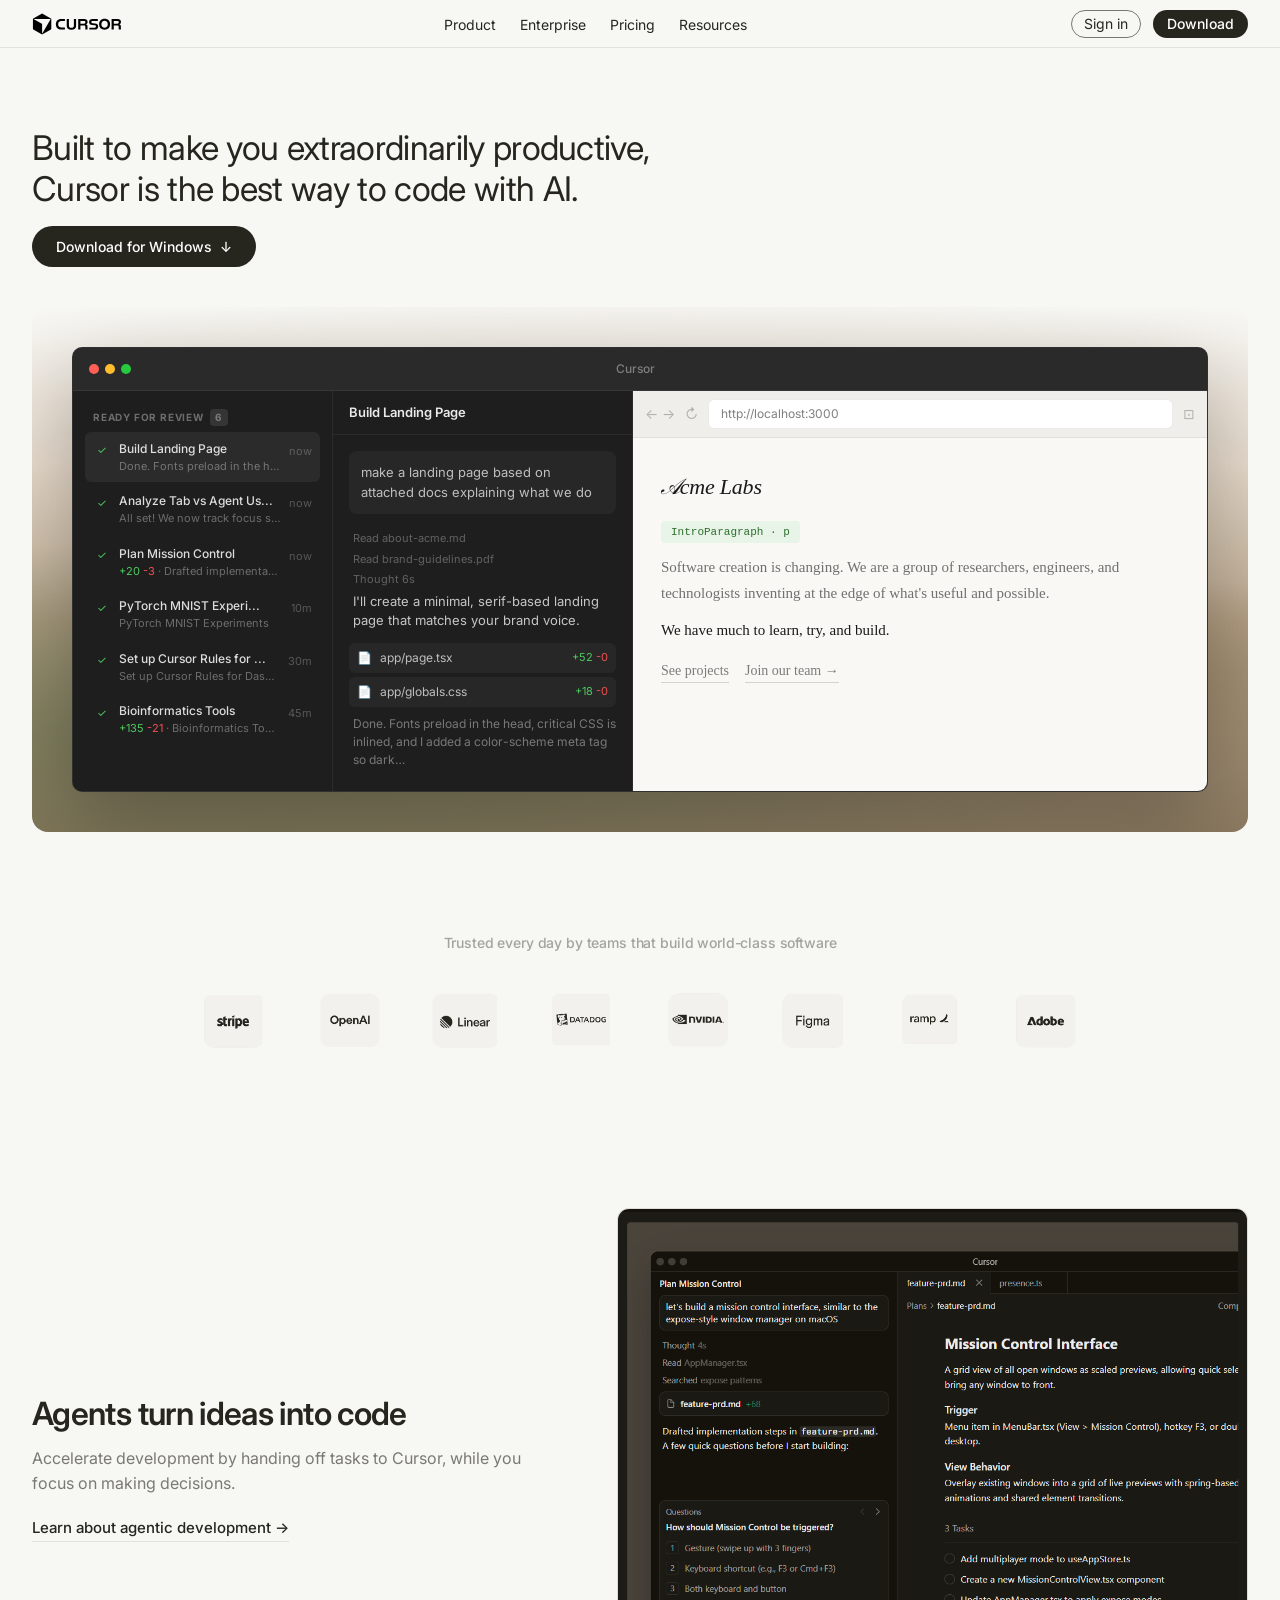
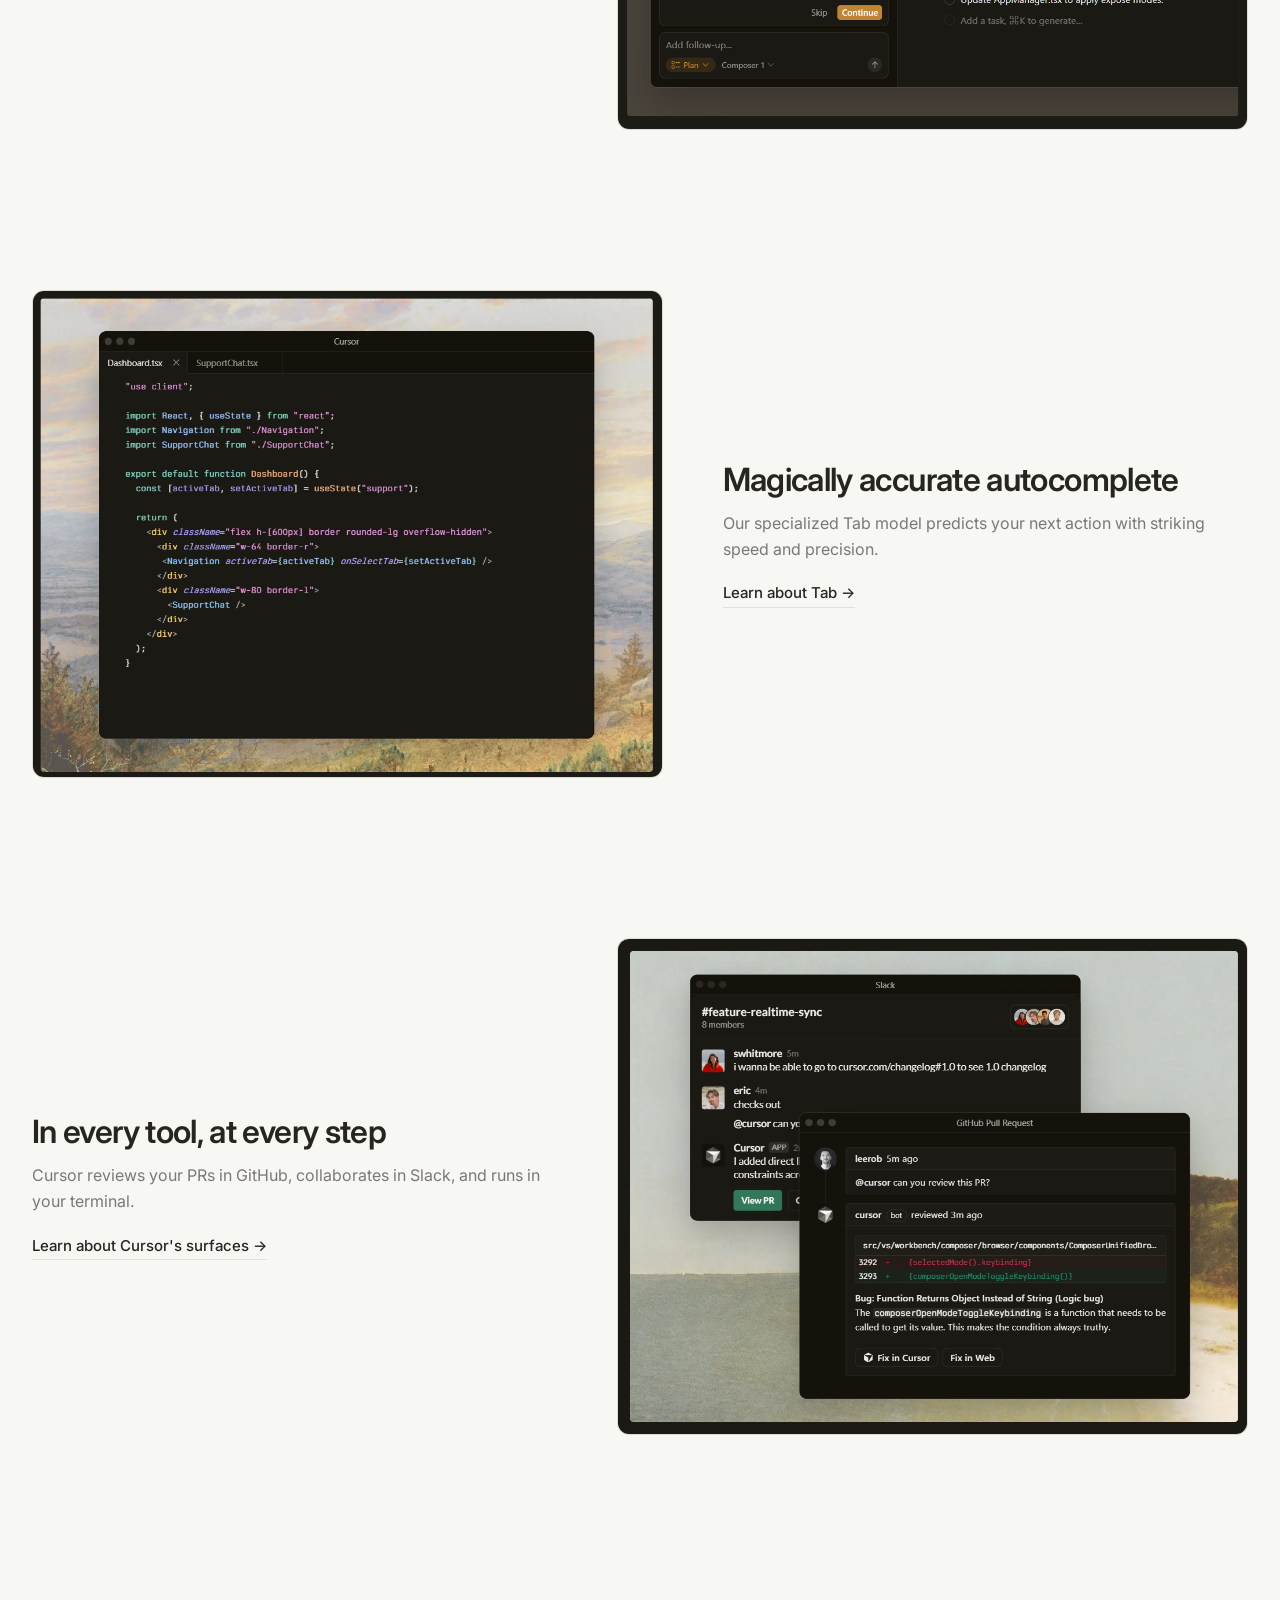
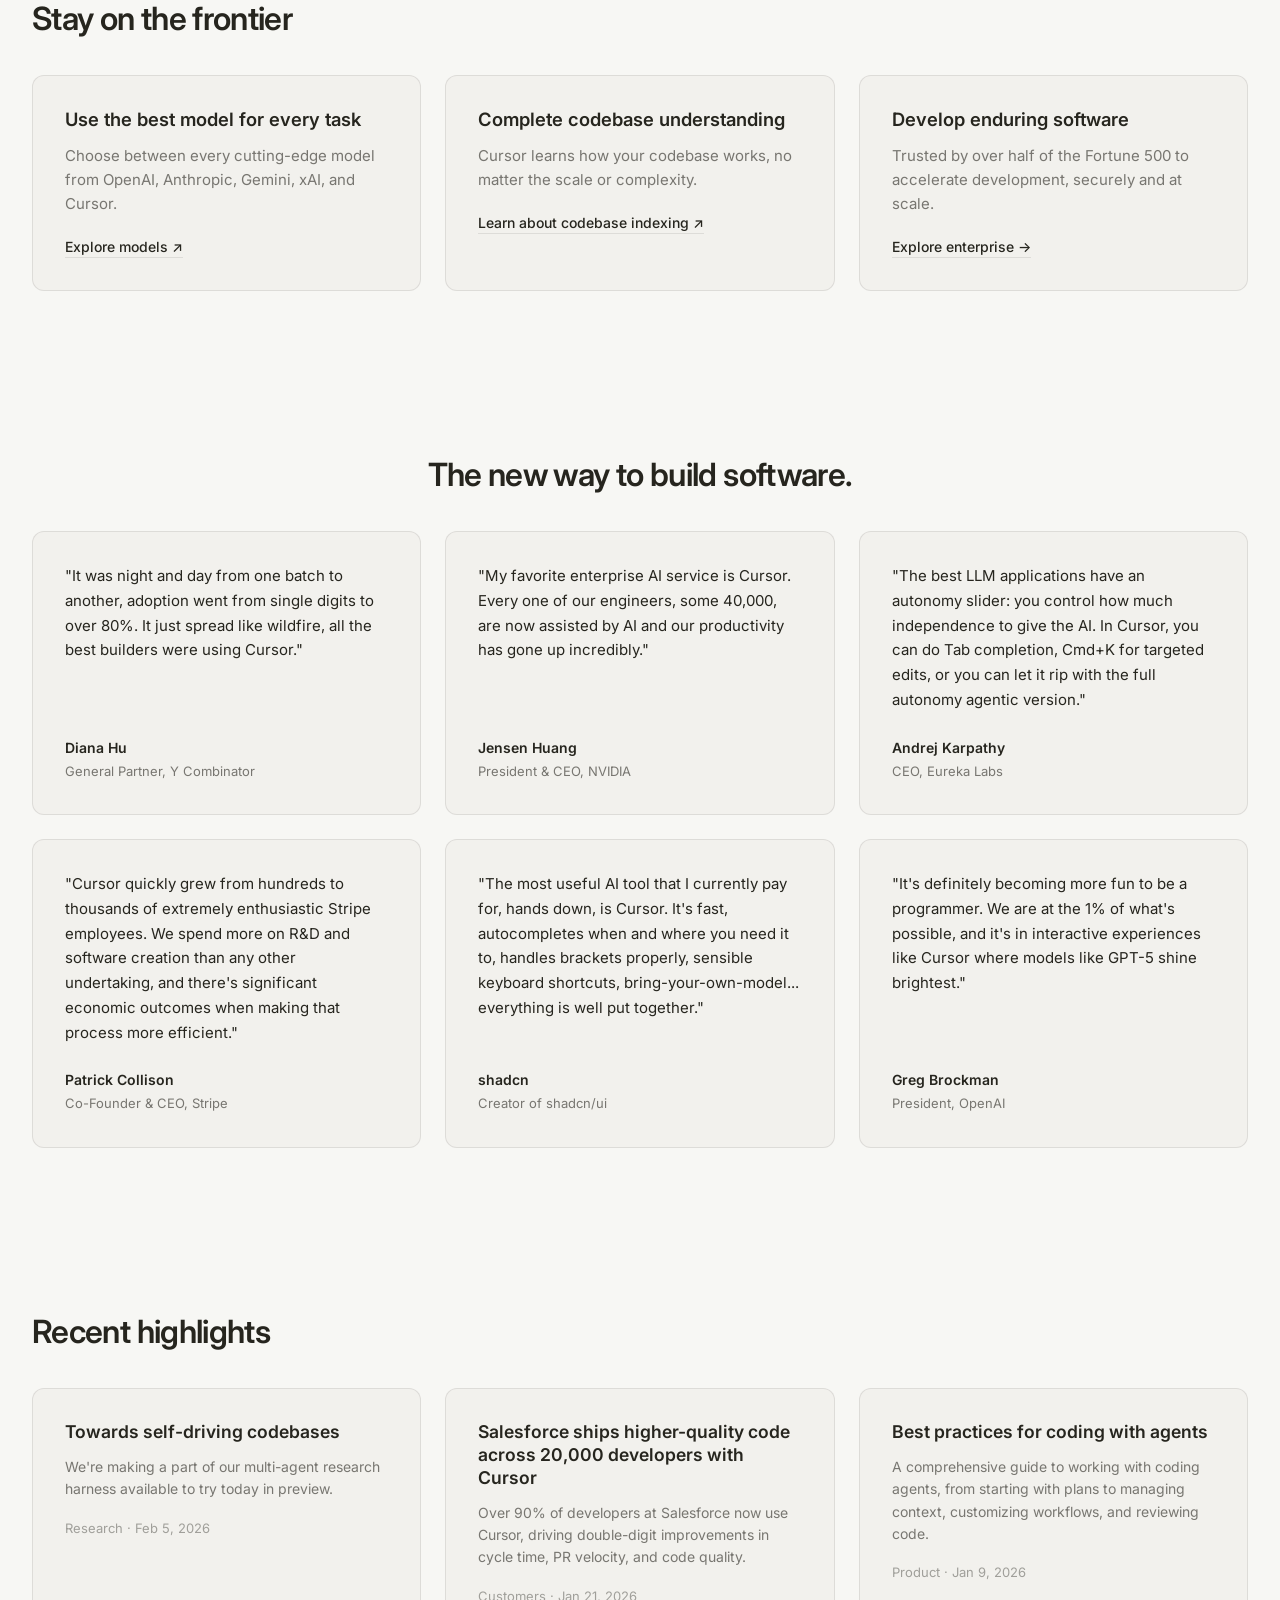
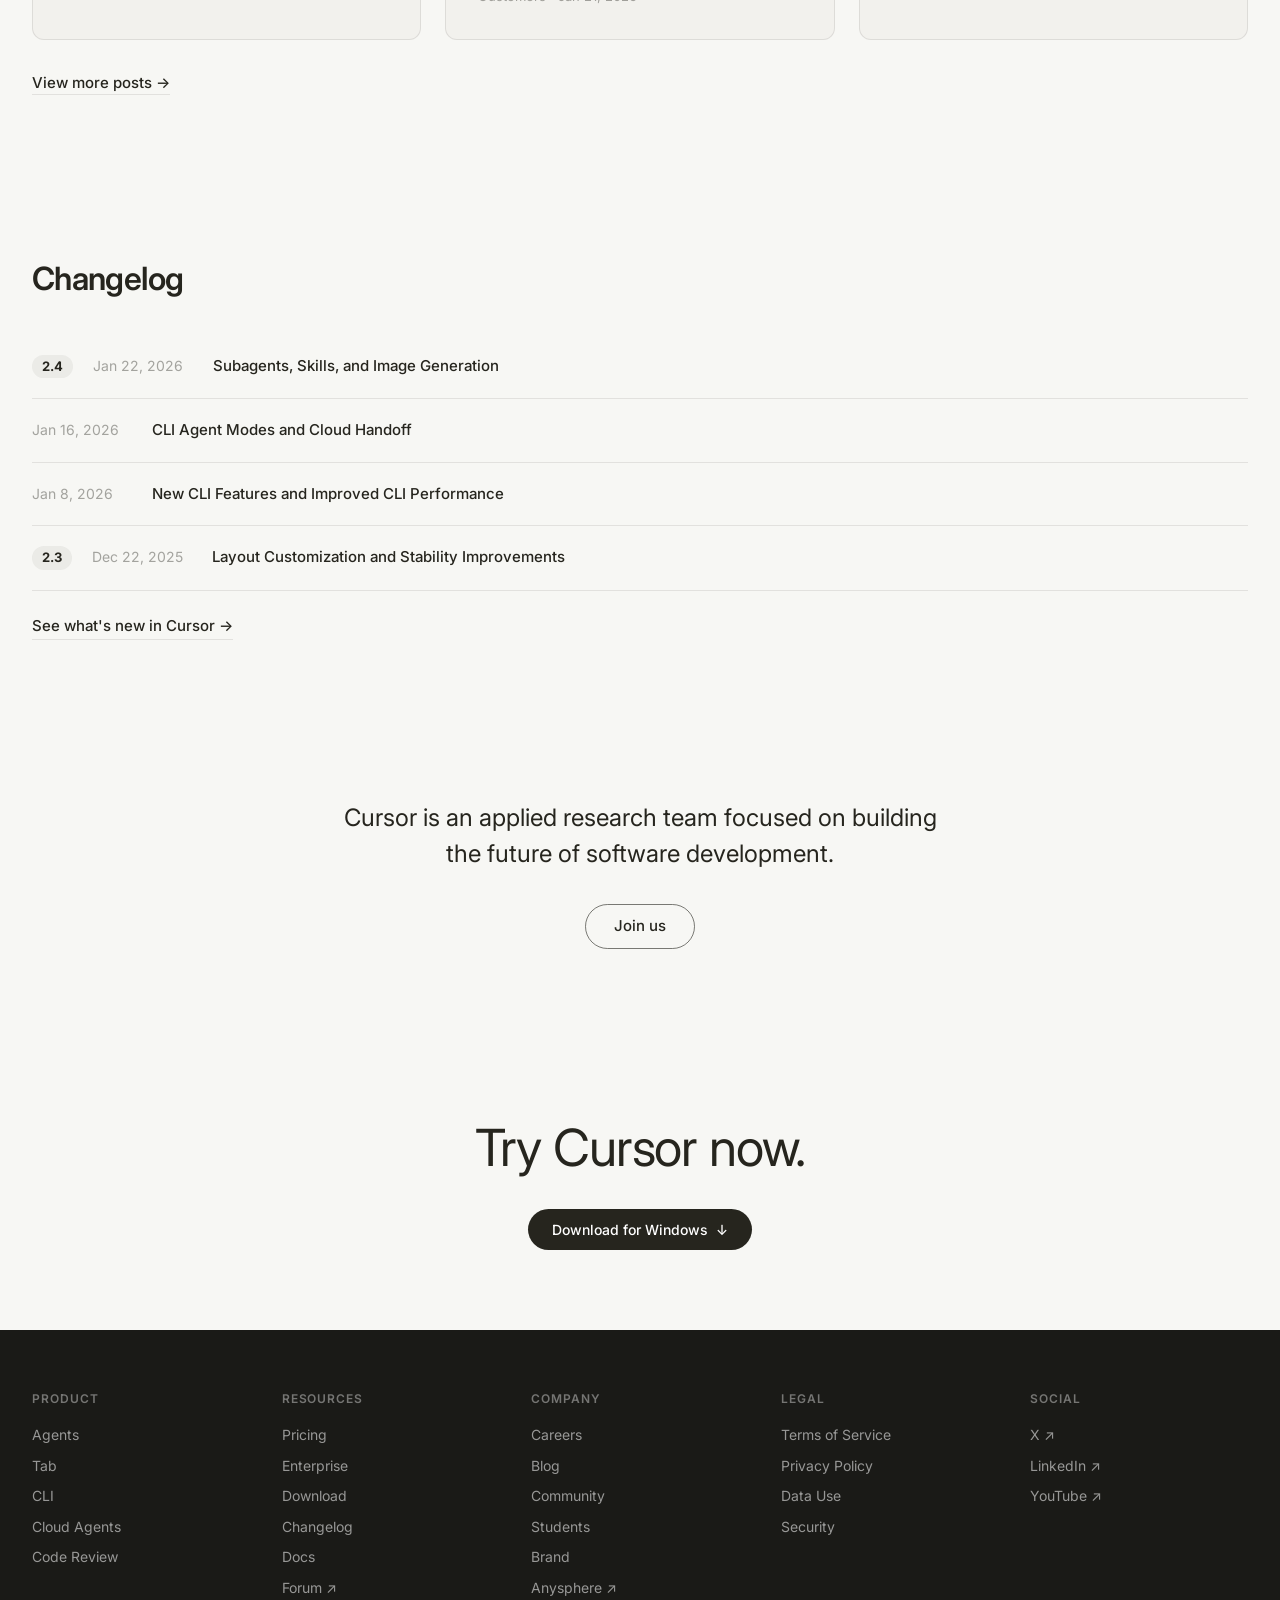
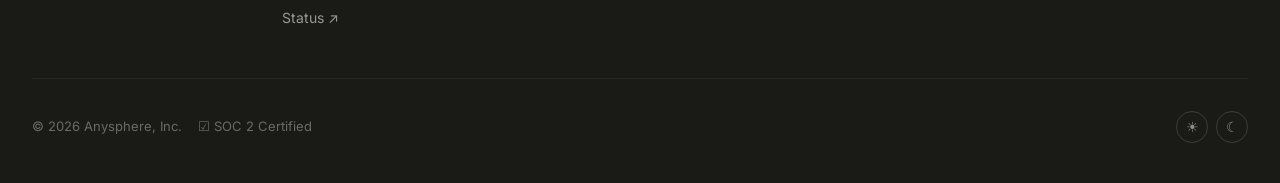
<file: Assignments/Cursor-Page-Design/index.html>
<!DOCTYPE html>
<html lang="en">
<head>
    <meta charset="UTF-8">
    <meta name="viewport" content="width=device-width, initial-scale=1.0">
    <title>Cursor - The AI Code Editor</title>
    <link rel="stylesheet" href="style.css">
    <link rel="preconnect" href="https://fonts.googleapis.com">
    <link rel="preconnect" href="https://fonts.gstatic.com" crossorigin>
    <link href="https://fonts.googleapis.com/css2?family=Inter:wght@300;400;500;600;700&display=swap" rel="stylesheet">
</head>
<body>

    <!-- ========== 1. TOP NAVIGATION BAR ========== -->
    <header class="navbar">
        <div class="container nav-container">
            <a href="#" class="nav-logo">
                <img src="assets/logos/Cursor_Logo_0.svg" alt="Cursor" class="nav-logo-img nav-logo-light">
                <img src="assets/logos/Cursor_Logo_for_dark_mode.svg" alt="Cursor" class="nav-logo-img nav-logo-dark">
            </a>
            <nav class="nav-links">
                <a href="#features">Product</a>
                <a href="#enterprise">Enterprise</a>
                <a href="#pricing">Pricing</a>
                <a href="#resources">Resources</a>
            </nav>
            <div class="nav-actions">
                <a href="#signin" class="nav-signin">Sign in</a>
                <a href="#download" class="btn-download">Download</a>
            </div>
        </div>
    </header>

    <!-- ========== 2. HERO SECTION ========== -->
    <section class="hero">
        <div class="container">
            <div class="hero-content">
                <h1 class="hero-title">Built to make you extraordinarily productive, Cursor is the best way to code with AI.</h1>
                <a href="#download" class="btn-hero">
                    Download for Windows
                    <span class="btn-hero-icon">↓</span>
                </a>
            </div>
            <div class="hero-demo">
                <!-- IDE Demo Window -->
                <div class="ide-window">
                    <div class="ide-titlebar">
                        <div class="ide-dots">
                            <span class="ide-dot"></span>
                            <span class="ide-dot"></span>
                            <span class="ide-dot"></span>
                        </div>
                        <span class="ide-title">Cursor</span>
                        <div class="ide-titlebar-spacer"></div>
                    </div>
                    <div class="ide-body">
                        <!-- Sidebar -->
                        <div class="ide-sidebar">
                            <div class="ide-sidebar-section">
                                <div class="ide-sidebar-label">READY FOR REVIEW <span>6</span></div>
                                <div class="ide-sidebar-item active">
                                    <span class="ide-item-icon check">✓</span>
                                    <div class="ide-item-text">
                                        <span class="ide-item-name">Build Landing Page</span>
                                        <span class="ide-item-desc">Done. Fonts preload in the head,...</span>
                                    </div>
                                    <span class="ide-item-time">now</span>
                                </div>
                                <div class="ide-sidebar-item">
                                    <span class="ide-item-icon check">✓</span>
                                    <div class="ide-item-text">
                                        <span class="ide-item-name">Analyze Tab vs Agent Us...</span>
                                        <span class="ide-item-desc">All set! We now track focus shar...</span>
                                    </div>
                                    <span class="ide-item-time">now</span>
                                </div>
                                <div class="ide-sidebar-item">
                                    <span class="ide-item-icon check">✓</span>
                                    <div class="ide-item-text">
                                        <span class="ide-item-name">Plan Mission Control</span>
                                        <span class="ide-item-desc"><span class="green">+20</span> <span class="red">-3</span> · Drafted implementation...</span>
                                    </div>
                                    <span class="ide-item-time">now</span>
                                </div>
                                <div class="ide-sidebar-item">
                                    <span class="ide-item-icon check">✓</span>
                                    <div class="ide-item-text">
                                        <span class="ide-item-name">PyTorch MNIST Experi...</span>
                                        <span class="ide-item-desc">PyTorch MNIST Experiments</span>
                                    </div>
                                    <span class="ide-item-time">10m</span>
                                </div>
                                <div class="ide-sidebar-item">
                                    <span class="ide-item-icon check">✓</span>
                                    <div class="ide-item-text">
                                        <span class="ide-item-name">Set up Cursor Rules for ...</span>
                                        <span class="ide-item-desc">Set up Cursor Rules for Dashboard</span>
                                    </div>
                                    <span class="ide-item-time">30m</span>
                                </div>
                                <div class="ide-sidebar-item">
                                    <span class="ide-item-icon check">✓</span>
                                    <div class="ide-item-text">
                                        <span class="ide-item-name">Bioinformatics Tools</span>
                                        <span class="ide-item-desc"><span class="green">+135</span> <span class="red">-21</span> · Bioinformatics Tools</span>
                                    </div>
                                    <span class="ide-item-time">45m</span>
                                </div>
                            </div>
                        </div>
                        <!-- Chat Panel -->
                        <div class="ide-chat">
                            <div class="ide-chat-header">Build Landing Page</div>
                            <div class="ide-chat-body">
                                <div class="ide-chat-user">make a landing page based on attached docs explaining what we do</div>
                                <div class="ide-chat-meta">Read about-acme.md</div>
                                <div class="ide-chat-meta">Read brand-guidelines.pdf</div>
                                <div class="ide-chat-meta">Thought 6s</div>
                                <div class="ide-chat-response">I'll create a minimal, serif-based landing page that matches your brand voice.</div>
                                <div class="ide-chat-file">
                                    <span class="file-icon">📄</span>
                                    <span class="file-name">app/page.tsx</span>
                                    <span class="file-diff"><span class="green">+52</span> <span class="red">-0</span></span>
                                </div>
                                <div class="ide-chat-file">
                                    <span class="file-icon">📄</span>
                                    <span class="file-name">app/globals.css</span>
                                    <span class="file-diff"><span class="green">+18</span> <span class="red">-0</span></span>
                                </div>
                                <div class="ide-chat-done">Done. Fonts preload in the head, critical CSS is inlined, and I added a color-scheme meta tag so dark…</div>
                            </div>
                        </div>
                        <!-- Browser Preview Panel -->
                        <div class="ide-browser">
                            <div class="browser-toolbar">
                                <div class="browser-nav">← →</div>
                                <span class="browser-nav">↻</span>
                                <div class="browser-url">http://localhost:3000</div>
                                <span class="browser-action">⊡</span>
                            </div>
                            <div class="browser-content">
                                <h2>𝒜cme Labs</h2>
                                <span class="browser-tag">IntroParagraph · p</span>
                                <p class="browser-body-text">Software creation is changing. We are a group of researchers, engineers, and technologists inventing at the edge of what's useful and possible.</p>
                                <p class="browser-body-text bold-text">We have much to learn, try, and build.</p>
                                <div class="browser-links">
                                    <a href="#">See projects</a>
                                    <a href="#">Join our team →</a>
                                </div>
                            </div>
                        </div>
                    </div>
                </div>
            </div>
        </div>
    </section>

    <!-- ========== 3. TRUSTED BY / LOGOS ========== -->
    <section class="trusted-by">
        <div class="container">
            <h2 class="trusted-title">Trusted every day by teams that build world-class software</h2>
            <div class="logo-row">
                <div class="company-logo">
                    <img src="assets/logos/stripe.png" alt="Stripe">
                </div>
                <div class="company-logo">
                    <img src="assets/logos/openai.png" alt="OpenAI">
                </div>
                <div class="company-logo">
                    <img src="assets/logos/linear.png" alt="Linear">
                </div>
                <div class="company-logo">
                    <img src="assets/logos/datadog.png" alt="Datadog">
                </div>
                <div class="company-logo">
                    <img src="assets/logos/nvidia.png" alt="NVIDIA">
                </div>
                <div class="company-logo">
                    <img src="assets/logos/figma.png" alt="Figma">
                </div>
                <div class="company-logo">
                    <img src="assets/logos/ramp.png" alt="Ramp">
                </div>
                <div class="company-logo">
                    <img src="assets/logos/adobe.png" alt="Adobe">
                </div>
            </div>
        </div>
    </section>

    <!-- ========== 4. FEATURE SECTION 1 - Agents ========== -->
    <section class="feature-section" id="features">
        <div class="container">
            <div class="feature-block">
                <div class="feature-text">
                    <h2 class="feature-heading">Agents turn ideas into code</h2>
                    <p class="feature-desc">Accelerate development by handing off tasks to Cursor, while you focus on making decisions.</p>
                    <a href="#" class="feature-link">Learn about agentic development →</a>
                </div>
                <div class="feature-media">
                    <img src="assets/logos/Agent-turns-ideas-into-code.png" alt="Cursor Agent Demo">
                </div>
            </div>
        </div>
    </section>

    <!-- ========== 4. FEATURE SECTION 2 - Tab Autocomplete ========== -->
    <section class="feature-section alt">
        <div class="container">
            <div class="feature-block reverse">
                <div class="feature-text">
                    <h2 class="feature-heading">Magically accurate autocomplete</h2>
                    <p class="feature-desc">Our specialized Tab model predicts your next action with striking speed and precision.</p>
                    <a href="#" class="feature-link">Learn about Tab →</a>
                </div>
                <div class="feature-media">
                    <img src="assets/logos/magically accurate autocomplete.png" alt="Tab Autocomplete Demo">
                </div>
            </div>
        </div>
    </section>

    <!-- ========== 4. FEATURE SECTION 3 - Multi-surface ========== -->
    <section class="feature-section">
        <div class="container">
            <div class="feature-block">
                <div class="feature-text">
                    <h2 class="feature-heading">In every tool, at every step</h2>
                    <p class="feature-desc">Cursor reviews your PRs in GitHub, collaborates in Slack, and runs in your terminal.</p>
                    <a href="#" class="feature-link">Learn about Cursor's surfaces →</a>
                </div>
                <div class="feature-media">
                    <img src="assets/logos/in every tool.png" alt="Multi-surface Integration">
                </div>
            </div>
        </div>
    </section>

    <!-- ========== 5. FEATURE CARDS - Stay on the frontier ========== -->
    <section class="feature-cards">
        <div class="container">
            <h2 class="cards-section-title">Stay on the frontier</h2>
            <div class="cards-grid">
                <div class="card">
                    <h3 class="card-title">Use the best model for every task</h3>
                    <p class="card-desc">Choose between every cutting-edge model from OpenAI, Anthropic, Gemini, xAI, and Cursor.</p>
                    <a href="#" class="card-link">Explore models ↗</a>
                </div>
                <div class="card">
                    <h3 class="card-title">Complete codebase understanding</h3>
                    <p class="card-desc">Cursor learns how your codebase works, no matter the scale or complexity.</p>
                    <a href="#" class="card-link">Learn about codebase indexing ↗</a>
                </div>
                <div class="card">
                    <h3 class="card-title">Develop enduring software</h3>
                    <p class="card-desc">Trusted by over half of the Fortune 500 to accelerate development, securely and at scale.</p>
                    <a href="#" class="card-link">Explore enterprise →</a>
                </div>
            </div>
        </div>
    </section>

    <!-- ========== 6. TESTIMONIALS ========== -->
    <section class="testimonials">
        <div class="container">
            <h2 class="testimonials-heading">The new way to build software.</h2>
            <div class="testimonials-grid">
                <div class="testimonial-card">
                    <blockquote class="testimonial-quote">"It was night and day from one batch to another, adoption went from single digits to over 80%. It just spread like wildfire, all the best builders were using Cursor."</blockquote>
                    <div class="testimonial-author">
                        <strong>Diana Hu</strong>
                        <span>General Partner, Y Combinator</span>
                    </div>
                </div>
                <div class="testimonial-card">
                    <blockquote class="testimonial-quote">"My favorite enterprise AI service is Cursor. Every one of our engineers, some 40,000, are now assisted by AI and our productivity has gone up incredibly."</blockquote>
                    <div class="testimonial-author">
                        <strong>Jensen Huang</strong>
                        <span>President &amp; CEO, NVIDIA</span>
                    </div>
                </div>
                <div class="testimonial-card">
                    <blockquote class="testimonial-quote">"The best LLM applications have an autonomy slider: you control how much independence to give the AI. In Cursor, you can do Tab completion, Cmd+K for targeted edits, or you can let it rip with the full autonomy agentic version."</blockquote>
                    <div class="testimonial-author">
                        <strong>Andrej Karpathy</strong>
                        <span>CEO, Eureka Labs</span>
                    </div>
                </div>
                <div class="testimonial-card">
                    <blockquote class="testimonial-quote">"Cursor quickly grew from hundreds to thousands of extremely enthusiastic Stripe employees. We spend more on R&amp;D and software creation than any other undertaking, and there's significant economic outcomes when making that process more efficient."</blockquote>
                    <div class="testimonial-author">
                        <strong>Patrick Collison</strong>
                        <span>Co-Founder &amp; CEO, Stripe</span>
                    </div>
                </div>
                <div class="testimonial-card">
                    <blockquote class="testimonial-quote">"The most useful AI tool that I currently pay for, hands down, is Cursor. It's fast, autocompletes when and where you need it to, handles brackets properly, sensible keyboard shortcuts, bring-your-own-model... everything is well put together."</blockquote>
                    <div class="testimonial-author">
                        <strong>shadcn</strong>
                        <span>Creator of shadcn/ui</span>
                    </div>
                </div>
                <div class="testimonial-card">
                    <blockquote class="testimonial-quote">"It's definitely becoming more fun to be a programmer. We are at the 1% of what's possible, and it's in interactive experiences like Cursor where models like GPT-5 shine brightest."</blockquote>
                    <div class="testimonial-author">
                        <strong>Greg Brockman</strong>
                        <span>President, OpenAI</span>
                    </div>
                </div>
            </div>
        </div>
    </section>

    <!-- ========== 7. RECENT HIGHLIGHTS / STORIES ========== -->
    <section class="highlights">
        <div class="container">
            <h2 class="highlights-heading">Recent highlights</h2>
            <div class="highlights-grid">
                <a href="#" class="highlight-card">
                    <h3>Towards self-driving codebases</h3>
                    <p>We're making a part of our multi-agent research harness available to try today in preview.</p>
                    <span class="highlight-meta">Research · Feb 5, 2026</span>
                </a>
                <a href="#" class="highlight-card">
                    <h3>Salesforce ships higher-quality code across 20,000 developers with Cursor</h3>
                    <p>Over 90% of developers at Salesforce now use Cursor, driving double-digit improvements in cycle time, PR velocity, and code quality.</p>
                    <span class="highlight-meta">Customers · Jan 21, 2026</span>
                </a>
                <a href="#" class="highlight-card">
                    <h3>Best practices for coding with agents</h3>
                    <p>A comprehensive guide to working with coding agents, from starting with plans to managing context, customizing workflows, and reviewing code.</p>
                    <span class="highlight-meta">Product · Jan 9, 2026</span>
                </a>
            </div>
            <a href="#" class="highlights-more">View more posts →</a>
        </div>
    </section>

    <!-- ========== 8. CHANGELOG ========== -->
    <section class="changelog" id="changelog">
        <div class="container">
            <h2 class="changelog-heading">Changelog</h2>
            <div class="changelog-list">
                <a href="#" class="changelog-item">
                    <span class="changelog-version">2.4</span>
                    <span class="changelog-date">Jan 22, 2026</span>
                    <span class="changelog-title">Subagents, Skills, and Image Generation</span>
                </a>
                <a href="#" class="changelog-item">
                    <span class="changelog-date">Jan 16, 2026</span>
                    <span class="changelog-title">CLI Agent Modes and Cloud Handoff</span>
                </a>
                <a href="#" class="changelog-item">
                    <span class="changelog-date">Jan 8, 2026</span>
                    <span class="changelog-title">New CLI Features and Improved CLI Performance</span>
                </a>
                <a href="#" class="changelog-item">
                    <span class="changelog-version">2.3</span>
                    <span class="changelog-date">Dec 22, 2025</span>
                    <span class="changelog-title">Layout Customization and Stability Improvements</span>
                </a>
            </div>
            <a href="#" class="changelog-more">See what's new in Cursor →</a>
        </div>
    </section>

    <!-- ========== 9. ABOUT / TEAM ========== -->
    <section class="about" id="about">
        <div class="container">
            <h3 class="about-text">Cursor is an applied research team focused on building the future of software development.</h3>
            <a href="#" class="btn-about">Join us</a>
        </div>
    </section>

    <!-- ========== 10. FINAL CTA ========== -->
    <section class="final-cta">
        <div class="container">
            <h2 class="cta-heading">Try Cursor now.</h2>
            <a href="#download" class="btn-hero">
                Download for Windows
                <span class="btn-hero-icon">↓</span>
            </a>
        </div>
    </section>

    <!-- ========== 11. FOOTER ========== -->
    <footer class="footer">
        <div class="container">
            <div class="footer-grid">
                <div class="footer-col">
                    <h4>Product</h4>
                    <ul>
                        <li><a href="#">Agents</a></li>
                        <li><a href="#">Tab</a></li>
                        <li><a href="#">CLI</a></li>
                        <li><a href="#">Cloud Agents</a></li>
                        <li><a href="#">Code Review</a></li>
                    </ul>
                </div>
                <div class="footer-col">
                    <h4>Resources</h4>
                    <ul>
                        <li><a href="#">Pricing</a></li>
                        <li><a href="#">Enterprise</a></li>
                        <li><a href="#">Download</a></li>
                        <li><a href="#">Changelog</a></li>
                        <li><a href="#">Docs</a></li>
                        <li><a href="#">Forum ↗</a></li>
                        <li><a href="#">Status ↗</a></li>
                    </ul>
                </div>
                <div class="footer-col">
                    <h4>Company</h4>
                    <ul>
                        <li><a href="#">Careers</a></li>
                        <li><a href="#">Blog</a></li>
                        <li><a href="#">Community</a></li>
                        <li><a href="#">Students</a></li>
                        <li><a href="#">Brand</a></li>
                        <li><a href="#">Anysphere ↗</a></li>
                    </ul>
                </div>
                <div class="footer-col">
                    <h4>Legal</h4>
                    <ul>
                        <li><a href="#">Terms of Service</a></li>
                        <li><a href="#">Privacy Policy</a></li>
                        <li><a href="#">Data Use</a></li>
                        <li><a href="#">Security</a></li>
                    </ul>
                </div>
                <div class="footer-col">
                    <h4>Social</h4>
                    <ul>
                        <li><a href="#">X ↗</a></li>
                        <li><a href="#">LinkedIn ↗</a></li>
                        <li><a href="#">YouTube ↗</a></li>
                    </ul>
                </div>
            </div>
            <div class="footer-bottom">
                <div class="footer-left">
                    <span>© 2026 Anysphere, Inc.</span>
                    <span class="footer-badge">☑ SOC 2 Certified</span>
                </div>
                <div class="footer-right">
                    <button class="theme-btn" onclick="document.body.classList.remove('dark-mode')" aria-label="Light mode">
                        ☀
                    </button>
                    <button class="theme-btn" onclick="document.body.classList.add('dark-mode')" aria-label="Dark mode">
                        ☾
                    </button>
                </div>
            </div>
        </div>
    </footer>

</body>
</html>
</file>
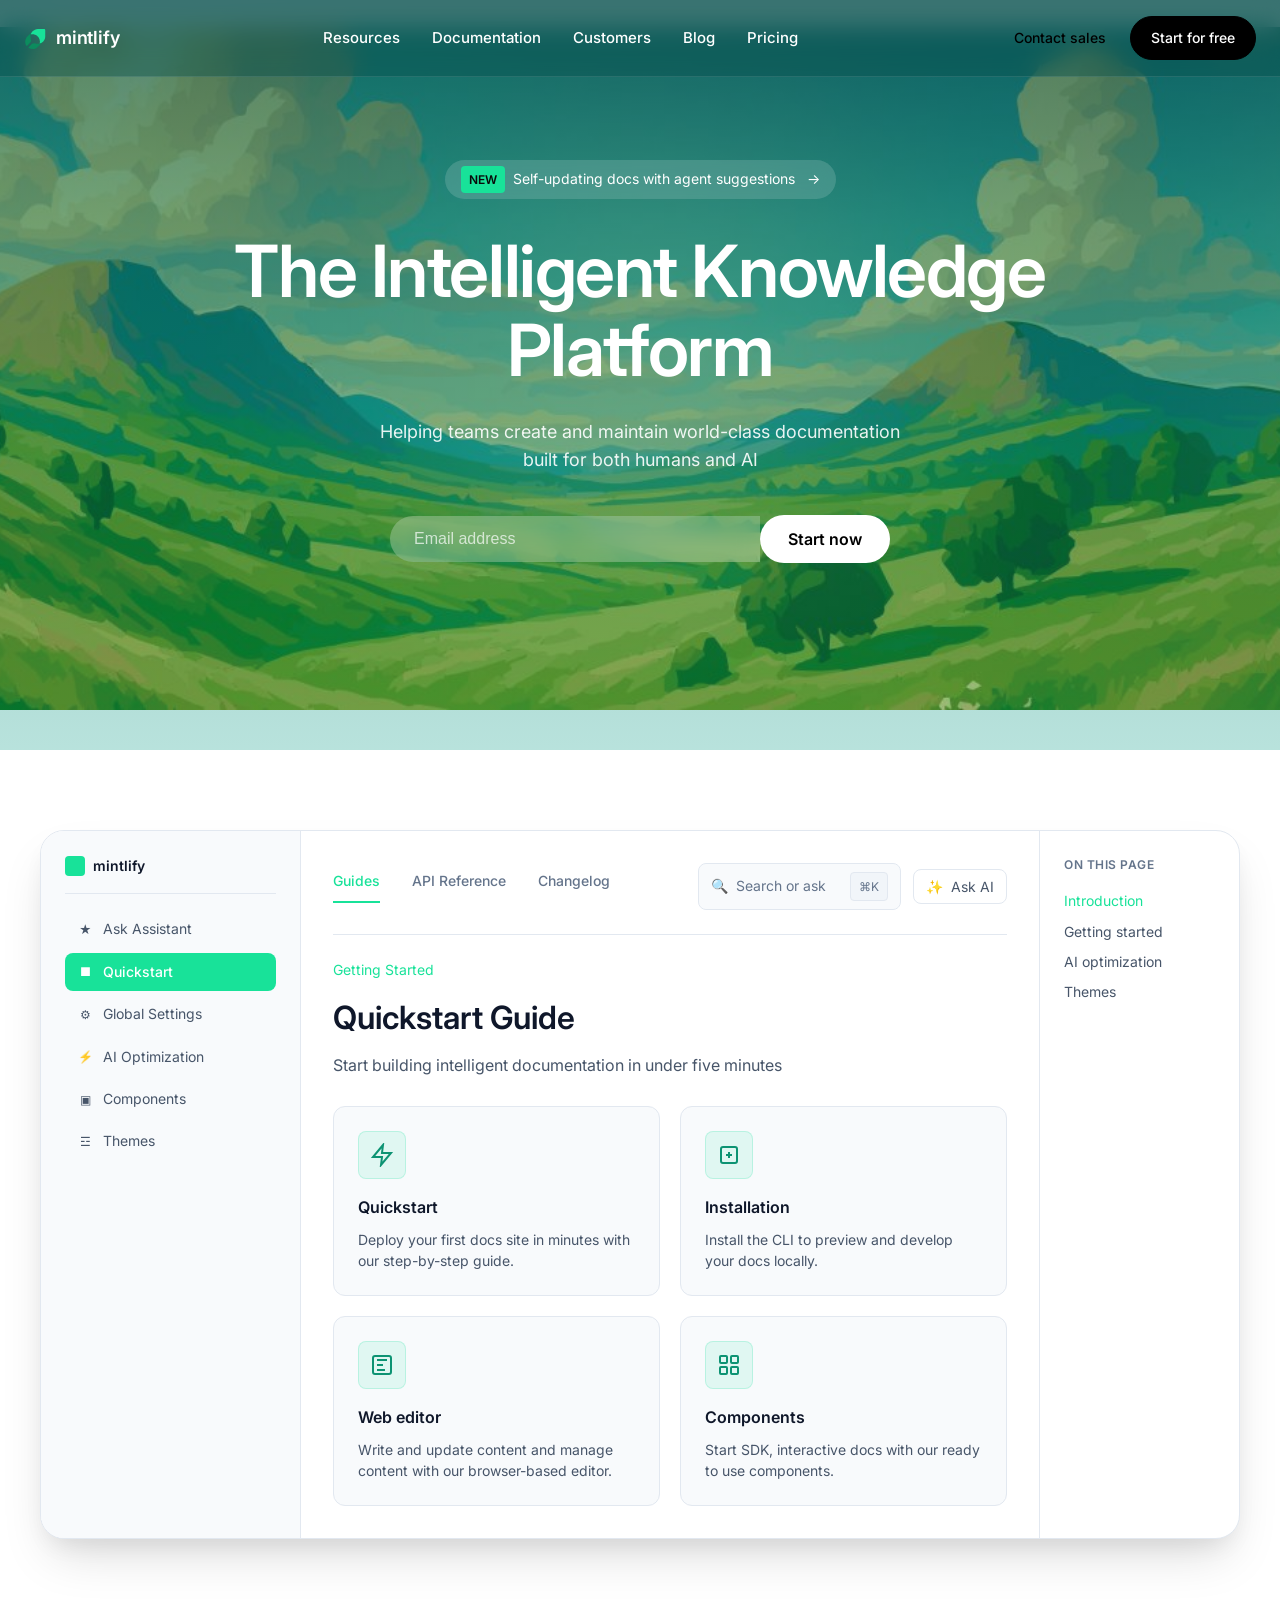
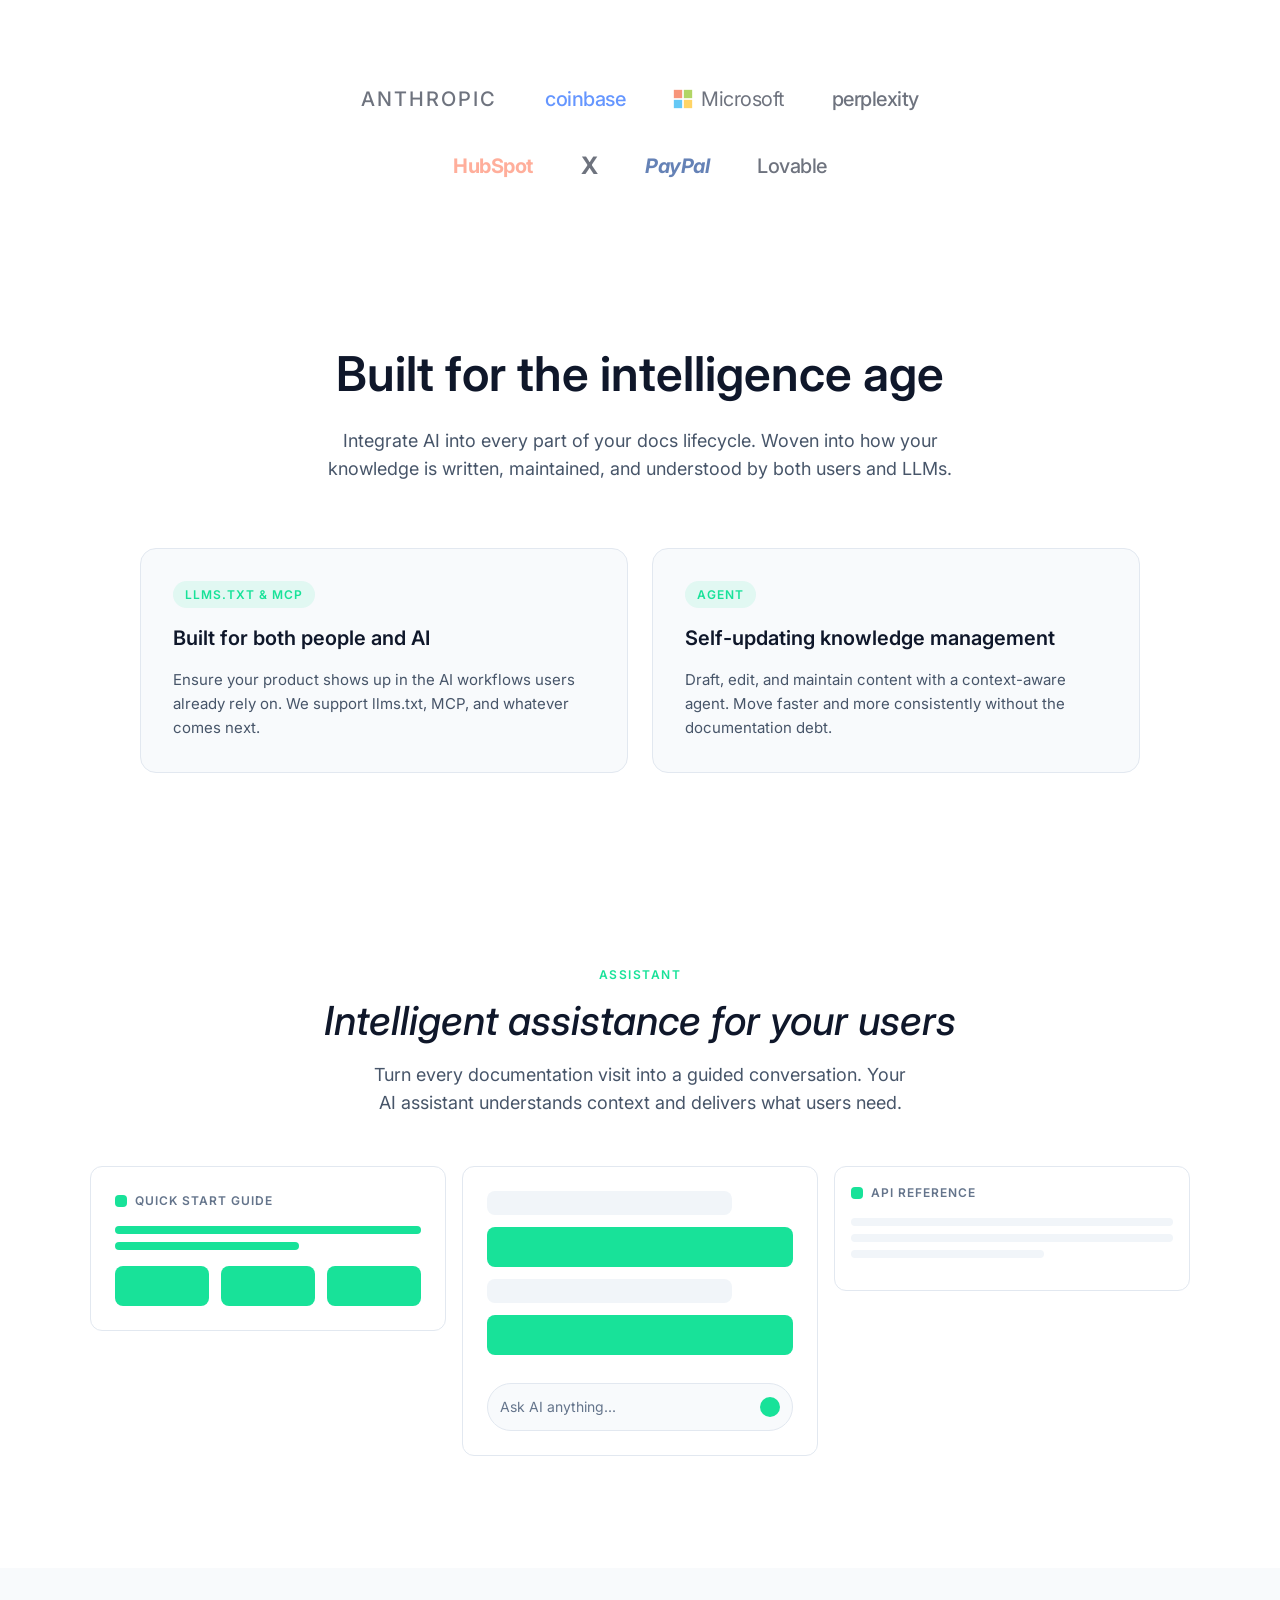
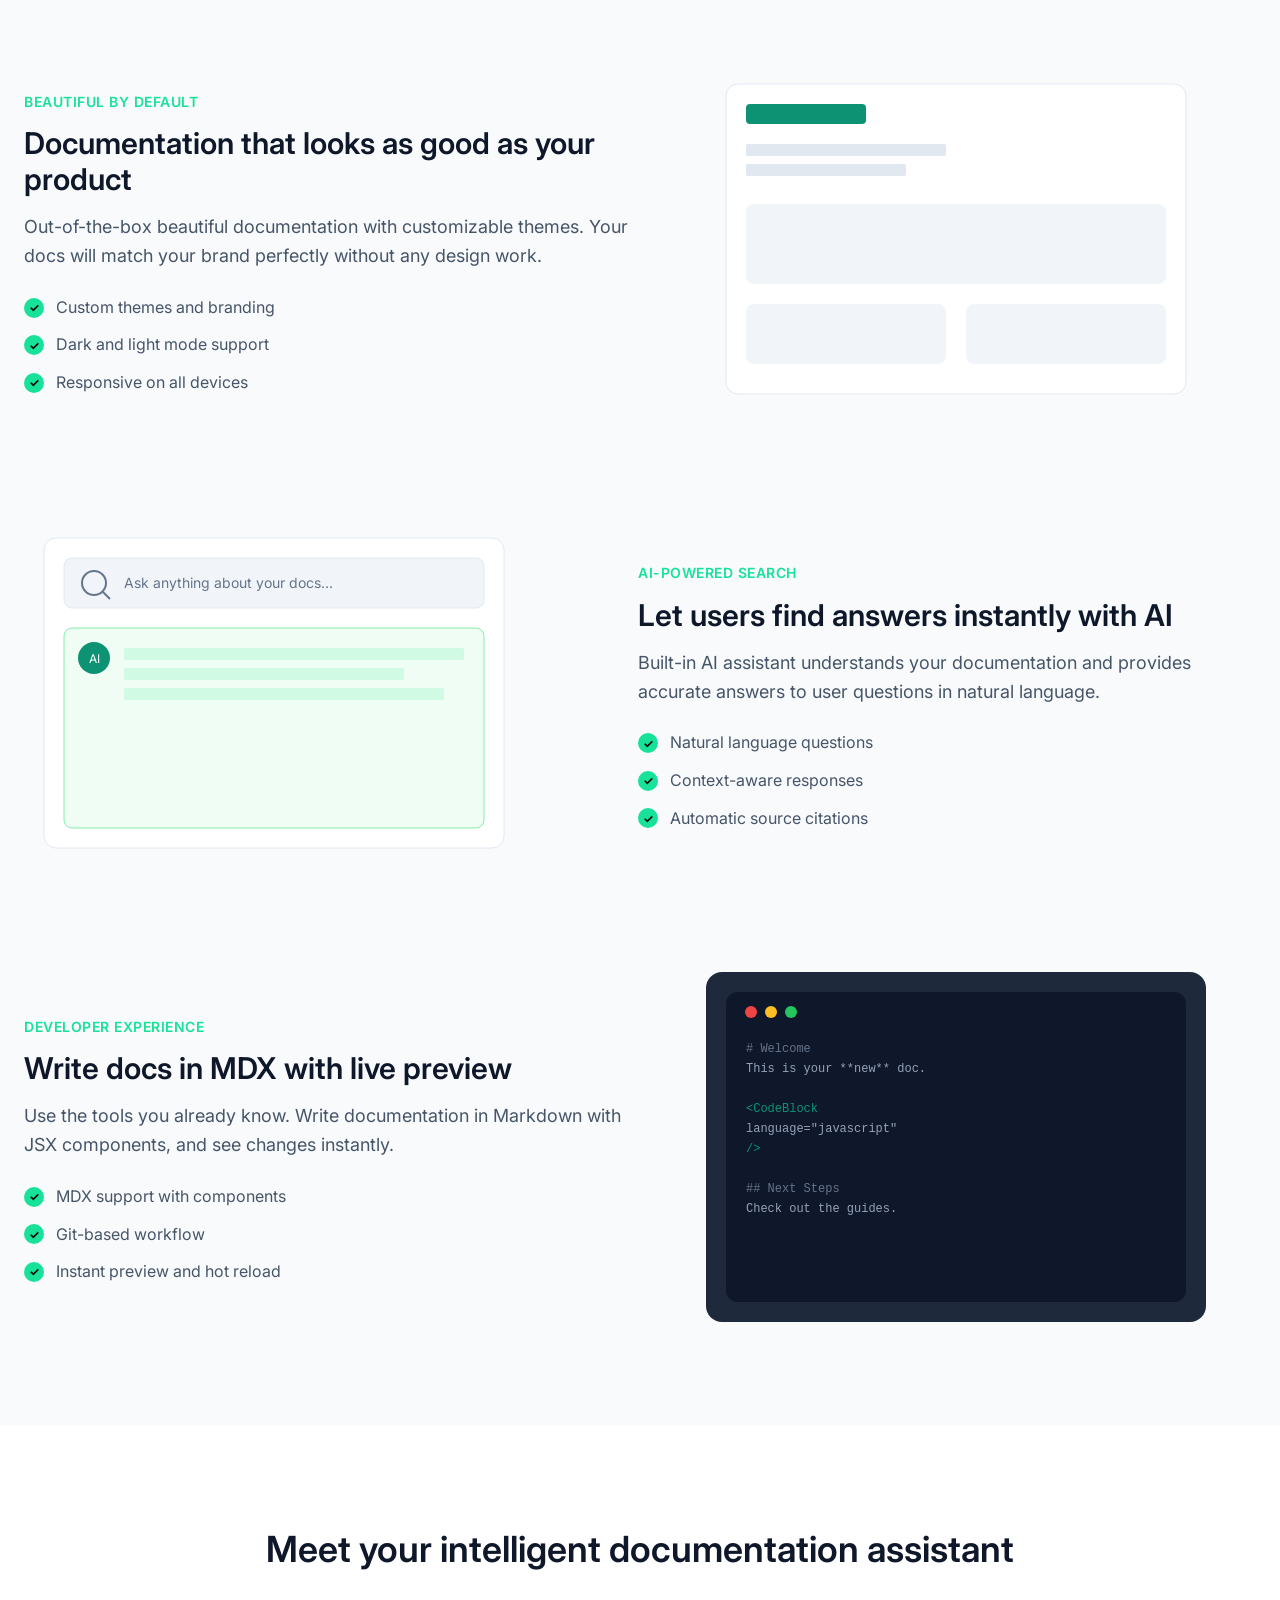
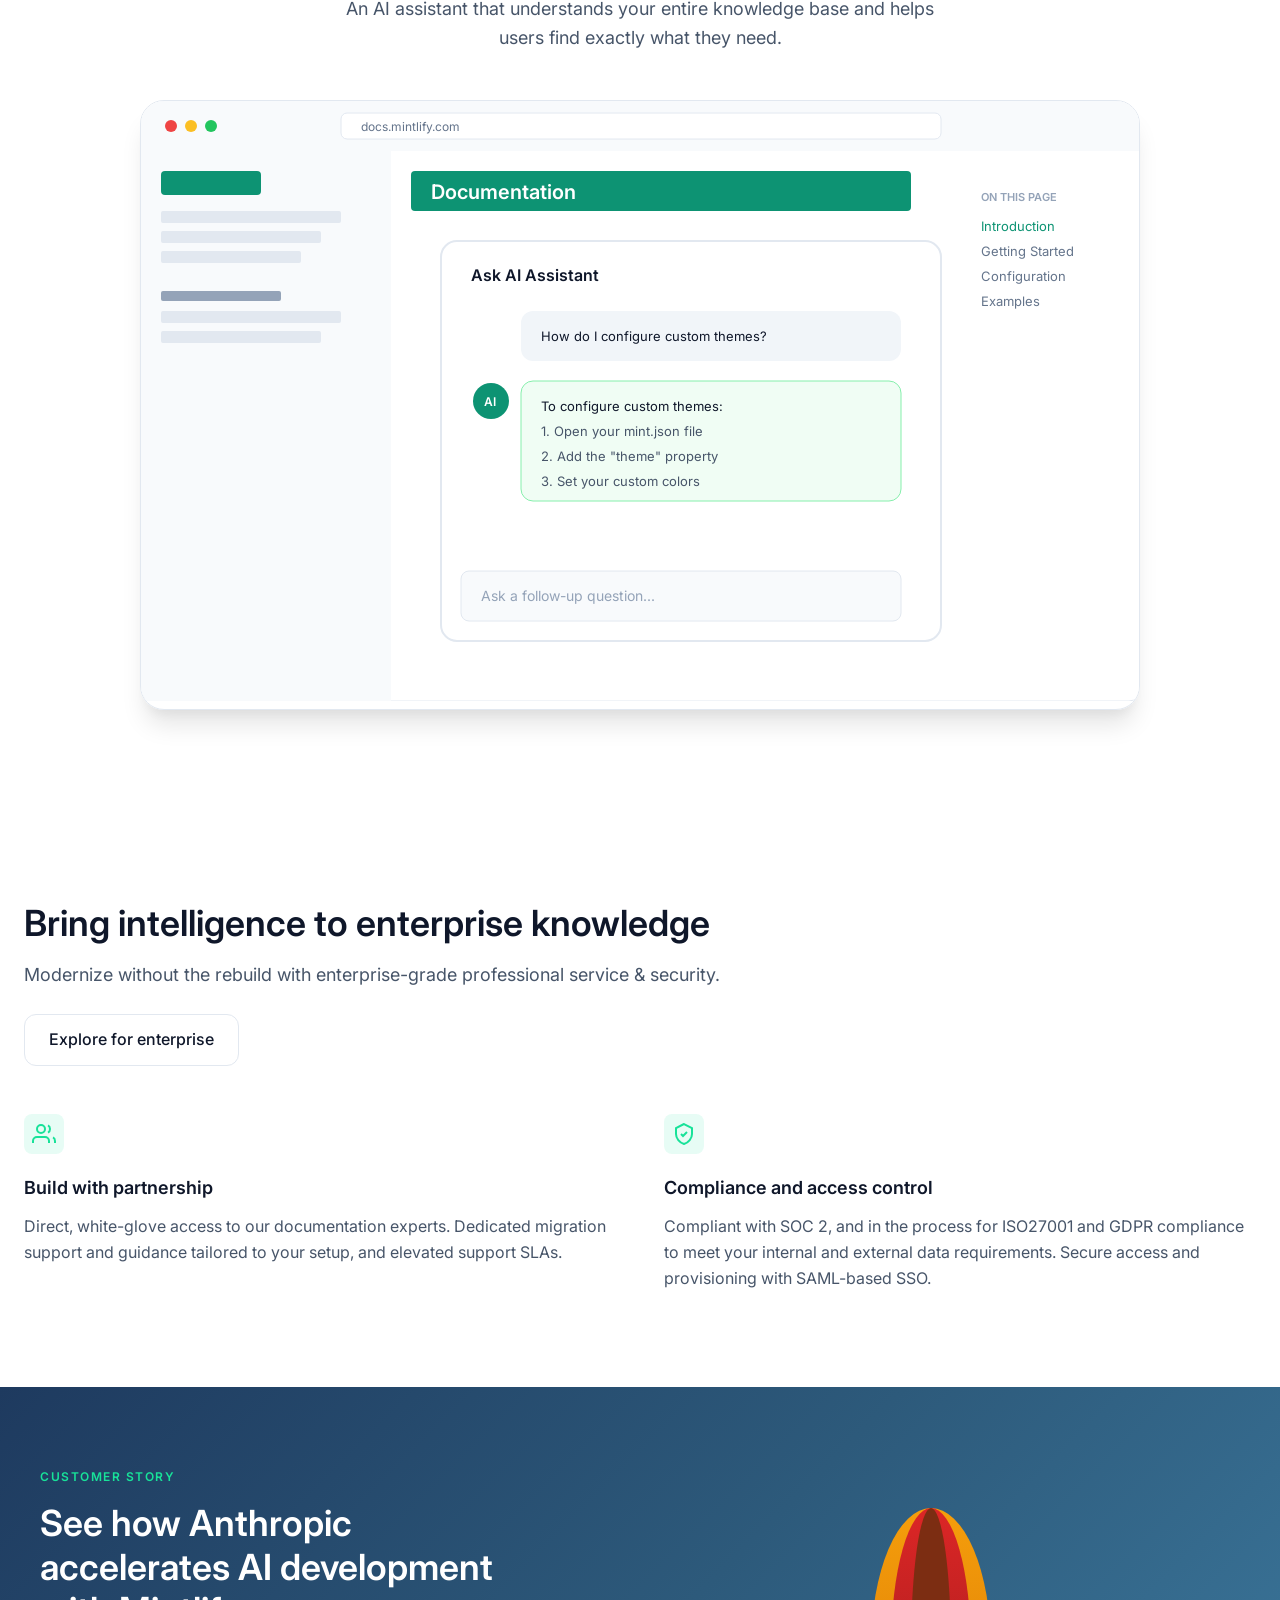
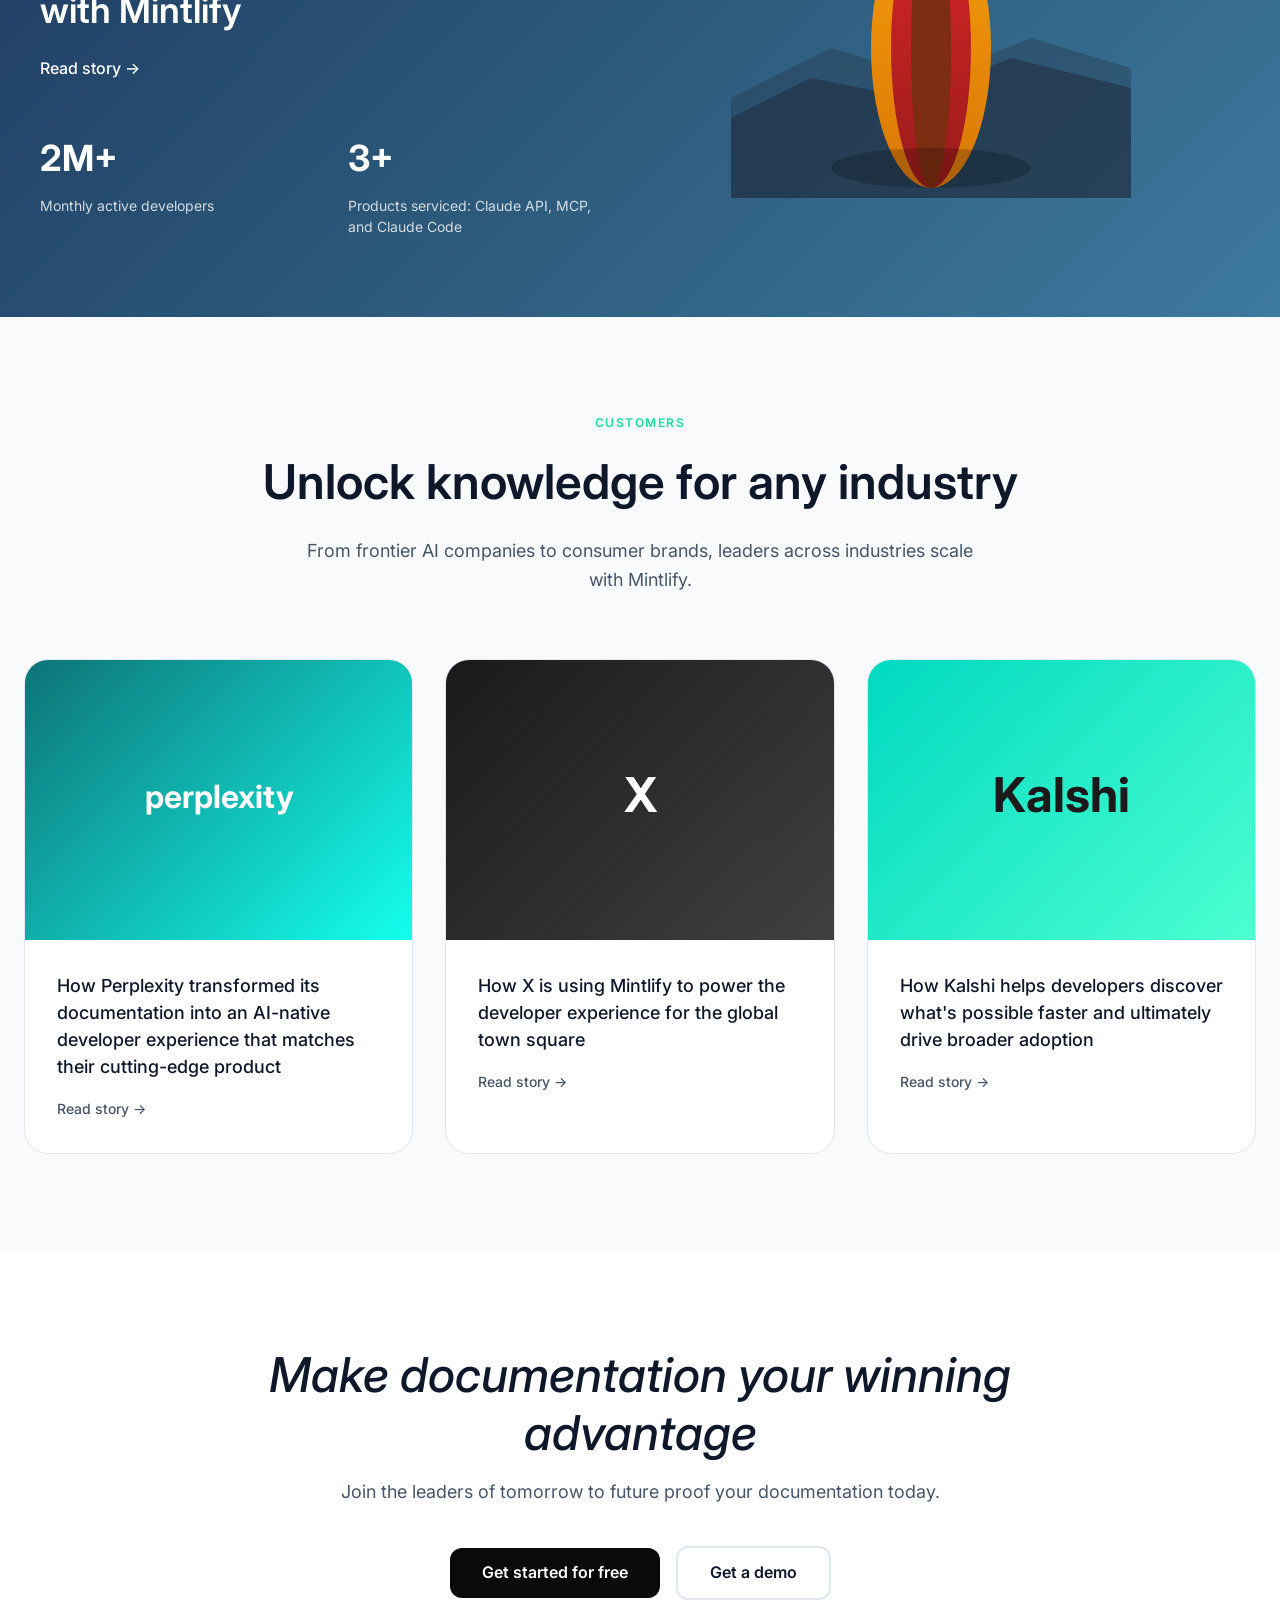
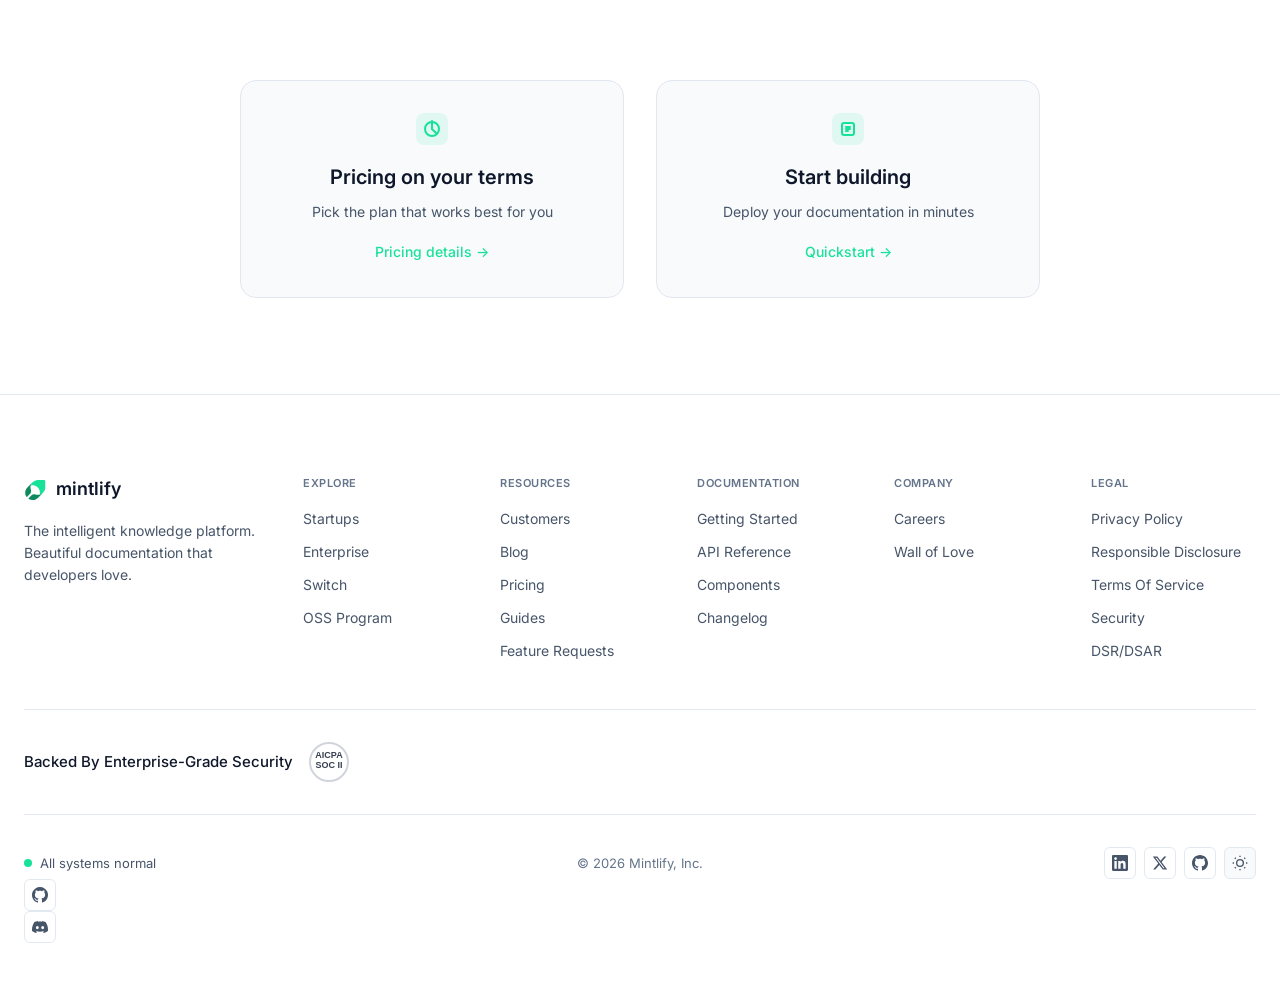
<file: Assignments/Documentation-Website-Mintlify/index.html>
<!DOCTYPE html>
<html lang="en">
<head>
    <meta charset="UTF-8">
    <meta name="viewport" content="width=device-width, initial-scale=1.0">
    <title>Mintlify - The Intelligent Knowledge Platform</title>

    <!-- Google Fonts - Inter -->
    <link rel="preconnect" href="https://fonts.googleapis.com">
    <link rel="preconnect" href="https://fonts.gstatic.com" crossorigin>
    <link href="https://fonts.googleapis.com/css2?family=Inter:wght@400;500;600;700&display=swap" rel="stylesheet">

    <!-- Main Stylesheet -->
    <link rel="stylesheet" href="css/styles.css">
</head>
<body>
    <!-- ========================================
         SECTION 1: TOP NAVIGATION BAR
         ======================================== -->
    <nav class="navbar">
        <div class="container">
            <a href="#" class="navbar-logo">
                <!-- Mint leaf icon only -->
                <svg width="24" height="24" viewBox="0 0 20 22" fill="none" xmlns="http://www.w3.org/2000/svg">
                    <path d="M18.4725 9.60528V3.91396C18.4725 3.30323 17.977 2.81641 17.3754 2.81641H11.6867C10.7931 2.81641 9.90842 2.99342 9.08564 3.32977C8.26285 3.67497 7.51085 4.17064 6.88271 4.80793L6.83847 4.85219C6.00684 5.69305 5.41408 6.73749 5.11328 7.88815C5.65296 7.74653 6.2103 7.67572 6.76767 7.66687C8.25399 7.64916 9.71378 8.12713 10.8993 9.02111C11.9698 9.81771 12.7837 10.9153 13.2261 12.181C13.6861 13.4644 13.7392 14.8629 13.3942 16.1817C14.5354 15.8808 15.5883 15.2878 16.4288 14.4558L16.473 14.4115C17.1011 13.7831 17.6054 13.0307 17.9504 12.2075C18.2955 11.3844 18.4636 10.4993 18.4636 9.60528H18.4725Z" fill="#18E299"/>
                    <path d="M4.9434 9.50941C4.95221 7.76347 5.64849 6.08807 6.87361 4.83594L2.14058 9.57113C2.12296 9.58876 2.10532 9.59758 2.08769 9.61522C0.933084 10.7615 0.23681 12.2959 0.122231 13.9183C0.0164654 15.435 0.413078 16.934 1.2592 18.1862C1.33991 18.3056 1.5589 18.3449 1.68229 18.2303L4.58202 15.338C5.48985 14.4298 5.7719 13.0806 5.34002 11.8726C5.06679 11.1231 4.93459 10.3207 4.9434 9.50941Z" fill="#0C8C5E"/>
                    <path d="M16.4445 14.4121C15.5367 15.3027 14.3997 15.92 13.1658 16.1933C11.923 16.4667 10.6362 16.3873 9.43757 15.9641C9.43757 15.9641 9.42874 15.9641 9.41992 15.9641C8.21243 15.532 6.86394 15.8141 5.95612 16.7136L3.05634 19.6058C2.93295 19.7293 2.95057 19.9321 3.10041 20.0291C4.35197 20.8668 5.85035 21.2724 7.36632 21.1666C8.98806 21.052 10.5128 20.3553 11.6674 19.2002L11.7115 19.1561L16.4445 14.4209V14.4121Z" fill="#0C8C5E"/>
                </svg>
                <span class="navbar-logo-text">mintlify</span>
            </a>

            <div class="navbar-links">
                <a href="#" class="navbar-link">Resources</a>
                <a href="#" class="navbar-link">Documentation</a>
                <a href="#" class="navbar-link">Customers</a>
                <a href="#" class="navbar-link">Blog</a>
                <a href="#" class="navbar-link">Pricing</a>
            </div>

            <div class="navbar-actions">
                <a href="#" class="btn btn-ghost">Contact sales</a>
                <a href="#" class="btn btn-primary">Start for free</a>
            </div>
        </div>
    </nav>

    <!-- ========================================
         SECTION 2: HERO SECTION
         ======================================== -->
    <section class="hero">
        <div class="container">
            <div class="hero-content">
                <div class="hero-badge">
                    <span class="hero-badge-new">NEW</span>
                    <span>Self-updating docs with agent suggestions</span>
                    <span style="margin-left: 4px;">&#8594;</span>
                </div>

                <h1 class="hero-title">
                    The Intelligent <span class="hero-title-highlight">Knowledge Platform</span>
                </h1>

                <p class="hero-description">
                    Helping teams create and maintain world-class documentation<br>
                    built for both humans and AI
                </p>

                <div class="hero-cta">
                    <input type="email" class="hero-input" placeholder="Email address">
                    <button class="hero-btn">Start now</button>
                </div>
            </div>

            <!-- Background image handles the illustration -->
        </div>
    </section>

    <!-- ========================================
         SECTION 3: DOCUMENTATION PREVIEW
         ======================================== -->
    <section class="docs-preview">
        <div class="container">
            <div class="docs-preview-container">
                <!-- Left Sidebar -->
                <aside class="docs-sidebar">
                    <div class="docs-sidebar-header">
                        <div class="docs-sidebar-logo"></div>
                        <span class="docs-sidebar-title">mintlify</span>
                    </div>

                    <nav class="docs-nav-section">
                        <a href="#" class="docs-nav-item">
                            <span class="docs-nav-icon">&#9733;</span>
                            Ask Assistant
                        </a>
                        <a href="#" class="docs-nav-item active">
                            <span class="docs-nav-icon">&#9632;</span>
                            Quickstart
                        </a>
                        <a href="#" class="docs-nav-item">
                            <span class="docs-nav-icon">&#9881;</span>
                            Global Settings
                        </a>
                        <a href="#" class="docs-nav-item">
                            <span class="docs-nav-icon">&#9889;</span>
                            AI Optimization
                        </a>
                        <a href="#" class="docs-nav-item">
                            <span class="docs-nav-icon">&#9635;</span>
                            Components
                        </a>
                        <a href="#" class="docs-nav-item">
                            <span class="docs-nav-icon">&#9778;</span>
                            Themes
                        </a>
                    </nav>
                </aside>

                <!-- Main Content -->
                <main class="docs-main">
                    <header class="docs-header">
                        <div class="docs-tabs">
                            <span class="docs-tab active">Guides</span>
                            <span class="docs-tab">API Reference</span>
                            <span class="docs-tab">Changelog</span>
                        </div>

                        <div style="display: flex; align-items: center;">
                            <div class="docs-search">
                                <span>&#128269;</span>
                                <span>Search or ask</span>
                                <span class="docs-search-shortcut">&#8984;K</span>
                            </div>
                            <button class="docs-ai-btn">
                                <span>&#10024;</span>
                                Ask AI
                            </button>
                        </div>
                    </header>

                    <div class="docs-content-header">
                        <p class="docs-breadcrumb">Getting Started</p>
                        <h1 class="docs-page-title">Quickstart Guide</h1>
                        <p class="docs-page-description">Start building intelligent documentation in under five minutes</p>
                    </div>

                    <div class="docs-cards">
                        <div class="docs-card">
                            <div class="docs-card-icon docs-card-icon-teal">
                                <svg width="24" height="24" viewBox="0 0 24 24" fill="none" xmlns="http://www.w3.org/2000/svg">
                                    <path d="M13 2L3 14h9l-1 8 10-12h-9l1-8z" stroke="#0D9373" stroke-width="2" fill="none"/>
                                </svg>
                            </div>
                            <h3 class="docs-card-title">Quickstart</h3>
                            <p class="docs-card-description">Deploy your first docs site in minutes with our step-by-step guide.</p>
                        </div>

                        <div class="docs-card">
                            <div class="docs-card-icon docs-card-icon-teal">
                                <svg width="24" height="24" viewBox="0 0 24 24" fill="none" xmlns="http://www.w3.org/2000/svg">
                                    <rect x="4" y="4" width="16" height="16" rx="2" stroke="#0D9373" stroke-width="2"/>
                                    <path d="M9 12h6M12 9v6" stroke="#0D9373" stroke-width="2"/>
                                </svg>
                            </div>
                            <h3 class="docs-card-title">Installation</h3>
                            <p class="docs-card-description">Install the CLI to preview and develop your docs locally.</p>
                        </div>

                        <div class="docs-card">
                            <div class="docs-card-icon docs-card-icon-teal">
                                <svg width="24" height="24" viewBox="0 0 24 24" fill="none" xmlns="http://www.w3.org/2000/svg">
                                    <rect x="3" y="3" width="18" height="18" rx="2" stroke="#0D9373" stroke-width="2"/>
                                    <path d="M7 7h10M7 12h6M7 17h8" stroke="#0D9373" stroke-width="2"/>
                                </svg>
                            </div>
                            <h3 class="docs-card-title">Web editor</h3>
                            <p class="docs-card-description">Write and update content and manage content with our browser-based editor.</p>
                        </div>

                        <div class="docs-card">
                            <div class="docs-card-icon docs-card-icon-teal">
                                <svg width="24" height="24" viewBox="0 0 24 24" fill="none" xmlns="http://www.w3.org/2000/svg">
                                    <rect x="3" y="3" width="7" height="7" rx="1" stroke="#0D9373" stroke-width="2"/>
                                    <rect x="14" y="3" width="7" height="7" rx="1" stroke="#0D9373" stroke-width="2"/>
                                    <rect x="3" y="14" width="7" height="7" rx="1" stroke="#0D9373" stroke-width="2"/>
                                    <rect x="14" y="14" width="7" height="7" rx="1" stroke="#0D9373" stroke-width="2"/>
                                </svg>
                            </div>
                            <h3 class="docs-card-title">Components</h3>
                            <p class="docs-card-description">Start SDK, interactive docs with our ready to use components.</p>
                        </div>
                    </div>
                </main>

                <!-- Right Sidebar - Table of Contents -->
                <aside class="docs-toc">
                    <h4 class="docs-toc-title">On this page</h4>
                    <a href="#" class="docs-toc-item active">Introduction</a>
                    <a href="#" class="docs-toc-item">Getting started</a>
                    <a href="#" class="docs-toc-item">AI optimization</a>
                    <a href="#" class="docs-toc-item">Themes</a>
                </aside>
            </div>
        </div>
    </section>

    <!-- ========================================
         SECTION 4: COMPANY LOGOS
         ======================================== -->
    <section class="trusted-by">
        <div class="container">
            <div class="logo-grid">
                <div class="logo-item">
                    <span class="company-logo company-logo-caps">ANTHROPIC</span>
                </div>
                <div class="logo-item">
                    <span class="company-logo company-logo-coinbase">coinbase</span>
                </div>
                <div class="logo-item">
                    <span class="company-logo company-logo-microsoft">
                        <svg width="24" height="24" viewBox="0 0 24 24" fill="currentColor">
                            <rect x="1" y="1" width="10" height="10" fill="#F25022"/>
                            <rect x="13" y="1" width="10" height="10" fill="#7FBA00"/>
                            <rect x="1" y="13" width="10" height="10" fill="#00A4EF"/>
                            <rect x="13" y="13" width="10" height="10" fill="#FFB900"/>
                        </svg>
                        Microsoft
                    </span>
                </div>
                <div class="logo-item">
                    <span class="company-logo company-logo-perplexity">perplexity</span>
                </div>
            </div>
            <div class="logo-grid logo-grid-row2">
                <div class="logo-item">
                    <span class="company-logo company-logo-hubspot">HubSpot</span>
                </div>
                <div class="logo-item">
                    <span class="company-logo company-logo-x">X</span>
                </div>
                <div class="logo-item">
                    <span class="company-logo company-logo-paypal">PayPal</span>
                </div>
                <div class="logo-item">
                    <span class="company-logo company-logo-lovable">Lovable</span>
                </div>
            </div>
        </div>
    </section>

    <!-- ========================================
         SECTION 5: BUILT FOR THE INTELLIGENCE AGE
         ======================================== -->
    <section class="intelligence-age">
        <div class="container">
            <div class="intelligence-header">
                <h2 class="intelligence-title">Built for the intelligence age</h2>
                <p class="intelligence-subtitle">
                    Integrate AI into every part of your docs lifecycle. Woven into how your<br>
                    knowledge is written, maintained, and understood by both users and LLMs.
                </p>
            </div>

            <div class="intelligence-grid">
                <!-- Card 1: Built for both people and AI -->
                <div class="intelligence-card">
                    <div class="intelligence-card-badge">LLMS.TXT & MCP</div>
                    <h3 class="intelligence-card-title">Built for both people and AI</h3>
                    <p class="intelligence-card-description">
                        Ensure your product shows up in the AI workflows users already rely on.
                        We support llms.txt, MCP, and whatever comes next.
                    </p>
                </div>

                <!-- Card 2: Self-updating knowledge management -->
                <div class="intelligence-card">
                    <div class="intelligence-card-badge">AGENT</div>
                    <h3 class="intelligence-card-title">Self-updating knowledge management</h3>
                    <p class="intelligence-card-description">
                        Draft, edit, and maintain content with a context-aware agent. Move faster and
                        more consistently without the documentation debt.
                    </p>
                </div>
            </div>
        </div>
    </section>

    <!-- ========================================
         SECTION 5B: INTELLIGENT ASSISTANCE
         ======================================== -->
    <section class="assistant-section">
        <div class="container">
            <div class="assistant-header">
                <p class="assistant-label">ASSISTANT</p>
                <h2 class="assistant-title">Intelligent assistance for your users</h2>
                <p class="assistant-subtitle">
                    Turn every documentation visit into a guided conversation. Your<br>
                    AI assistant understands context and delivers what users need.
                </p>
            </div>
            <div class="assistant-mockup">
                <div class="mockup-grid">
                    <div class="mockup-card mockup-card-main">
                        <div class="mockup-card-header">QUICK START GUIDE</div>
                        <div class="mockup-lines">
                            <div class="mockup-line mockup-line-green"></div>
                            <div class="mockup-line mockup-line-green mockup-line-short"></div>
                        </div>
                        <div class="mockup-buttons">
                            <div class="mockup-btn"></div>
                            <div class="mockup-btn"></div>
                            <div class="mockup-btn"></div>
                        </div>
                    </div>
                    <div class="mockup-card mockup-card-chat">
                        <div class="mockup-chat-bubble"></div>
                        <div class="mockup-chat-bubble mockup-chat-bubble-green"></div>
                        <div class="mockup-chat-bubble"></div>
                        <div class="mockup-chat-bubble mockup-chat-bubble-green"></div>
                        <div class="mockup-chat-input">Ask AI anything...</div>
                    </div>
                    <div class="mockup-card mockup-card-side">
                        <div class="mockup-card-header">API REFERENCE</div>
                        <div class="mockup-lines">
                            <div class="mockup-line"></div>
                            <div class="mockup-line"></div>
                            <div class="mockup-line mockup-line-short"></div>
                        </div>
                    </div>
                </div>
            </div>
        </div>
    </section>

    <!-- ========================================
         SECTION 5B: FEATURE HIGHLIGHTS (Keep remaining features)
         ======================================== -->
    <section class="features">
        <div class="container">
            <!-- Feature Block 1 -->
            <div class="feature-block">
                <div class="feature-content">
                    <p class="feature-label">Beautiful by Default</p>
                    <h2 class="feature-title">Documentation that looks as good as your product</h2>
                    <p class="feature-description">
                        Out-of-the-box beautiful documentation with customizable themes.
                        Your docs will match your brand perfectly without any design work.
                    </p>
                    <ul class="feature-list">
                        <li class="feature-list-item">
                            <span class="feature-list-icon">&#10003;</span>
                            Custom themes and branding
                        </li>
                        <li class="feature-list-item">
                            <span class="feature-list-icon">&#10003;</span>
                            Dark and light mode support
                        </li>
                        <li class="feature-list-item">
                            <span class="feature-list-icon">&#10003;</span>
                            Responsive on all devices
                        </li>
                    </ul>
                </div>
                <div class="feature-visual">
                    <svg width="500" height="350" viewBox="0 0 500 350" fill="none" xmlns="http://www.w3.org/2000/svg">
                        <rect width="500" height="350" rx="16" fill="#f8fafc"/>
                        <rect x="20" y="20" width="460" height="310" rx="12" fill="#ffffff" stroke="#e2e8f0" stroke-width="1"/>
                        <rect x="40" y="40" width="120" height="20" rx="4" fill="#0D9373"/>
                        <rect x="40" y="80" width="200" height="12" rx="2" fill="#e2e8f0"/>
                        <rect x="40" y="100" width="160" height="12" rx="2" fill="#e2e8f0"/>
                        <rect x="40" y="140" width="420" height="80" rx="8" fill="#f1f5f9"/>
                        <rect x="40" y="240" width="200" height="60" rx="8" fill="#f1f5f9"/>
                        <rect x="260" y="240" width="200" height="60" rx="8" fill="#f1f5f9"/>
                    </svg>
                </div>
            </div>

            <!-- Feature Block 2 -->
            <div class="feature-block reverse">
                <div class="feature-content">
                    <p class="feature-label">AI-Powered Search</p>
                    <h2 class="feature-title">Let users find answers instantly with AI</h2>
                    <p class="feature-description">
                        Built-in AI assistant understands your documentation and provides
                        accurate answers to user questions in natural language.
                    </p>
                    <ul class="feature-list">
                        <li class="feature-list-item">
                            <span class="feature-list-icon">&#10003;</span>
                            Natural language questions
                        </li>
                        <li class="feature-list-item">
                            <span class="feature-list-icon">&#10003;</span>
                            Context-aware responses
                        </li>
                        <li class="feature-list-item">
                            <span class="feature-list-icon">&#10003;</span>
                            Automatic source citations
                        </li>
                    </ul>
                </div>
                <div class="feature-visual">
                    <svg width="500" height="350" viewBox="0 0 500 350" fill="none" xmlns="http://www.w3.org/2000/svg">
                        <rect width="500" height="350" rx="16" fill="#f8fafc"/>
                        <rect x="20" y="20" width="460" height="310" rx="12" fill="#ffffff" stroke="#e2e8f0" stroke-width="1"/>
                        <!-- Search bar -->
                        <rect x="40" y="40" width="420" height="50" rx="8" fill="#f1f5f9" stroke="#e2e8f0" stroke-width="1"/>
                        <circle cx="70" cy="65" r="12" stroke="#64748b" stroke-width="2" fill="none"/>
                        <line x1="79" y1="74" x2="86" y2="81" stroke="#64748b" stroke-width="2"/>
                        <text x="100" y="70" font-family="Inter" font-size="14" fill="#64748b">Ask anything about your docs...</text>
                        <!-- AI Response -->
                        <rect x="40" y="110" width="420" height="200" rx="8" fill="#f0fdf4" stroke="#86efac" stroke-width="1"/>
                        <circle cx="70" cy="140" r="16" fill="#0D9373"/>
                        <text x="65" y="145" font-family="Inter" font-size="12" fill="white">AI</text>
                        <rect x="100" y="130" width="340" height="12" rx="2" fill="#d1fae5"/>
                        <rect x="100" y="150" width="280" height="12" rx="2" fill="#d1fae5"/>
                        <rect x="100" y="170" width="320" height="12" rx="2" fill="#d1fae5"/>
                    </svg>
                </div>
            </div>

            <!-- Feature Block 3 -->
            <div class="feature-block">
                <div class="feature-content">
                    <p class="feature-label">Developer Experience</p>
                    <h2 class="feature-title">Write docs in MDX with live preview</h2>
                    <p class="feature-description">
                        Use the tools you already know. Write documentation in Markdown
                        with JSX components, and see changes instantly.
                    </p>
                    <ul class="feature-list">
                        <li class="feature-list-item">
                            <span class="feature-list-icon">&#10003;</span>
                            MDX support with components
                        </li>
                        <li class="feature-list-item">
                            <span class="feature-list-icon">&#10003;</span>
                            Git-based workflow
                        </li>
                        <li class="feature-list-item">
                            <span class="feature-list-icon">&#10003;</span>
                            Instant preview and hot reload
                        </li>
                    </ul>
                </div>
                <div class="feature-visual">
                    <svg width="500" height="350" viewBox="0 0 500 350" fill="none" xmlns="http://www.w3.org/2000/svg">
                        <rect width="500" height="350" rx="16" fill="#1e293b"/>
                        <rect x="20" y="20" width="460" height="310" rx="12" fill="#0f172a"/>
                        <!-- Code editor look -->
                        <circle cx="45" cy="40" r="6" fill="#ef4444"/>
                        <circle cx="65" cy="40" r="6" fill="#fbbf24"/>
                        <circle cx="85" cy="40" r="6" fill="#22c55e"/>
                        <text x="40" y="80" font-family="monospace" font-size="12" fill="#64748b"># Welcome</text>
                        <text x="40" y="100" font-family="monospace" font-size="12" fill="#94a3b8">This is your **new** doc.</text>
                        <text x="40" y="140" font-family="monospace" font-size="12" fill="#0D9373">&lt;CodeBlock</text>
                        <text x="40" y="160" font-family="monospace" font-size="12" fill="#94a3b8">  language="javascript"</text>
                        <text x="40" y="180" font-family="monospace" font-size="12" fill="#0D9373">/&gt;</text>
                        <text x="40" y="220" font-family="monospace" font-size="12" fill="#64748b">## Next Steps</text>
                        <text x="40" y="240" font-family="monospace" font-size="12" fill="#94a3b8">Check out the guides.</text>
                    </svg>
                </div>
            </div>
        </div>
    </section>

    <!-- ========================================
         SECTION 6: UI PREVIEW / INTELLIGENT ASSISTANT
         ======================================== -->
    <section class="ui-preview">
        <div class="container">
            <div class="ui-preview-header">
                <h2 class="ui-preview-title">Meet your intelligent documentation assistant</h2>
                <p class="ui-preview-description">
                    An AI assistant that understands your entire knowledge base and helps
                    users find exactly what they need.
                </p>
            </div>

            <div class="ui-preview-mockup">
                <svg width="1000" height="600" viewBox="0 0 1000 600" fill="none" xmlns="http://www.w3.org/2000/svg">
                    <!-- Browser frame -->
                    <rect width="1000" height="600" rx="12" fill="#ffffff" stroke="#e2e8f0" stroke-width="1"/>
                    <!-- Browser header -->
                    <rect x="0" y="0" width="1000" height="50" rx="12" fill="#f8fafc"/>
                    <rect x="0" y="38" width="1000" height="12" fill="#f8fafc"/>
                    <circle cx="30" cy="25" r="6" fill="#ef4444"/>
                    <circle cx="50" cy="25" r="6" fill="#fbbf24"/>
                    <circle cx="70" cy="25" r="6" fill="#22c55e"/>
                    <!-- URL bar -->
                    <rect x="200" y="12" width="600" height="26" rx="6" fill="#ffffff" stroke="#e2e8f0" stroke-width="1"/>
                    <text x="220" y="30" font-family="Inter" font-size="12" fill="#64748b">docs.mintlify.com</text>

                    <!-- Sidebar -->
                    <rect x="0" y="50" width="250" height="550" fill="#f8fafc"/>
                    <rect x="20" y="70" width="100" height="24" rx="4" fill="#0D9373"/>
                    <rect x="20" y="110" width="180" height="12" rx="2" fill="#e2e8f0"/>
                    <rect x="20" y="130" width="160" height="12" rx="2" fill="#e2e8f0"/>
                    <rect x="20" y="150" width="140" height="12" rx="2" fill="#e2e8f0"/>
                    <rect x="20" y="190" width="120" height="10" rx="2" fill="#94a3b8"/>
                    <rect x="20" y="210" width="180" height="12" rx="2" fill="#e2e8f0"/>
                    <rect x="20" y="230" width="160" height="12" rx="2" fill="#e2e8f0"/>

                    <!-- Main content area -->
                    <rect x="270" y="70" width="500" height="40" rx="4" fill="#0D9373"/>
                    <text x="290" y="98" font-family="Inter" font-size="20" font-weight="600" fill="white">Documentation</text>

                    <!-- Chat interface overlay -->
                    <rect x="300" y="140" width="500" height="400" rx="16" fill="#ffffff" stroke="#e2e8f0" stroke-width="2"/>
                    <text x="330" y="180" font-family="Inter" font-size="16" font-weight="600" fill="#0f172a">Ask AI Assistant</text>

                    <!-- User message -->
                    <rect x="380" y="210" width="380" height="50" rx="12" fill="#f1f5f9"/>
                    <text x="400" y="240" font-family="Inter" font-size="13" fill="#0f172a">How do I configure custom themes?</text>

                    <!-- AI response -->
                    <circle cx="350" cy="300" r="18" fill="#0D9373"/>
                    <text x="343" y="305" font-family="Inter" font-size="12" font-weight="600" fill="white">AI</text>
                    <rect x="380" y="280" width="380" height="120" rx="12" fill="#f0fdf4" stroke="#86efac" stroke-width="1"/>
                    <text x="400" y="310" font-family="Inter" font-size="13" fill="#0f172a">To configure custom themes:</text>
                    <text x="400" y="335" font-family="Inter" font-size="13" fill="#475569">1. Open your mint.json file</text>
                    <text x="400" y="360" font-family="Inter" font-size="13" fill="#475569">2. Add the "theme" property</text>
                    <text x="400" y="385" font-family="Inter" font-size="13" fill="#475569">3. Set your custom colors</text>

                    <!-- Input field -->
                    <rect x="320" y="470" width="440" height="50" rx="8" fill="#f8fafc" stroke="#e2e8f0" stroke-width="1"/>
                    <text x="340" y="500" font-family="Inter" font-size="14" fill="#94a3b8">Ask a follow-up question...</text>

                    <!-- Right sidebar -->
                    <rect x="820" y="70" width="160" height="200" fill="#ffffff"/>
                    <text x="840" y="100" font-family="Inter" font-size="11" font-weight="600" fill="#94a3b8">ON THIS PAGE</text>
                    <text x="840" y="130" font-family="Inter" font-size="13" fill="#0D9373">Introduction</text>
                    <text x="840" y="155" font-family="Inter" font-size="13" fill="#64748b">Getting Started</text>
                    <text x="840" y="180" font-family="Inter" font-size="13" fill="#64748b">Configuration</text>
                    <text x="840" y="205" font-family="Inter" font-size="13" fill="#64748b">Examples</text>
                </svg>
            </div>
        </div>
    </section>

    <!-- ========================================
         SECTION 7: ENTERPRISE FEATURES
         ======================================== -->
    <section class="enterprise">
        <div class="container">
            <div class="enterprise-header">
                <h2 class="enterprise-title">Bring intelligence to enterprise knowledge</h2>
                <p class="enterprise-description">
                    Modernize without the rebuild with enterprise-grade professional service & security.
                </p>
                <a href="#" class="btn-enterprise">Explore for enterprise</a>
            </div>

            <div class="enterprise-features">
                <div class="enterprise-feature">
                    <div class="enterprise-feature-icon">
                        <svg width="24" height="24" viewBox="0 0 24 24" fill="none" xmlns="http://www.w3.org/2000/svg">
                            <path d="M17 21V19C17 16.8 15.2 15 13 15H5C2.8 15 1 16.8 1 19V21" stroke="#18e299" stroke-width="2"/>
                            <circle cx="9" cy="7" r="4" stroke="#18e299" stroke-width="2" fill="none"/>
                            <path d="M23 21V19C23 17.4 22.2 16 21 15.4" stroke="#18e299" stroke-width="2"/>
                            <path d="M16 3.4C17.2 4 18 5.4 18 7C18 8.6 17.2 10 16 10.6" stroke="#18e299" stroke-width="2"/>
                        </svg>
                    </div>
                    <h3 class="enterprise-feature-title">Build with partnership</h3>
                    <p class="enterprise-feature-description">
                        Direct, white-glove access to our documentation experts. Dedicated migration support and guidance tailored to your setup, and elevated support SLAs.
                    </p>
                </div>

                <div class="enterprise-feature">
                    <div class="enterprise-feature-icon">
                        <svg width="24" height="24" viewBox="0 0 24 24" fill="none" xmlns="http://www.w3.org/2000/svg">
                            <path d="M12 2L4 6V12C4 16.4 7.4 20.5 12 22C16.6 20.5 20 16.4 20 12V6L12 2Z" stroke="#18e299" stroke-width="2" fill="none"/>
                            <path d="M9 12L11 14L15 10" stroke="#18e299" stroke-width="2"/>
                        </svg>
                    </div>
                    <h3 class="enterprise-feature-title">Compliance and access control</h3>
                    <p class="enterprise-feature-description">
                        Compliant with SOC 2, and in the process for ISO27001 and GDPR compliance to meet your internal and external data requirements. Secure access and provisioning with SAML-based SSO.
                    </p>
                </div>
            </div>
        </div>
    </section>

    <!-- ========================================
         FEATURED CUSTOMER STORY
         ======================================== -->
    <section class="featured-story">
        <div class="container">
            <div class="featured-story-card">
                <div class="featured-story-content">
                    <p class="featured-story-label">CUSTOMER STORY</p>
                    <h2 class="featured-story-title">See how Anthropic accelerates AI development with Mintlify</h2>
                    <a href="#" class="featured-story-link">Read story →</a>
                    
                    <div class="featured-story-stats">
                        <div class="featured-stat">
                            <h3 class="featured-stat-number">2M+</h3>
                            <p class="featured-stat-label">Monthly active developers</p>
                        </div>
                        <div class="featured-stat">
                            <h3 class="featured-stat-number">3+</h3>
                            <p class="featured-stat-label">Products serviced: Claude API, MCP, and Claude Code</p>
                        </div>
                    </div>
                </div>
                <div class="featured-story-visual">
                    <div class="featured-story-artwork">
                        <svg width="400" height="300" viewBox="0 0 400 300" fill="none" xmlns="http://www.w3.org/2000/svg">
                            <!-- Stylized arch illustration -->
                            <defs>
                                <linearGradient id="archGrad1" x1="0%" y1="0%" x2="0%" y2="100%">
                                    <stop offset="0%" style="stop-color:#F59E0B;stop-opacity:1" />
                                    <stop offset="100%" style="stop-color:#D97706;stop-opacity:1" />
                                </linearGradient>
                                <linearGradient id="archGrad2" x1="0%" y1="0%" x2="0%" y2="100%">
                                    <stop offset="0%" style="stop-color:#DC2626;stop-opacity:1" />
                                    <stop offset="100%" style="stop-color:#991B1B;stop-opacity:1" />
                                </linearGradient>
                            </defs>
                            <!-- Mountain landscape background -->
                            <path d="M0 200 L100 150 L200 180 L300 140 L400 170 L400 300 L0 300 Z" fill="#1e293b" opacity="0.3"/>
                            <path d="M0 220 L80 180 L180 200 L280 160 L400 190 L400 300 L0 300 Z" fill="#1e293b" opacity="0.5"/>
                            <!-- Stylized arch -->
                            <ellipse cx="200" cy="150" rx="60" ry="140" fill="url(#archGrad1)"/>
                            <ellipse cx="200" cy="150" rx="40" ry="140" fill="url(#archGrad2)"/>
                            <ellipse cx="200" cy="150" rx="20" ry="140" fill="#7C2D12"/>
                            <!-- Ground shadow -->
                            <ellipse cx="200" cy="270" rx="100" ry="20" fill="#000000" opacity="0.2"/>
                        </svg>
                    </div>
                </div>
            </div>
        </div>
    </section>

    <!-- ========================================
         SECTION 8: CASE STUDIES / CUSTOMER STORIES
         ======================================== -->
    <section class="case-studies">
        <div class="container">
            <div class="case-studies-header">
                <p class="case-studies-label">CUSTOMERS</p>
                <h2 class="case-studies-title">Unlock knowledge for any industry</h2>
                <p class="case-studies-description">
                    From frontier AI companies to consumer brands, leaders across industries scale with Mintlify.
                </p>
            </div>

            <div class="case-studies-grid">
                <article class="case-study-card">
                    <div class="case-study-image" style="background: linear-gradient(135deg, #0D7377 0%, #14FFEC 100%);">
                        <div class="case-study-brand">
                            <svg width="180" height="80" viewBox="0 0 180 80" fill="none" xmlns="http://www.w3.org/2000/svg">
                                <text x="50%" y="50%" text-anchor="middle" dominant-baseline="middle" font-family="Inter" font-size="32" font-weight="700" fill="#ffffff">perplexity</text>
                            </svg>
                        </div>
                    </div>
                    <div class="case-study-content">
                        <h3 class="case-study-content-title">How Perplexity transformed its documentation into an AI-native developer experience that matches their cutting-edge product</h3>
                        <a href="#" class="case-study-read-more">Read story →</a>
                    </div>
                </article>

                <article class="case-study-card">
                    <div class="case-study-image" style="background: linear-gradient(135deg, #1a1a1a 0%, #404040 100%);">
                        <div class="case-study-brand">
                            <svg width="120" height="80" viewBox="0 0 120 80" fill="none" xmlns="http://www.w3.org/2000/svg">
                                <text x="50%" y="50%" text-anchor="middle" dominant-baseline="middle" font-family="Inter" font-size="48" font-weight="700" fill="#ffffff">X</text>
                            </svg>
                        </div>
                    </div>
                    <div class="case-study-content">
                        <h3 class="case-study-content-title">How X is using Mintlify to power the developer experience for the global town square</h3>
                        <a href="#" class="case-study-read-more">Read story →</a>
                    </div>
                </article>

                <article class="case-study-card">
                    <div class="case-study-image" style="background: linear-gradient(135deg, #00D9C0 0%, #4DFFD2 100%);">
                        <div class="case-study-brand">
                            <svg width="180" height="80" viewBox="0 0 180 80" fill="none" xmlns="http://www.w3.org/2000/svg">
                                <text x="50%" y="50%" text-anchor="middle" dominant-baseline="middle" font-family="Inter" font-size="48" font-weight="700" fill="#1a1a1a">Kalshi</text>
                            </svg>
                        </div>
                    </div>
                    <div class="case-study-content">
                        <h3 class="case-study-content-title">How Kalshi helps developers discover what's possible faster and ultimately drive broader adoption</h3>
                        <a href="#" class="case-study-read-more">Read story →</a>
                    </div>
                </article>
            </div>
        </div>
    </section>

    <!-- ========================================
         SECTION 9: FINAL CALL-TO-ACTION
         ======================================== -->
    <section class="final-cta">
        <div class="container">
            <h2 class="final-cta-title">Make documentation your winning advantage</h2>
            <p class="final-cta-description">
                Join the leaders of tomorrow to future proof your documentation today.
            </p>
            <div class="final-cta-buttons">
                <a href="#" class="btn-cta-primary">Get started for free</a>
                <a href="#" class="btn-cta-secondary">Get a demo</a>
            </div>
            
            <div class="final-cta-features">
                <div class="final-cta-feature">
                    <div class="final-cta-feature-icon">
                        <svg width="32" height="32" viewBox="0 0 32 32" fill="none" xmlns="http://www.w3.org/2000/svg">
                            <rect width="32" height="32" rx="8" fill="rgba(24, 226, 153, 0.1)"/>
                            <path d="M16 8V16L20 20" stroke="#18E299" stroke-width="2" stroke-linecap="round"/>
                            <circle cx="16" cy="16" r="7" stroke="#18E299" stroke-width="2" fill="none"/>
                        </svg>
                    </div>
                    <h3 class="final-cta-feature-title">Pricing on your terms</h3>
                    <p class="final-cta-feature-desc">Pick the plan that works best for you</p>
                    <a href="#" class="final-cta-feature-link">Pricing details →</a>
                </div>
                
                <div class="final-cta-feature">
                    <div class="final-cta-feature-icon">
                        <svg width="32" height="32" viewBox="0 0 32 32" fill="none" xmlns="http://www.w3.org/2000/svg">
                            <rect width="32" height="32" rx="8" fill="rgba(24, 226, 153, 0.1)"/>
                            <rect x="10" y="10" width="12" height="12" rx="2" stroke="#18E299" stroke-width="2" fill="none"/>
                            <path d="M14 14H18" stroke="#18E299" stroke-width="2" stroke-linecap="round"/>
                            <path d="M14 16H18" stroke="#18E299" stroke-width="2" stroke-linecap="round"/>
                            <path d="M14 18H16" stroke="#18E299" stroke-width="2" stroke-linecap="round"/>
                        </svg>
                    </div>
                    <h3 class="final-cta-feature-title">Start building</h3>
                    <p class="final-cta-feature-desc">Deploy your documentation in minutes</p>
                    <a href="#" class="final-cta-feature-link">Quickstart →</a>
                </div>
            </div>
        </div>
    </section>

    <!-- ========================================
         SECTION 10: FOOTER
         ======================================== -->
    <footer class="footer">
        <div class="container">
            <div class="footer-content">
                <div class="footer-brand">
                    <div class="footer-logo">
                        <svg width="24" height="24" viewBox="0 0 20 22" fill="none" xmlns="http://www.w3.org/2000/svg">
                            <path d="M18.4725 9.60528V3.91396C18.4725 3.30323 17.977 2.81641 17.3754 2.81641H11.6867C10.7931 2.81641 9.90842 2.99342 9.08564 3.32977C8.26285 3.67497 7.51085 4.17064 6.88271 4.80793L6.83847 4.85219C6.00684 5.69305 5.41408 6.73749 5.11328 7.88815C5.65296 7.74653 6.2103 7.67572 6.76767 7.66687C8.25399 7.64916 9.71378 8.12713 10.8993 9.02111C11.9698 9.81771 12.7837 10.9153 13.2261 12.181C13.6861 13.4644 13.7392 14.8629 13.3942 16.1817C14.5354 15.8808 15.5883 15.2878 16.4288 14.4558L16.473 14.4115C17.1011 13.7831 17.6054 13.0307 17.9504 12.2075C18.2955 11.3844 18.4636 10.4993 18.4636 9.60528H18.4725Z" fill="#18E299"/>
                            <path d="M4.9434 9.50941C4.95221 7.76347 5.64849 6.08807 6.87361 4.83594L2.14058 9.57113C2.12296 9.58876 2.10532 9.59758 2.08769 9.61522C0.933084 10.7615 0.23681 12.2959 0.122231 13.9183C0.0164654 15.435 0.413078 16.934 1.2592 18.1862C1.33991 18.3056 1.5589 18.3449 1.68229 18.2303L4.58202 15.338C5.48985 14.4298 5.7719 13.0806 5.34002 11.8726C5.06679 11.1231 4.93459 10.3207 4.9434 9.50941Z" fill="#0C8C5E"/>
                            <path d="M16.4445 14.4121C15.5367 15.3027 14.3997 15.92 13.1658 16.1933C11.923 16.4667 10.6362 16.3873 9.43757 15.9641C9.43757 15.9641 9.42874 15.9641 9.41992 15.9641C8.21243 15.532 6.86394 15.8141 5.95612 16.7136L3.05634 19.6058C2.93295 19.7293 2.95057 19.9321 3.10041 20.0291C4.35197 20.8668 5.85035 21.2724 7.36632 21.1666C8.98806 21.052 10.5128 20.3553 11.6674 19.2002L11.7115 19.1561L16.4445 14.4209V14.4121Z" fill="#0C8C5E"/>
                        </svg>
                        <span class="footer-logo-text">mintlify</span>
                    </div>
                    <p class="footer-tagline">
                        The intelligent knowledge platform.<br>
                        Beautiful documentation that developers love.
                    </p>
                </div>

                <div class="footer-column">
                    <h4 class="footer-column-title">EXPLORE</h4>
                    <a href="#" class="footer-link">Startups</a>
                    <a href="#" class="footer-link">Enterprise</a>
                    <a href="#" class="footer-link">Switch</a>
                    <a href="#" class="footer-link">OSS Program</a>
                </div>

                <div class="footer-column">
                    <h4 class="footer-column-title">RESOURCES</h4>
                    <a href="#" class="footer-link">Customers</a>
                    <a href="#" class="footer-link">Blog</a>
                    <a href="#" class="footer-link">Pricing</a>
                    <a href="#" class="footer-link">Guides</a>
                    <a href="#" class="footer-link">Feature Requests</a>
                </div>

                <div class="footer-column">
                    <h4 class="footer-column-title">DOCUMENTATION</h4>
                    <a href="#" class="footer-link">Getting Started</a>
                    <a href="#" class="footer-link">API Reference</a>
                    <a href="#" class="footer-link">Components</a>
                    <a href="#" class="footer-link">Changelog</a>
                </div>

                <div class="footer-column">
                    <h4 class="footer-column-title">COMPANY</h4>
                    <a href="#" class="footer-link">Careers</a>
                    <a href="#" class="footer-link">Wall of Love</a>
                </div>

                <div class="footer-column">
                    <h4 class="footer-column-title">LEGAL</h4>
                    <a href="#" class="footer-link">Privacy Policy</a>
                    <a href="#" class="footer-link">Responsible Disclosure</a>
                    <a href="#" class="footer-link">Terms Of Service</a>
                    <a href="#" class="footer-link">Security</a>
                    <a href="#" class="footer-link">DSR/DSAR</a>
                </div>
            </div>

            <!-- Backed By Enterprise-Grade Security -->
            <div class="footer-security">
                <span class="footer-security-text">Backed By Enterprise-Grade Security</span>
                <div class="footer-security-badge">
                    <svg width="40" height="40" viewBox="0 0 40 40" fill="none" xmlns="http://www.w3.org/2000/svg">
                        <circle cx="20" cy="20" r="19" stroke="#d1d5db" stroke-width="2"/>
                        <text x="20" y="16" text-anchor="middle" font-family="Arial" font-size="9" font-weight="bold" fill="#374151">AICPA</text>
                        <text x="20" y="26" text-anchor="middle" font-family="Arial" font-size="9" font-weight="bold" fill="#374151">SOC II</text>
                    </svg>
                </div>
            </div>

            <div class="footer-bottom">
                <div class="footer-bottom-left">
                    <span class="footer-status">
                        <svg width="8" height="8" viewBox="0 0 8 8" fill="none" xmlns="http://www.w3.org/2000/svg">
                            <circle cx="4" cy="4" r="4" fill="#18E299"/>
                        </svg>
                        All systems normal
                    </span>
                </div>
                <p class="footer-copyright">&copy; 2026 Mintlify, Inc.</p>
                <div class="footer-bottom-right">
                    <a href="#" class="footer-social-link" title="LinkedIn">
                        <svg width="16" height="16" viewBox="0 0 24 24" fill="currentColor">
                            <path d="M20.447 20.452h-3.554v-5.569c0-1.328-.027-3.037-1.852-3.037-1.853 0-2.136 1.445-2.136 2.939v5.667H9.351V9h3.414v1.561h.046c.477-.9 1.637-1.85 3.37-1.85 3.601 0 4.267 2.37 4.267 5.455v6.286zM5.337 7.433c-1.144 0-2.063-.926-2.063-2.065 0-1.138.92-2.063 2.063-2.063 1.14 0 2.064.925 2.064 2.063 0 1.139-.925 2.065-2.064 2.065zm1.782 13.019H3.555V9h3.564v11.452zM22.225 0H1.771C.792 0 0 .774 0 1.729v20.542C0 23.227.792 24 1.771 24h20.451C23.2 24 24 23.227 24 22.271V1.729C24 .774 23.2 0 22.222 0h.003z"/>
                        </svg>
                    </a>
                    <a href="#" class="footer-social-link" title="X (Twitter)">
                        <svg width="16" height="16" viewBox="0 0 24 24" fill="currentColor">
                            <path d="M18.244 2.25h3.308l-7.227 8.26 8.502 11.24H16.17l-5.214-6.817L4.99 21.75H1.68l7.73-8.835L1.254 2.25H8.08l4.713 6.231zm-1.161 17.52h1.833L7.084 4.126H5.117z"/>
                        </svg>
                    </a>
                    <a href="#" class="footer-social-link" title="GitHub">
                        <svg width="16" height="16" viewBox="0 0 24 24" fill="currentColor">
                            <path d="M12 0c-6.626 0-12 5.373-12 12 0 5.302 3.438 9.8 8.207 11.387.599.111.793-.261.793-.577v-2.234c-3.338.726-4.033-1.416-4.033-1.416-.546-1.387-1.333-1.756-1.333-1.756-1.089-.745.083-.729.083-.729 1.205.084 1.839 1.237 1.839 1.237 1.07 1.834 2.807 1.304 3.492.997.107-.775.418-1.305.762-1.604-2.665-.305-5.467-1.334-5.467-5.931 0-1.311.469-2.381 1.236-3.221-.124-.303-.535-1.524.117-3.176 0 0 1.008-.322 3.301 1.23.957-.266 1.983-.399 3.003-.404 1.02.005 2.047.138 3.006.404 2.291-1.552 3.297-1.23 3.297-1.23.653 1.653.242 2.874.118 3.176.77.84 1.235 1.911 1.235 3.221 0 4.609-2.807 5.624-5.479 5.921.43.372.823 1.102.823 2.222v3.293c0 .319.192.694.801.576 4.765-1.589 8.199-6.086 8.199-11.386 0-6.627-5.373-12-12-12z"/>
                        </svg>
                    </a>
                    <button class="theme-toggle" id="theme-toggle" aria-label="Toggle dark mode">
                        <svg class="sun-icon" width="16" height="16" viewBox="0 0 24 24" fill="none" stroke="currentColor" stroke-width="2">
                            <circle cx="12" cy="12" r="5"></circle>
                            <line x1="12" y1="1" x2="12" y2="3"></line>
                            <line x1="12" y1="21" x2="12" y2="23"></line>
                            <line x1="4.22" y1="4.22" x2="5.64" y2="5.64"></line>
                            <line x1="18.36" y1="18.36" x2="19.78" y2="19.78"></line>
                            <line x1="1" y1="12" x2="3" y2="12"></line>
                            <line x1="21" y1="12" x2="23" y2="12"></line>
                            <line x1="4.22" y1="19.78" x2="5.64" y2="18.36"></line>
                            <line x1="18.36" y1="5.64" x2="19.78" y2="4.22"></line>
                        </svg>
                        <svg class="moon-icon" width="16" height="16" viewBox="0 0 24 24" fill="none" stroke="currentColor" stroke-width="2">
                            <path d="M21 12.79A9 9 0 1 1 11.21 3 7 7 0 0 0 21 12.79z"></path>
                        </svg>
                    </button>
                </div>
            </div>
                            <path d="M18.244 2.25h3.308l-7.227 8.26 8.502 11.24H16.17l-5.214-6.817L4.99 21.75H1.68l7.73-8.835L1.254 2.25H8.08l4.713 6.231zm-1.161 17.52h1.833L7.084 4.126H5.117z"/>
                        </svg>
                    </a>
                    <a href="#" class="footer-social-link" title="GitHub">
                        <svg width="16" height="16" viewBox="0 0 24 24" fill="currentColor">
                            <path d="M12 0c-6.626 0-12 5.373-12 12 0 5.302 3.438 9.8 8.207 11.387.599.111.793-.261.793-.577v-2.234c-3.338.726-4.033-1.416-4.033-1.416-.546-1.387-1.333-1.756-1.333-1.756-1.089-.745.083-.729.083-.729 1.205.084 1.839 1.237 1.839 1.237 1.07 1.834 2.807 1.304 3.492.997.107-.775.418-1.305.762-1.604-2.665-.305-5.467-1.334-5.467-5.931 0-1.311.469-2.381 1.236-3.221-.124-.303-.535-1.524.117-3.176 0 0 1.008-.322 3.301 1.23.957-.266 1.983-.399 3.003-.404 1.02.005 2.047.138 3.006.404 2.291-1.552 3.297-1.23 3.297-1.23.653 1.653.242 2.874.118 3.176.77.84 1.235 1.911 1.235 3.221 0 4.609-2.807 5.624-5.479 5.921.43.372.823 1.102.823 2.222v3.293c0 .319.192.694.801.576 4.765-1.589 8.199-6.086 8.199-11.386 0-6.627-5.373-12-12-12z"/>
                        </svg>
                    </a>
                    <a href="#" class="footer-social-link" title="Discord">
                        <svg width="16" height="16" viewBox="0 0 24 24" fill="currentColor">
                            <path d="M20.317 4.3698a19.7913 19.7913 0 00-4.8851-1.5152.0741.0741 0 00-.0785.0371c-.211.3753-.4447.8648-.6083 1.2495-1.8447-.2762-3.68-.2762-5.4868 0-.1636-.3933-.4058-.8742-.6177-1.2495a.077.077 0 00-.0785-.037 19.7363 19.7363 0 00-4.8852 1.515.0699.0699 0 00-.0321.0277C.5334 9.0458-.319 13.5799.0992 18.0578a.0824.0824 0 00.0312.0561c2.0528 1.5076 4.0413 2.4228 5.9929 3.0294a.0777.0777 0 00.0842-.0276c.4616-.6304.8731-1.2952 1.226-1.9942a.076.076 0 00-.0416-.1057c-.6528-.2476-1.2743-.5495-1.8722-.8923a.077.077 0 01-.0076-.1277c.1258-.0943.2517-.1923.3718-.2914a.0743.0743 0 01.0776-.0105c3.9278 1.7933 8.18 1.7933 12.0614 0a.0739.0739 0 01.0785.0095c.1202.099.246.1981.3728.2924a.077.077 0 01-.0066.1276 12.2986 12.2986 0 01-1.873.8914.0766.0766 0 00-.0407.1067c.3604.698.7719 1.3628 1.225 1.9932a.076.076 0 00.0842.0286c1.961-.6067 3.9495-1.5219 6.0023-3.0294a.077.077 0 00.0313-.0552c.5004-5.177-.8382-9.6739-3.5485-13.6604a.061.061 0 00-.0312-.0286zM8.02 15.3312c-1.1825 0-2.1569-1.0857-2.1569-2.419 0-1.3332.9555-2.4189 2.157-2.4189 1.2108 0 2.1757 1.0952 2.1568 2.419 0 1.3332-.9555 2.4189-2.1569 2.4189zm7.9748 0c-1.1825 0-2.1569-1.0857-2.1569-2.419 0-1.3332.9554-2.4189 2.1569-2.4189 1.2108 0 2.1757 1.0952 2.1568 2.419 0 1.3332-.946 2.4189-2.1568 2.4189Z"/>
                        </svg>
                    </a>
                </div>
            </div>
        </div>
    </footer>

    <script>
        // Dark mode toggle functionality
        const themeToggle = document.getElementById('theme-toggle');
        const html = document.documentElement;
        
        // Check for saved theme preference or default to light mode
        const currentTheme = localStorage.getItem('theme') || 'light';
        html.setAttribute('data-theme', currentTheme);
        
        themeToggle.addEventListener('click', function() {
            const theme = html.getAttribute('data-theme');
            const newTheme = theme === 'light' ? 'dark' : 'light';
            
            html.setAttribute('data-theme', newTheme);
            localStorage.setItem('theme', newTheme);
        });
    </script>
</body>
</html>
</file>
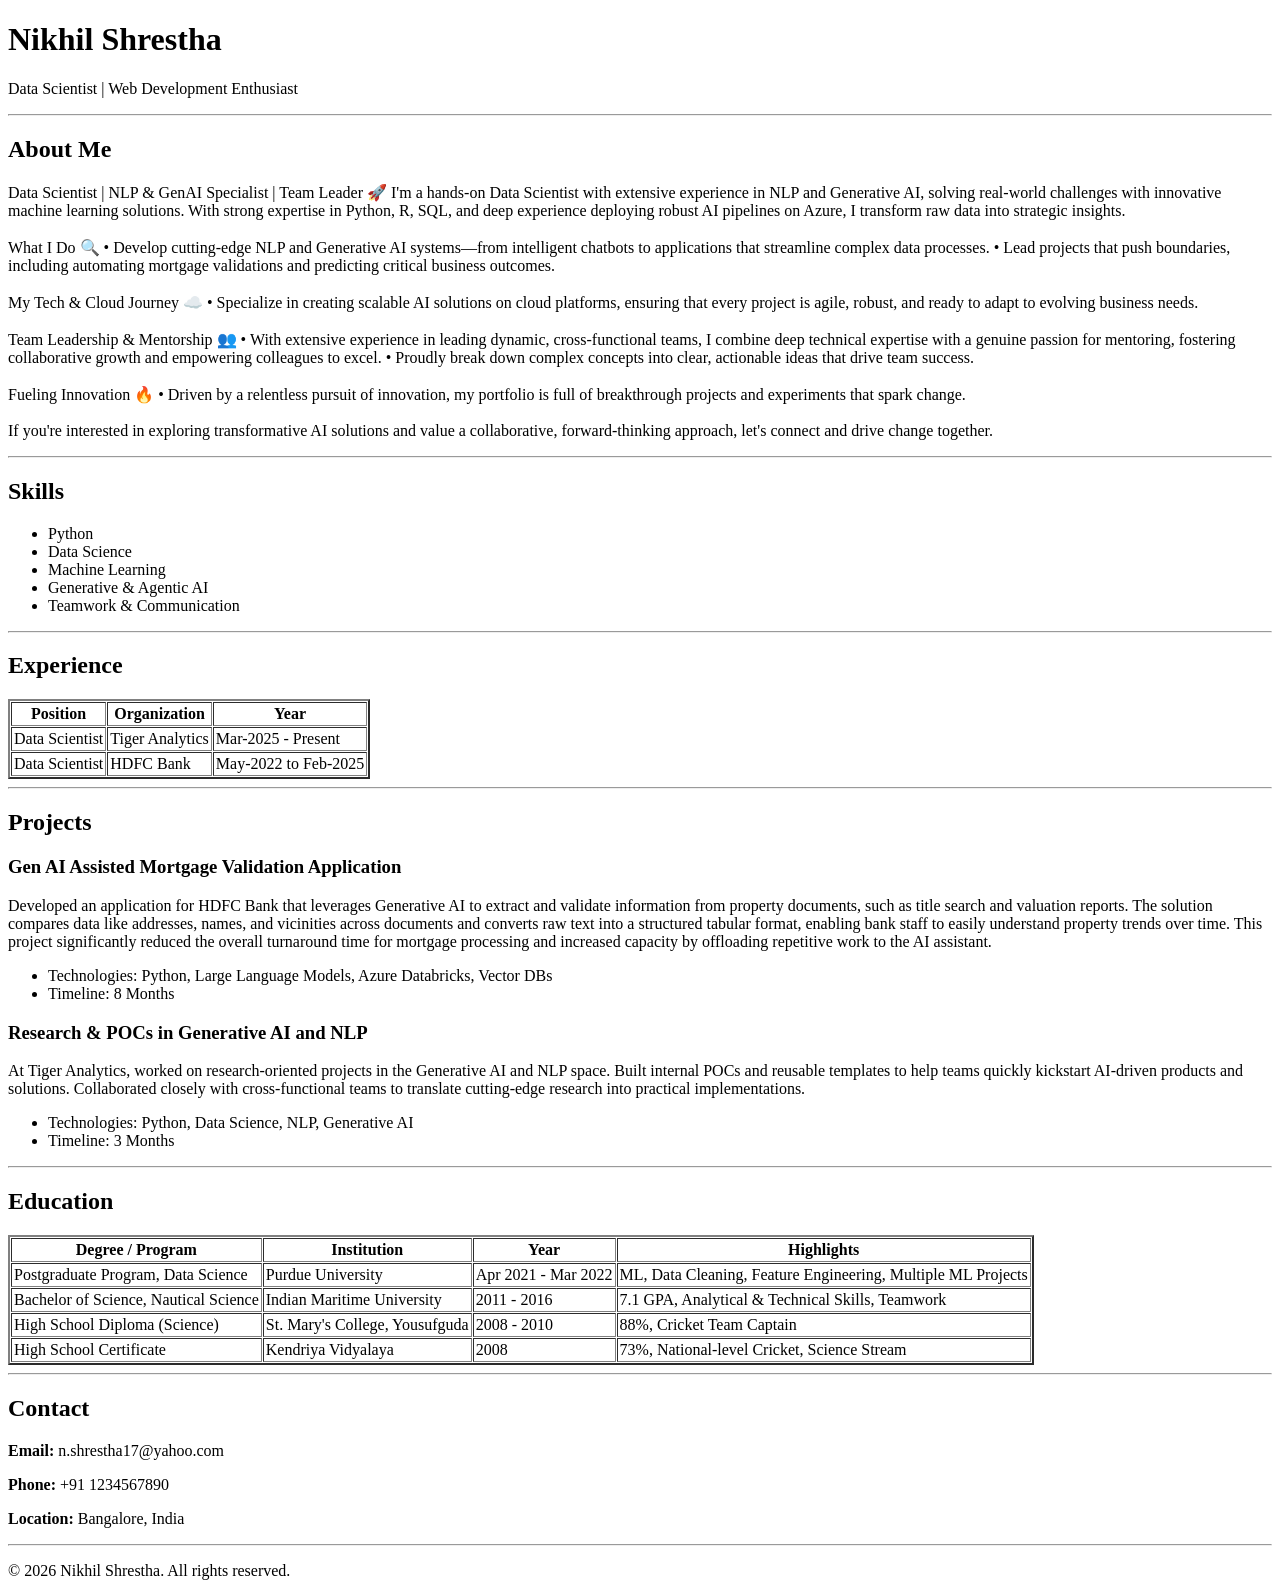
<file: Assignments/HTML Resume Page Assignment/index.html>
<!DOCTYPE html>
<html lang="en">
<head>
    <meta charset="UTF-8">
    <meta name="viewport" content="width=device-width, initial-scale=1.0">
    <title>Nikhil Shrestha - Resume</title>
</head>
<body>
    <main>
        <header>
            <h1>Nikhil Shrestha</h1>
            <p>Data Scientist | Web Development Enthusiast</p>
        </header>
        <hr>

        <section>
            <h2>About Me</h2>
            <p>Data Scientist | NLP & GenAI Specialist | Team Leader 🚀

I'm a hands-on Data Scientist with extensive experience in NLP and Generative AI, solving real-world challenges with innovative machine learning solutions. With strong expertise in Python, R, SQL, and deep experience deploying robust AI pipelines on Azure, I transform raw data into strategic insights.
<br>
<br>
What I Do 🔍
• Develop cutting-edge NLP and Generative AI systems—from intelligent chatbots to applications that streamline complex data processes.
• Lead projects that push boundaries, including automating mortgage validations and predicting critical business outcomes.
<br>
<br>
My Tech & Cloud Journey ☁️
• Specialize in creating scalable AI solutions on cloud platforms, ensuring that every project is agile, robust, and ready to adapt to evolving business needs.
<br>
<br>
Team Leadership & Mentorship 👥
• With extensive experience in leading dynamic, cross-functional teams, I combine deep technical expertise with a genuine passion for mentoring, fostering collaborative growth and empowering colleagues to excel.
• Proudly break down complex concepts into clear, actionable ideas that drive team success.
<br>
<br>
Fueling Innovation 🔥
• Driven by a relentless pursuit of innovation, my portfolio is full of breakthrough projects and experiments that spark change.
<br>
<br>
If you're interested in exploring transformative AI solutions and value a collaborative, forward-thinking approach, let's connect and drive change together.</p>
        </section>
        <hr>

        <!-- Skills Section -->
        <section>
            <h2>Skills</h2>
            <ul>
                <li>Python</li>
                <li>Data Science</li>
                <li>Machine Learning</li>
                <li>Generative & Agentic AI</li>
                <li>Teamwork & Communication</li>
            </ul>
        </section>
        <hr>

        <!-- Experience Section -->
        <section>
            <h2>Experience</h2>
            <table border="2" cellpadding="2" cellspacing="1">
                <thead>
                    <tr>
                        <th>Position</th>
                        <th>Organization</th>
                        <th>Year</th>
                    </tr>
                </thead>
                <tbody>
                    <tr>
                        <td>Data Scientist</td>
                        <td>Tiger Analytics</td>
                        <td>Mar-2025 - Present</td>
                    </tr>
                    <tr>
                        <td>Data Scientist</td>
                        <td>HDFC Bank</td>
                        <td>May-2022 to Feb-2025</td>
                    </tr>
                </tbody>
            </table>
        </section>
        <hr>

        <!-- Projects Section -->
        <section>
            <h2>Projects</h2>
            <h3>Gen AI Assisted Mortgage Validation Application</h3>
            <p>Developed an application for HDFC Bank that leverages Generative AI to extract and validate information from property documents, such as title search and valuation reports. The solution compares data like addresses, names, and vicinities across documents and converts raw text into a structured tabular format, enabling bank staff to easily understand property trends over time. This project significantly reduced the overall turnaround time for mortgage processing and increased capacity by offloading repetitive work to the AI assistant.</p>
            <ul>
                <li>Technologies: Python, Large Language Models, Azure Databricks, Vector DBs</li>
                <li>Timeline: 8 Months</li>
            </ul>
            <h3>Research & POCs in Generative AI and NLP</h3>
            <p>At Tiger Analytics, worked on research-oriented projects in the Generative AI and NLP space. Built internal POCs and reusable templates to help teams quickly kickstart AI-driven products and solutions. Collaborated closely with cross-functional teams to translate cutting-edge research into practical implementations.</p>
            <ul>
                <li>Technologies: Python, Data Science, NLP, Generative AI</li>
                <li>Timeline: 3 Months</li>
            </ul>
        </section>
        <hr>

        <!-- Education Section -->
            <h2>Education</h2>
            <table border="2" cellpadding="2" cellspacing="1">
                <thead>
                    <tr>
                        <th>Degree / Program</th>
                        <th>Institution</th>
                        <th>Year</th>
                        <th>Highlights</th>
                    </tr>
                </thead>
                <tbody>
                    <tr>
                        <td>Postgraduate Program, Data Science</td>
                        <td>Purdue University</td>
                        <td>Apr 2021 - Mar 2022</td>
                        <td>ML, Data Cleaning, Feature Engineering, Multiple ML Projects</td>
                    </tr>
                    <tr>
                        <td>Bachelor of Science, Nautical Science</td>
                        <td>Indian Maritime University</td>
                        <td>2011 - 2016</td>
                        <td>7.1 GPA, Analytical & Technical Skills, Teamwork</td>
                    </tr>
                    <tr>
                        <td>High School Diploma (Science)</td>
                        <td>St. Mary's College, Yousufguda</td>
                        <td>2008 - 2010</td>
                        <td>88%, Cricket Team Captain</td>
                    </tr>
                    <tr>
                        <td>High School Certificate</td>
                        <td>Kendriya Vidyalaya</td>
                        <td>2008</td>
                        <td>73%, National-level Cricket, Science Stream</td>
                    </tr>
                </tbody>
            </table>
        <hr>

        <!-- Contact Section -->
            <h2>Contact</h2>
            <p><strong>Email:</strong> n.shrestha17@yahoo.com</p>
            <p><strong>Phone:</strong> +91 1234567890</p>
            <p><strong>Location:</strong> Bangalore, India</p>
        <hr>
            <p>&copy; 2026 Nikhil Shrestha. All rights reserved.</p>
    </main>
</body>
</html>
</file>
<file: Assignments/Cursor-Page-Design/style.css>
/* ================================================
   CURSOR LANDING PAGE CLONE
   Accurate recreation of cursor.com/home
   HTML + CSS only — No JavaScript, no frameworks
   ================================================ */

/* === CSS VARIABLES === */
:root {
    --bg-primary: #F7F7F4;
    --bg-secondary: #FFFFFF;
    --bg-dark: #1a1a17;

    --text-primary: #26251E;
    --text-secondary: #26251e99;  /* 60% opacity - matches original */
    --text-tertiary: #26251e66;  /* 40% opacity */

    --border-01: #26251e06;      /* 2.5% - barely visible */
    --border-02: #26251e1a;      /* 10% - light borders */
    --border-03: #26251e99;      /* 60% - button borders */
    --border-light: #26251e1a;
    --border-medium: #26251e99;

    --card-hex: #f2f1ed;
    --card-hover-hex: #ebeae5;
    --accent-orange: #F54E00;
    --button-hover-bg: #3b3a33;

    --container-width: 80rem;    /* 1280px — matches --container-7xl */
    --nav-height: 3rem;          /* ~48px — compact like original */
}

/* === GLOBAL RESET === */
*,
*::before,
*::after {
    margin: 0;
    padding: 0;
    box-sizing: border-box;
}

html {
    scroll-behavior: smooth;
}

body {
    font-family: 'Inter', -apple-system, BlinkMacSystemFont, system-ui, 'Segoe UI', Roboto, sans-serif;
    font-size: 0.9375rem;  /* 15px — matches original html { font-size: .9375rem } */
    line-height: 1.5;
    color: var(--text-primary);
    background-color: var(--bg-primary);
    -webkit-font-smoothing: antialiased;
    -moz-osx-font-smoothing: grayscale;
}

img {
    max-width: 100%;
    display: block;
}

a {
    text-decoration: none;
    color: inherit;
}

ul {
    list-style: none;
}

/* === CONTAINER === */
.container {
    max-width: var(--container-width);
    margin: 0 auto;
    padding: 0 2rem;
}

/* ==========================================
   1. NAVIGATION BAR — Light beige background
   ========================================== */
.navbar {
    position: fixed;
    top: 0;
    width: 100%;
    height: var(--nav-height);
    background-color: var(--bg-primary);
    z-index: 1000;
    border-bottom: 1px solid var(--border-02);
}

.nav-container {
    display: flex;
    align-items: center;
    justify-content: space-between;
    height: var(--nav-height);
}

.nav-logo {
    display: flex;
    align-items: center;
}

.nav-logo-img {
    height: 22px;
    width: auto;
}

.nav-logo-light {
    display: block;
}

.nav-logo-dark {
    display: none;
}

.nav-links {
    display: flex;
    gap: 1.5rem;
}

.nav-links a {
    font-size: 0.875rem;
    font-weight: 400;
    color: var(--text-primary);
    transition: color 0.2s;
}

.nav-links a:hover {
    color: var(--text-secondary);
}

.nav-actions {
    display: flex;
    align-items: center;
    gap: 0.75rem;
}

.nav-signin {
    display: inline-flex;
    align-items: center;
    height: 1.75rem;
    padding: 0 0.75rem;
    font-size: 0.875rem;
    font-weight: 400;
    color: var(--text-primary);
    border: 1px solid var(--border-03);
    border-radius: 999px;
    transition: all 0.2s;
    line-height: 1;
}

.nav-signin:hover {
    background-color: transparent;
    color: var(--text-secondary);
    border-color: var(--text-secondary);
}

.btn-download {
    display: inline-flex;
    align-items: center;
    height: 1.75rem;
    padding: 0 0.875rem;
    font-size: 0.875rem;
    font-weight: 500;
    color: #fff;
    background-color: var(--text-primary);
    border-radius: 999px;
    transition: all 0.2s;
    line-height: 1;
}

.btn-download:hover {
    background-color: var(--text-secondary);
    color: #fff;
}

/* ==========================================
   2. HERO — Left-aligned headline
   ========================================== */
.hero {
    padding-top: calc(var(--nav-height) + 80px);
    padding-bottom: 40px;
}

.hero-content {
    max-width: 720px;
    margin-bottom: 40px;
}

.hero-title {
    font-size: 2.125rem;
    font-weight: 400;
    line-height: 1.2;
    letter-spacing: -0.02em;
    color: var(--text-primary);
    margin-bottom: 1rem;
    text-wrap: balance;
    max-width: 720px;
}

.btn-hero {
    display: inline-flex;
    align-items: center;
    gap: 8px;
    padding: 10px 24px;
    font-size: 14px;
    font-weight: 500;
    color: #fff;
    background-color: var(--text-primary);
    border-radius: 999px;
    transition: background-color 0.2s;
}

.btn-hero:hover {
    background-color: var(--button-hover-bg);
}

.btn-hero-icon {
    font-size: 14px;
}

/* === IDE DEMO WINDOW === */
.hero-demo {
    margin-top: 20px;
    position: relative;
    padding: 40px 0;
    background: linear-gradient(180deg, var(--bg-primary) 0%, #e8ddd0 30%, #b8a48a 60%, #8b7a60 100%);
    border-radius: 16px;
    overflow: hidden;
}

.hero-demo::before {
    content: '';
    position: absolute;
    inset: 0;
    background:
        radial-gradient(ellipse 120% 60% at 20% 80%, rgba(76, 100, 60, 0.5) 0%, transparent 60%),
        radial-gradient(ellipse 80% 40% at 80% 70%, rgba(139, 119, 86, 0.6) 0%, transparent 50%),
        radial-gradient(ellipse 100% 50% at 50% 30%, rgba(200, 180, 150, 0.3) 0%, transparent 70%);
    border-radius: 16px;
}

.ide-window {
    background: #1e1e1e;
    border-radius: 10px;
    overflow: hidden;
    border: 1px solid rgba(255, 255, 255, 0.08);
    box-shadow: 0 30px 80px rgba(0, 0, 0, 0.25);
    position: relative;
    z-index: 1;
    margin: 0 40px;
}

.ide-titlebar {
    display: flex;
    align-items: center;
    padding: 12px 16px;
    background: #2a2a2a;
    border-bottom: 1px solid rgba(255, 255, 255, 0.06);
}

.ide-dots {
    display: flex;
    gap: 6px;
}

.ide-dot {
    width: 10px;
    height: 10px;
    border-radius: 50%;
    background: rgba(255, 255, 255, 0.15);
}

.ide-dot:nth-child(1) { background: #ff5f56; }
.ide-dot:nth-child(2) { background: #ffbd2e; }
.ide-dot:nth-child(3) { background: #27c93f; }

.ide-title {
    flex: 1;
    text-align: center;
    font-size: 12px;
    color: rgba(255, 255, 255, 0.4);
    font-weight: 500;
}

.ide-titlebar-spacer {
    width: 52px;
}

.ide-body {
    display: grid;
    grid-template-columns: 260px 300px 1fr;
    min-height: 400px;
}

/* Sidebar */
.ide-sidebar {
    background: #1e1e1e;
    border-right: 1px solid rgba(255, 255, 255, 0.06);
    padding: 12px 0;
    overflow: hidden;
}

.ide-sidebar-section {
    padding: 0 12px;
    margin-bottom: 16px;
}

.ide-sidebar-label {
    font-size: 10px;
    font-weight: 700;
    letter-spacing: 0.08em;
    text-transform: uppercase;
    color: rgba(255, 255, 255, 0.35);
    padding: 6px 8px;
    display: flex;
    align-items: center;
    gap: 6px;
}

.ide-sidebar-label span {
    background: rgba(255, 255, 255, 0.1);
    border-radius: 4px;
    padding: 1px 5px;
    font-size: 10px;
}

.ide-sidebar-item {
    display: flex;
    align-items: flex-start;
    gap: 8px;
    padding: 8px;
    border-radius: 6px;
    cursor: default;
    margin-bottom: 2px;
}

.ide-sidebar-item.active {
    background: rgba(255, 255, 255, 0.06);
}

.ide-item-icon {
    width: 18px;
    height: 18px;
    display: flex;
    align-items: center;
    justify-content: center;
    font-size: 11px;
    flex-shrink: 0;
    margin-top: 2px;
}

.ide-item-icon.spinning {
    color: #e8a854;
}

.ide-item-icon.check {
    color: #4ec960;
}

.ide-item-text {
    flex: 1;
    min-width: 0;
}

.ide-item-name {
    display: block;
    font-size: 12px;
    font-weight: 500;
    color: rgba(255, 255, 255, 0.85);
    white-space: nowrap;
    overflow: hidden;
    text-overflow: ellipsis;
}

.ide-item-desc {
    display: block;
    font-size: 11px;
    color: rgba(255, 255, 255, 0.35);
    white-space: nowrap;
    overflow: hidden;
    text-overflow: ellipsis;
}

.ide-item-desc .green { color: #4ec960; }
.ide-item-desc .red   { color: #f05050; }

.ide-item-time {
    font-size: 11px;
    color: rgba(255, 255, 255, 0.25);
    flex-shrink: 0;
    margin-top: 3px;
}

/* Chat panel */
.ide-chat {
    background: #1e1e1e;
    border-right: 1px solid rgba(255, 255, 255, 0.06);
    display: flex;
    flex-direction: column;
}

.ide-chat-header {
    padding: 12px 16px;
    font-size: 13px;
    font-weight: 600;
    color: rgba(255, 255, 255, 0.9);
    border-bottom: 1px solid rgba(255, 255, 255, 0.06);
}

.ide-chat-body {
    padding: 16px;
    flex: 1;
}

.ide-chat-user {
    font-size: 13px;
    color: rgba(255, 255, 255, 0.7);
    line-height: 1.5;
    margin-bottom: 16px;
    padding: 12px;
    background: rgba(255, 255, 255, 0.04);
    border-radius: 8px;
}

.ide-chat-meta {
    font-size: 11px;
    color: rgba(255, 255, 255, 0.3);
    margin-bottom: 4px;
    padding-left: 4px;
}

.ide-chat-response {
    font-size: 13px;
    color: rgba(255, 255, 255, 0.75);
    line-height: 1.5;
    margin-bottom: 12px;
    padding-left: 4px;
}

.ide-chat-file {
    display: flex;
    align-items: center;
    gap: 8px;
    padding: 6px 8px;
    background: rgba(255, 255, 255, 0.04);
    border-radius: 6px;
    margin-bottom: 4px;
    font-size: 12px;
}

.file-icon {
    font-size: 12px;
}

.file-name {
    color: rgba(255, 255, 255, 0.7);
    flex: 1;
}

.file-diff {
    font-size: 11px;
}

.file-diff .green { color: #4ec960; }
.file-diff .red   { color: #f05050; }

.ide-chat-done {
    font-size: 12px;
    color: rgba(255, 255, 255, 0.4);
    line-height: 1.5;
    margin-top: 8px;
    padding-left: 4px;
}

/* Browser preview panel */
.ide-browser {
    background: #faf8f5;
    display: flex;
    flex-direction: column;
}

.browser-toolbar {
    display: flex;
    align-items: center;
    gap: 10px;
    padding: 8px 12px;
    background: #f0eeea;
    border-bottom: 1px solid rgba(0, 0, 0, 0.06);
}

.browser-nav {
    display: flex;
    gap: 6px;
    color: rgba(0, 0, 0, 0.25);
    font-size: 14px;
}

.browser-url {
    flex: 1;
    background: #fff;
    border: 1px solid rgba(0, 0, 0, 0.08);
    border-radius: 6px;
    padding: 5px 12px;
    font-size: 12px;
    color: rgba(0, 0, 0, 0.5);
    font-family: 'Inter', sans-serif;
}

.browser-action {
    color: rgba(0, 0, 0, 0.25);
    font-size: 14px;
}

.browser-content {
    padding: 32px 28px;
    flex: 1;
    font-family: Georgia, 'Times New Roman', serif;
}

.browser-content h2 {
    font-family: Georgia, 'Times New Roman', serif;
    font-size: 22px;
    font-weight: 400;
    font-style: italic;
    color: #1a1a1a;
    margin-bottom: 16px;
    letter-spacing: -0.01em;
}

.browser-tag {
    display: inline-block;
    padding: 3px 10px;
    background: #e8f4e8;
    color: #2d6e2d;
    font-family: 'Consolas', monospace;
    font-size: 11px;
    border-radius: 4px;
    margin-bottom: 12px;
}

.browser-body-text {
    font-family: Georgia, 'Times New Roman', serif;
    font-size: 15px;
    line-height: 1.7;
    color: rgba(0, 0, 0, 0.55);
    margin-bottom: 12px;
}

.browser-body-text.bold-text {
    color: #1a1a1a;
    font-weight: 400;
}

.browser-links {
    display: flex;
    gap: 16px;
    margin-top: 16px;
}

.browser-links a {
    font-family: Georgia, 'Times New Roman', serif;
    font-size: 14px;
    color: rgba(0, 0, 0, 0.5);
    text-decoration: none;
    border-bottom: 1px solid rgba(0, 0, 0, 0.15);
    padding-bottom: 1px;
}

/* ==========================================
   3. TRUSTED BY / LOGOS
   ========================================== */
.trusted-by {
    padding: 60px 0 80px;
    text-align: center;
}

.trusted-title {
    font-size: 14px;
    font-weight: 500;
    color: var(--text-tertiary);
    margin-bottom: 2.5rem;
    letter-spacing: -0.01em;
}

.logo-row {
    display: flex;
    justify-content: center;
    align-items: center;
    gap: 1rem;
    flex-wrap: wrap;
}

.company-logo {
    display: flex;
    align-items: center;
    justify-content: center;
    background-color: transparent;
    min-width: 100px;
}

.company-logo img {
    height: 55px;
    width: auto;
    object-fit: contain;
    border-radius: 12px;
}

/* ==========================================
   4. FEATURE SECTIONS
   ========================================== */
.feature-section {
    padding: 80px 0;
}

.feature-section.alt {
    background-color: var(--bg-primary);
}

.feature-block {
    display: grid;
    grid-template-columns: 1fr 1.2fr;
    gap: 60px;
    align-items: center;
}

.feature-block.reverse {
    grid-template-columns: 1.2fr 1fr;
}

.feature-block.reverse .feature-text {
    order: 2;
}

.feature-block.reverse .feature-media {
    order: 1;
}

.feature-heading {
    font-size: clamp(1.5rem, 3vw, 2rem);
    font-weight: 600;
    line-height: 1.2;
    letter-spacing: -0.02em;
    margin-bottom: 0.75rem;
}

.feature-desc {
    font-size: 1rem;
    color: var(--text-secondary);
    line-height: 1.6;
    margin-bottom: 1.25rem;
}

.feature-link {
    font-size: 15px;
    font-weight: 500;
    color: var(--text-primary);
    display: inline-block;
    border-bottom: 1px solid var(--border-02);
    padding-bottom: 2px;
    transition: border-color 0.2s;
}

.feature-link:hover {
    border-color: var(--text-primary);
}

.feature-media {
    border-radius: 12px;
    overflow: hidden;
    background-color: var(--card-hex);
    border: 1px solid var(--border-02);
    min-height: 320px;
    position: relative;
}

.feature-media.placeholder {
    display: flex;
    align-items: center;
    justify-content: center;
}

.feature-media img {
    width: 100%;
    height: auto;
}

.feature-placeholder {
    font-size: 15px;
    color: var(--text-tertiary);
    text-align: center;
    padding: 2rem;
    position: absolute;
    top: 50%;
    left: 50%;
    transform: translate(-50%, -50%);
}

.feature-media img + .feature-placeholder {
    display: none;
}

.feature-media.placeholder .feature-placeholder {
    position: static;
    transform: none;
}

/* ==========================================
   5. FEATURE CARDS — Stay on the frontier
   ========================================== */
.feature-cards {
    padding: 80px 0;
}

.cards-section-title {
    font-size: clamp(1.5rem, 3vw, 2rem);
    font-weight: 600;
    letter-spacing: -0.02em;
    margin-bottom: 2rem;
}

.cards-grid {
    display: grid;
    grid-template-columns: repeat(3, 1fr);
    gap: 1.5rem;
}

.card {
    padding: 2rem;
    background-color: var(--card-hex);
    border: 1px solid var(--border-02);
    border-radius: 12px;
    transition: box-shadow 0.3s, border-color 0.3s;
}

.card:hover {
    box-shadow: 0 8px 24px rgba(0, 0, 0, 0.06);
    background-color: var(--card-hover-hex);
}

.card-title {
    font-size: 1.15rem;
    font-weight: 600;
    margin-bottom: 0.75rem;
    line-height: 1.3;
}

.card-desc {
    font-size: 15px;
    color: var(--text-secondary);
    line-height: 1.6;
    margin-bottom: 1.25rem;
}

.card-link {
    font-size: 14px;
    font-weight: 500;
    color: var(--text-primary);
    border-bottom: 1px solid var(--border-02);
    padding-bottom: 2px;
    transition: border-color 0.2s;
}

.card-link:hover {
    border-color: var(--text-primary);
}

/* ==========================================
   6. TESTIMONIALS
   ========================================== */
.testimonials {
    padding: 80px 0;
}

.testimonials-heading {
    font-size: clamp(1.5rem, 3vw, 2rem);
    font-weight: 600;
    letter-spacing: -0.02em;
    margin-bottom: 2rem;
    text-align: center;
}

.testimonials-grid {
    display: grid;
    grid-template-columns: repeat(3, 1fr);
    gap: 1.5rem;
}

.testimonial-card {
    padding: 2rem;
    background-color: var(--card-hex);
    border: 1px solid var(--border-02);
    border-radius: 12px;
    display: flex;
    flex-direction: column;
    justify-content: space-between;
}

.testimonial-quote {
    font-size: 15px;
    line-height: 1.65;
    color: var(--text-primary);
    margin-bottom: 1.5rem;
    font-style: normal;
}

.testimonial-author strong {
    display: block;
    font-size: 14px;
    font-weight: 600;
    margin-bottom: 2px;
}

.testimonial-author span {
    font-size: 13px;
    color: var(--text-secondary);
}

/* ==========================================
   7. RECENT HIGHLIGHTS
   ========================================== */
.highlights {
    padding: 80px 0;
}

.highlights-heading {
    font-size: clamp(1.5rem, 3vw, 2rem);
    font-weight: 600;
    letter-spacing: -0.02em;
    margin-bottom: 2rem;
}

.highlights-grid {
    display: grid;
    grid-template-columns: repeat(3, 1fr);
    gap: 1.5rem;
    margin-bottom: 2rem;
}

.highlight-card {
    display: block;
    padding: 2rem;
    background: var(--card-hex);
    border: 1px solid var(--border-02);
    border-radius: 12px;
    transition: box-shadow 0.3s, border-color 0.3s;
}

.highlight-card:hover {
    box-shadow: 0 8px 24px rgba(0, 0, 0, 0.06);
    background-color: var(--card-hover-hex);
}

.highlight-card h3 {
    font-size: 1.1rem;
    font-weight: 600;
    line-height: 1.3;
    margin-bottom: 0.75rem;
}

.highlight-card p {
    font-size: 14px;
    color: var(--text-secondary);
    line-height: 1.6;
    margin-bottom: 1rem;
}

.highlight-meta {
    font-size: 13px;
    color: var(--text-tertiary);
}

.highlights-more {
    font-size: 15px;
    font-weight: 500;
    color: var(--text-primary);
    border-bottom: 1px solid var(--border-02);
    padding-bottom: 2px;
}

/* ==========================================
   8. CHANGELOG
   ========================================== */
.changelog {
    padding: 80px 0;
}

.changelog-heading {
    font-size: clamp(1.5rem, 3vw, 2rem);
    font-weight: 600;
    letter-spacing: -0.02em;
    margin-bottom: 2rem;
}

.changelog-list {
    display: flex;
    flex-direction: column;
}

.changelog-item {
    display: flex;
    align-items: baseline;
    gap: 1.25rem;
    padding: 1.25rem 0;
    border-bottom: 1px solid var(--border-02);
    transition: background 0.2s;
}

.changelog-item:hover {
    background: rgba(0, 0, 0, 0.01);
}

.changelog-version {
    font-size: 13px;
    font-weight: 700;
    color: var(--text-primary);
    background: rgba(38, 37, 30, 0.06);
    padding: 2px 10px;
    border-radius: 999px;
    white-space: nowrap;
}

.changelog-date {
    font-size: 14px;
    color: var(--text-tertiary);
    white-space: nowrap;
    min-width: 100px;
}

.changelog-title {
    font-size: 15px;
    font-weight: 500;
    color: var(--text-primary);
}

.changelog-more {
    display: inline-block;
    margin-top: 1.5rem;
    font-size: 15px;
    font-weight: 500;
    color: var(--text-primary);
    border-bottom: 1px solid var(--border-02);
    padding-bottom: 2px;
}

/* ==========================================
   9. ABOUT / TEAM
   ========================================== */
.about {
    padding: 80px 0;
    text-align: center;
}

.about-text {
    font-size: clamp(1.25rem, 2.5vw, 1.5rem);
    font-weight: 400;
    line-height: 1.5;
    color: var(--text-primary);
    max-width: 600px;
    margin: 0 auto 2rem;
}

.btn-about {
    display: inline-block;
    padding: 10px 28px;
    font-size: 15px;
    font-weight: 500;
    color: var(--text-primary);
    border: 1px solid var(--border-03);
    border-radius: 999px;
    transition: background-color 0.2s, border-color 0.2s;
}

.btn-about:hover {
    background-color: var(--bg-primary);
    border-color: var(--text-tertiary);
}

/* ==========================================
   10. FINAL CTA
   ========================================== */
.final-cta {
    padding: 80px 0;
    text-align: center;
}

.cta-heading {
    font-size: clamp(2rem, 4vw, 3.25rem);
    font-weight: 400;
    letter-spacing: -0.02em;
    margin-bottom: 1.5rem;
}

/* ==========================================
   11. FOOTER
   ========================================== */
.footer {
    background-color: var(--bg-dark);
    color: rgba(255, 255, 255, 0.7);
    padding: 60px 0 40px;
}

.footer-grid {
    display: grid;
    grid-template-columns: repeat(5, 1fr);
    gap: 2rem;
    margin-bottom: 3rem;
}

.footer-col h4 {
    color: rgba(255, 255, 255, 0.4);
    font-size: 12px;
    font-weight: 600;
    text-transform: uppercase;
    letter-spacing: 0.08em;
    margin-bottom: 1rem;
}

.footer-col ul {
    display: flex;
    flex-direction: column;
    gap: 0.5rem;
}

.footer-col a {
    font-size: 14px;
    color: rgba(255, 255, 255, 0.55);
    transition: color 0.2s;
}

.footer-col a:hover {
    color: #fff;
}

.footer-bottom {
    display: flex;
    justify-content: space-between;
    align-items: center;
    padding-top: 2rem;
    border-top: 1px solid rgba(255, 255, 255, 0.06);
    font-size: 13px;
    color: rgba(255, 255, 255, 0.35);
}

.footer-left {
    display: flex;
    align-items: center;
    gap: 1rem;
}

.footer-right {
    display: flex;
    align-items: center;
    gap: 0.5rem;
}

.footer-badge {
    font-size: 13px;
}

.theme-btn {
    display: flex;
    align-items: center;
    justify-content: center;
    width: 2rem;
    height: 2rem;
    background: transparent;
    border: 1px solid rgba(255, 255, 255, 0.15);
    border-radius: 50%;
    cursor: pointer;
    font-size: 0.875rem;
    color: rgba(255, 255, 255, 0.5);
    transition: background-color 0.2s, border-color 0.2s, color 0.2s;
}

.theme-btn:hover {
    background-color: rgba(255, 255, 255, 0.1);
    border-color: rgba(255, 255, 255, 0.3);
    color: rgba(255, 255, 255, 0.8);
}

/* ==========================================
   RESPONSIVE
   ========================================== */

/* Tablet */
@media (max-width: 968px) {
    .container {
        padding: 0 2rem;
    }

    .nav-links {
        display: none;
    }

    .ide-body {
        grid-template-columns: 1fr;
        min-height: 300px;
    }

    .ide-sidebar,
    .ide-chat,
    .ide-browser {
        display: none;
    }

    .feature-block,
    .feature-block.reverse {
        grid-template-columns: 1fr;
        gap: 2rem;
    }

    .feature-block.reverse .feature-text,
    .feature-block.reverse .feature-media {
        order: unset;
    }

    .cards-grid,
    .testimonials-grid,
    .highlights-grid {
        grid-template-columns: 1fr;
    }

    .footer-grid {
        grid-template-columns: repeat(2, 1fr);
    }
}

/* Mobile */
@media (max-width: 640px) {
    .container {
        padding: 0 1.25rem;
    }

    .ide-window {
        margin: 0 12px;
    }

    .hero {
        padding-top: calc(var(--nav-height) + 48px);
    }

    .hero-title {
        font-size: 1.85rem;
    }

    .feature-section,
    .feature-cards,
    .testimonials,
    .highlights,
    .changelog,
    .about {
        padding: 60px 0;
    }

    .final-cta {
        padding: 80px 0;
    }

    .cta-heading {
        font-size: 2rem;
    }

    .footer-grid {
        grid-template-columns: 1fr 1fr;
    }

    .footer-bottom {
        flex-direction: column;
        gap: 0.5rem;
        text-align: center;
    }
}

/* Print */
@media print {
    .navbar,
    .footer {
        display: none;
    }
}

/* ==========================================
   DARK MODE
   ========================================== */
body.dark-mode {
    --bg-primary: #0a0a0a;
    --bg-secondary: #141414;
    --text-primary: #f5f5f5;
    --text-secondary: rgba(245, 245, 245, 0.6);
    --text-tertiary: rgba(245, 245, 245, 0.4);
    --border-01: rgba(255, 255, 255, 0.03);
    --border-02: rgba(255, 255, 255, 0.1);
    --border-03: rgba(255, 255, 255, 0.25);
    --card-hex: #1a1a1a;
    --card-hover-hex: #222222;
    --button-hover-bg: #444444;
}

body.dark-mode .nav-logo-light {
    display: none;
}

body.dark-mode .nav-logo-dark {
    display: block;
}

body.dark-mode .navbar {
    background-color: var(--bg-primary);
    border-bottom-color: var(--border-02);
}

body.dark-mode .nav-signin {
    color: var(--text-primary);
    border-color: var(--border-02);
}

body.dark-mode .nav-signin:hover {
    background-color: rgba(255, 255, 255, 0.08);
    border-color: var(--border-03);
}

body.dark-mode .btn-download {
    background-color: #f5f5f5;
    color: #0a0a0a;
}

body.dark-mode .btn-download:hover {
    background-color: #e0e0e0;
}

body.dark-mode .hero-demo {
    background: linear-gradient(180deg, #0a0a0a 0%, #1a1512 30%, #2a201a 60%, #1a1512 100%);
}

body.dark-mode .hero-demo::before {
    background:
        radial-gradient(ellipse 120% 60% at 20% 80%, rgba(60, 80, 50, 0.4) 0%, transparent 60%),
        radial-gradient(ellipse 80% 40% at 80% 70%, rgba(100, 80, 60, 0.5) 0%, transparent 50%),
        radial-gradient(ellipse 100% 50% at 50% 30%, rgba(80, 60, 40, 0.3) 0%, transparent 70%);
}

body.dark-mode .btn-hero {
    background-color: #f5f5f5;
    color: #0a0a0a;
}

body.dark-mode .btn-hero:hover {
    background-color: #e0e0e0;
}

body.dark-mode .company-logo {
    background-color: transparent;
    border: none;
}

body.dark-mode .company-logo img {
    border-radius: 12px;
}

body.dark-mode .card,
body.dark-mode .testimonial-card,
body.dark-mode .highlight-card {
    background-color: var(--card-hex);
    border-color: var(--border-02);
}

body.dark-mode .card:hover,
body.dark-mode .highlight-card:hover {
    background-color: var(--card-hover-hex);
}

body.dark-mode .btn-about {
    color: var(--text-primary);
    border-color: var(--border-03);
}

body.dark-mode .btn-about:hover {
    background-color: rgba(255, 255, 255, 0.08);
}

body.dark-mode .changelog-item {
    border-bottom-color: var(--border-02);
}

body.dark-mode .changelog-item:hover {
    background: rgba(255, 255, 255, 0.02);
}

body.dark-mode .changelog-version {
    background: rgba(255, 255, 255, 0.1);
}

body.dark-mode .footer {
    background-color: #000000;
}
</file>
<file: Assignments/Documentation-Website-Mintlify/css/styles.css>
/* ========================================
   MINTLIFY DOCUMENTATION WEBSITE CLONE
   ======================================== */

*, *::before, *::after {
    margin: 0;
    padding: 0;
    box-sizing: border-box;
}

html {
    font-size: 16px;
    scroll-behavior: smooth;
}

html[data-theme="light"],
html[data-theme="dark"] {
    transition: background-color 0.3s ease, color 0.3s ease;
}

body {
    font-family: 'Inter', -apple-system, BlinkMacSystemFont, 'Segoe UI', Roboto, sans-serif;
    line-height: 1.6;
    color: var(--text-primary);
    background-color: var(--bg-body);
    transition: background-color 0.3s ease, color 0.3s ease;
}

a {
    text-decoration: none;
    color: inherit;
}

ul, ol {
    list-style: none;
}

img {
    max-width: 100%;
    height: auto;
    display: block;
}

button {
    font-family: inherit;
    cursor: pointer;
    border: none;
    background: none;
}

/* ========================================
   DESIGN TOKENS / CSS VARIABLES
   ======================================== */
:root {
    /* Brand Colors - Official Mintlify */
    --color-primary: #18E299;          /* Mountain Meadow */
    --color-primary-light: #18E299;
    --color-primary-dark: #0C8C5E;
    --color-accent: #90ECC5;           /* Riptide */
    --color-dark: #08090B;             /* Woodsmoke */
}

/* Light Mode Theme (Default) */
html[data-theme="light"] {
    /* Background Colors */
    --bg-body: #ffffff;
    --bg-surface: #f8fafc;
    --bg-surface-secondary: #f1f5f9;
    --bg-surface-hover: #e2e8f0;
    --bg-card: #ffffff;
    
    /* Text Colors */
    --text-primary: #0f172a;
    --text-secondary: #475569;
    --text-muted: #64748b;
    --text-inverse: #ffffff;
    
    /* Border Colors */
    --border-color: #e2e8f0;
    --border-color-light: #f1f5f9;
    
    /* Hero Background - Teal/Aqua gradient matching official */
    --hero-gradient: linear-gradient(180deg,
        rgba(6, 78, 75, 0.65) 0%,
        rgba(8, 108, 99, 0.50) 30%,
        rgba(12, 130, 115, 0.40) 60%,
        rgba(20, 160, 140, 0.30) 100%
    );
    --hero-image: url('../some-helping-files/Mintlify_background.jpeg');
    
    /* Navbar */
    --navbar-bg: rgba(6, 78, 75, 0.4);
    --navbar-text: #ffffff;
}

/* Dark Mode Theme - Blue/Navy gradient matching official */
html[data-theme="dark"] {
    /* Background Colors */
    --bg-body: #0a0a0a;
    --bg-surface: #111111;
    --bg-surface-secondary: #1a1a1a;
    --bg-surface-hover: #222222;
    --bg-card: #151515;
    
    /* Text Colors */
    --text-primary: #ffffff;
    --text-secondary: #a1a1aa;
    --text-muted: #71717a;
    --text-inverse: #0f172a;
    
    /* Border Colors */
    --border-color: #27272a;
    --border-color-light: #1f1f23;
    
    /* Hero Background - Deep blue/navy with teal accents */
    --hero-gradient: linear-gradient(180deg,
        rgba(3, 20, 45, 0.95) 0%,
        rgba(4, 35, 65, 0.92) 25%,
        rgba(5, 50, 80, 0.88) 50%,
        rgba(8, 70, 90, 0.82) 75%,
        rgba(12, 100, 100, 0.75) 100%
    );
    --hero-image: url('../some-helping-files/Mintlify_background.jpeg');
    
    /* Navbar */
    --navbar-bg: rgba(3, 15, 30, 0.85);
    --navbar-text: #ffffff;
}

:root {
    /* Spacing Scale (8px base) */
    --space-1: 4px;
    --space-2: 8px;
    --space-3: 12px;
    --space-4: 16px;
    --space-5: 20px;
    --space-6: 24px;
    --space-8: 32px;
    --space-10: 40px;
    --space-12: 48px;
    --space-16: 64px;
    --space-20: 80px;
    --space-24: 96px;

    /* Typography */
    --font-display: 'Inter', sans-serif;
    --font-body: 'Inter', sans-serif;

    /* Font Sizes */
    --text-xs: 0.75rem;
    --text-sm: 0.875rem;
    --text-base: 1rem;
    --text-lg: 1.125rem;
    --text-xl: 1.25rem;
    --text-2xl: 1.5rem;
    --text-3xl: 1.875rem;
    --text-4xl: 2.25rem;
    --text-5xl: 3rem;
    --text-6xl: 3.75rem;

    /* Font Weights */
    --font-normal: 400;
    --font-medium: 500;
    --font-semibold: 600;
    --font-bold: 700;

    /* Border Radius */
    --radius-sm: 4px;
    --radius-md: 8px;
    --radius-lg: 12px;
    --radius-xl: 16px;
    --radius-2xl: 24px;
    --radius-full: 9999px;

    /* Shadows */
    --shadow-sm: 0 1px 2px rgba(0, 0, 0, 0.05);
    --shadow-md: 0 4px 6px -1px rgba(0, 0, 0, 0.1);
    --shadow-lg: 0 10px 15px -3px rgba(0, 0, 0, 0.1);
    --shadow-xl: 0 20px 25px -5px rgba(0, 0, 0, 0.1);

    /* Container */
    --container-max: 1280px;
    --container-padding: 24px;
}

/* ========================================
   UTILITY CLASSES
   ======================================== */
.container {
    max-width: var(--container-max);
    margin: 0 auto;
    padding: 0 var(--container-padding);
}

.section {
    padding: var(--space-20) 0;
}

.section-title {
    font-size: var(--text-4xl);
    font-weight: var(--font-semibold);
    color: var(--text-primary);
    margin-bottom: var(--space-4);
    line-height: 1.2;
}

.section-subtitle {
    font-size: var(--text-lg);
    color: var(--text-secondary);
    max-width: 600px;
}

/* ========================================
   NAVIGATION BAR
   ======================================== */
.navbar {
    position: fixed;
    top: 0;
    left: 0;
    right: 0;
    z-index: 100;
    background-color: var(--navbar-bg);
    backdrop-filter: blur(12px) !important;
    -webkit-backdrop-filter: blur(12px) !important;
    padding: 16px 0;
    transition: background-color 0.3s ease, backdrop-filter 0.3s ease;
    border-bottom: 1px solid rgba(255, 255, 255, 0.1);
}

.navbar .container {
    display: flex;
    align-items: center;
    justify-content: space-between;
}

.navbar-logo {
    display: flex;
    align-items: center;
    gap: 8px;
}

.navbar-logo svg {
    width: 24px;
    height: 24px;
    flex-shrink: 0;
}

.navbar-logo-text {
    font-size: 18px;
    font-weight: 600;
    color: #ffffff;
    letter-spacing: -0.01em;
}

.navbar-links {
    display: flex;
    align-items: center;
    gap: 32px;
}

.navbar-link {
    font-size: 15px;
    font-weight: 500;
    color: var(--navbar-text);
    padding: 8px 0;
    transition: opacity 0.2s ease;
}

.navbar-link:hover {
    opacity: 0.8;
}

.navbar-actions {
    display: flex;
    align-items: center;
    gap: 12px;
}

.btn {
    display: inline-flex;
    align-items: center;
    justify-content: center;
    padding: 10px 16px;
    font-size: 14px;
    font-weight: 500;
    border-radius: 8px;
    cursor: pointer;
}

/* Contact sales - light text for transparent navbar */
.btn-ghost {
    color: #000000;
    background: transparent;
    padding: 10px 12px;
}

.btn-ghost:hover {
    opacity: 0.8;
}

.btn-outline {
    color: var(--text-light);
    background: transparent;
    border: 1px solid rgba(255, 255, 255, 0.3);
}

.btn-outline:hover {
    background-color: rgba(255, 255, 255, 0.1);
}

/* Start for free - black button */
.btn-primary {
    color: #ffffff;
    background-color: #000000;
    border: 1px solid #000000;
    border-radius: 9999px;
    padding: 10px 20px;
    transition: all 0.2s ease;
}

.btn-primary:hover {
    background-color: #1a1a1a;
    transform: translateY(-1px);
}

/* ========================================
   HERO SECTION
   ======================================== */
.hero {
    padding-top: 0;
    background: var(--hero-gradient), var(--hero-image);
    background-size: 160%;
    background-position: center 40%;
    background-repeat: no-repeat;
    min-height: 750px;
    position: relative;
    overflow: hidden;
    transition: background 0.3s ease;
}

/* Particle effect overlay for dark mode */
html[data-theme="dark"] .hero::before {
    content: '';
    position: absolute;
    top: 0;
    left: 0;
    right: 0;
    bottom: 0;
    background-image: 
        radial-gradient(2px 2px at 20% 30%, rgba(24, 226, 153, 0.3), transparent),
        radial-gradient(2px 2px at 60% 70%, rgba(24, 226, 153, 0.2), transparent),
        radial-gradient(1px 1px at 50% 50%, rgba(255, 255, 255, 0.4), transparent),
        radial-gradient(1px 1px at 80% 10%, rgba(255, 255, 255, 0.3), transparent),
        radial-gradient(2px 2px at 90% 60%, rgba(24, 226, 153, 0.25), transparent),
        radial-gradient(1px 1px at 33% 80%, rgba(255, 255, 255, 0.3), transparent),
        radial-gradient(1px 1px at 15% 90%, rgba(255, 255, 255, 0.25), transparent);
    background-size: 200% 200%;
    background-position: 0% 0%;
    pointer-events: none;
    z-index: 1;
}

.hero-content {
    text-align: center;
    padding: 160px 0 80px;
    position: relative;
    z-index: 2;
}

.hero-badge {
    display: inline-flex;
    align-items: center;
    gap: 8px;
    padding: 6px 16px;
    background-color: rgba(255, 255, 255, 0.15);
    border-radius: 9999px;
    font-size: 14px;
    color: #ffffff;
    margin-bottom: 32px;
    backdrop-filter: blur(10px);
}

.hero-badge-new {
    background-color: var(--color-primary-light);
    color: #0a0a0a;
    padding: 4px 8px;
    border-radius: 4px;
    font-size: 12px;
    font-weight: 600;
}

.hero-title {
    font-size: 72px;
    font-weight: 600;
    color: #ffffff;
    line-height: 1.1;
    margin-bottom: 28px;
    max-width: 850px;
    margin-left: auto;
    margin-right: auto;
    letter-spacing: -0.02em;
}

.hero-title-highlight {
    color: #ffffff;
}

.hero-description {
    font-size: 18px;
    color: rgba(255, 255, 255, 0.9);
    max-width: 600px;
    margin: 0 auto 40px;
    line-height: 1.6;
}

.hero-cta {
    display: flex;
    align-items: center;
    justify-content: center;
    gap: 0;
    max-width: 500px;
    margin: 0 auto;
    background-color: transparent;
    border-radius: 9999px;
    padding: 0;
}

.hero-input {
    flex: 1;
    padding: 14px 24px;
    font-size: 16px;
    border: none;
    border-radius: 9999px;
    border-top-right-radius: 0;
    border-bottom-right-radius: 0;
    background-color: rgba(255, 255, 255, 0.25);
    color: #ffffff;
    min-width: 280px;
    backdrop-filter: blur(10px);
    transition: background-color 0.2s ease;
}

.hero-input:focus {
    outline: none;
    background-color: rgba(255, 255, 255, 0.25);
}

.hero-input::placeholder {
    color: rgba(255, 255, 255, 0.7);
}

.hero-btn {
    padding: 14px 28px;
    font-size: 16px;
    font-weight: 600;
    color: #000000;
    background-color: #ffffff;
    border-radius: 9999px;
    white-space: nowrap;
    transition: all 0.2s ease;
    cursor: pointer;
    border: none;
}

.hero-btn:hover {
    background-color: #f0f0f0;
    transform: translateY(-1px);
    box-shadow: 0 4px 12px rgba(0, 0, 0, 0.15);
}

.hero-illustration {
    position: relative;
    z-index: 1;
    margin-top: var(--space-12);
    display: flex;
    justify-content: center;
}

.hero-illustration img {
    max-width: 100%;
    height: auto;
}

/* Cloud illustration placeholder */
.hero-clouds {
    position: absolute;
    bottom: -50px;
    left: 0;
    right: 0;
    height: 300px;
    background: url('../images/clouds.png') center bottom no-repeat;
    background-size: cover;
    z-index: 1;
}

/* ========================================
   DOCUMENTATION PREVIEW SECTION
   ======================================== */
.docs-preview {
    background-color: var(--bg-body);
    padding: 80px 0;
    transition: background-color 0.3s ease;
}

.docs-preview-container {
    display: flex;
    background-color: var(--bg-card);
    border: 1px solid var(--border-color);
    border-radius: var(--radius-2xl);
    overflow: hidden;
    box-shadow: 0 25px 50px -12px rgba(0, 0, 0, 0.15), 0 12px 24px -8px rgba(0, 0, 0, 0.08);
    transition: all 0.3s ease;
    max-width: 1200px;
    margin: 0 auto;
}

html[data-theme="dark"] .docs-preview-container {
    box-shadow: 0 25px 50px -12px rgba(0, 0, 0, 0.5), 0 12px 24px -8px rgba(0, 0, 0, 0.3);
    border-color: rgba(255, 255, 255, 0.1);
}

/* Sidebar Navigation */
.docs-sidebar {
    width: 260px;
    background-color: var(--bg-surface);
    border-right: 1px solid var(--border-color);
    padding: 24px;
    flex-shrink: 0;
    transition: background-color 0.3s ease;
}

.docs-sidebar-header {
    display: flex;
    align-items: center;
    gap: 8px;
    padding-bottom: 16px;
    border-bottom: 1px solid var(--border-color);
    margin-bottom: 16px;
}

.docs-sidebar-logo {
    width: 20px;
    height: 20px;
    background-color: var(--color-primary);
    border-radius: 4px;
}

.docs-sidebar-title {
    font-size: 14px;
    font-weight: 600;
    color: var(--text-primary);
}

.docs-nav-section {
    margin-bottom: 16px;
}

.docs-nav-label {
    font-size: 12px;
    font-weight: 600;
    color: var(--text-muted);
    text-transform: uppercase;
    letter-spacing: 0.5px;
    margin-bottom: 8px;
}

.docs-nav-item {
    display: flex;
    align-items: center;
    gap: 10px;
    padding: 8px 12px;
    font-size: 14px;
    color: var(--text-secondary);
    border-radius: 8px;
    margin-bottom: 4px;
}

.docs-nav-item:hover {
    background-color: var(--bg-surface-hover);
    color: var(--text-primary);
}

.docs-nav-item.active {
    background-color: var(--color-primary);
    color: #ffffff;
    font-weight: var(--font-medium);
}

.docs-nav-icon {
    width: 16px;
    height: 16px;
    display: flex;
    align-items: center;
    justify-content: center;
    font-size: var(--text-xs);
}

/* Main Content Area */
.docs-main {
    flex: 1;
    padding: 32px;
}

.docs-header {
    display: flex;
    align-items: center;
    justify-content: space-between;
    padding-bottom: 24px;
    border-bottom: 1px solid var(--border-color);
    margin-bottom: 24px;
}

.docs-tabs {
    display: flex;
    gap: 32px;
}

.docs-tab {
    font-size: 14px;
    font-weight: 500;
    color: var(--text-muted);
    padding-bottom: 8px;
    border-bottom: 2px solid transparent;
}

.docs-tab.active {
    color: var(--color-primary);
    border-bottom-color: var(--color-primary);
}

.docs-search {
    display: flex;
    align-items: center;
    gap: 8px;
    padding: 8px 12px;
    background-color: var(--bg-surface);
    border: 1px solid var(--border-color);
    border-radius: 8px;
    font-size: 14px;
    color: var(--text-muted);
}

.docs-search-icon {
    width: 16px;
    height: 16px;
}

.docs-search-shortcut {
    padding: 4px 8px;
    background-color: var(--bg-surface-secondary);
    border: 1px solid var(--border-color);
    border-radius: 4px;
    font-size: 12px;
    margin-left: 16px;
    color: var(--text-muted);
}

.docs-ai-btn {
    display: flex;
    align-items: center;
    gap: 8px;
    padding: 8px 12px;
    background-color: var(--bg-card);
    border: 1px solid var(--border-color);
    border-radius: 8px;
    font-size: 14px;
    color: var(--text-secondary);
    margin-left: 12px;
    cursor: pointer;
    transition: all 0.2s ease;
}

.docs-ai-btn:hover {
    background-color: var(--bg-surface-hover);
    border-color: var(--color-primary);
}

.docs-content-header {
    margin-bottom: 28px;
}

.docs-breadcrumb {
    font-size: 14px;
    color: var(--color-primary);
    margin-bottom: 10px;
}

.docs-page-title {
    font-size: 32px;
    font-weight: 600;
    color: var(--text-primary);
    margin-bottom: 10px;
}

.docs-page-description {
    font-size: var(--text-base);
    color: var(--text-secondary);
}

/* Content Cards */
.docs-cards {
    display: grid;
    grid-template-columns: repeat(2, 1fr);
    gap: 20px;
}

.docs-card {
    padding: 24px;
    background-color: var(--bg-surface);
    border: 1px solid var(--border-color);
    border-radius: 12px;
    transition: all 0.2s ease;
}

.docs-card:hover {
    border-color: var(--color-primary);
    transform: translateY(-2px);
    box-shadow: 0 8px 16px rgba(0, 0, 0, 0.1);
}

.docs-card-icon {
    width: 48px;
    height: 48px;
    background-color: var(--bg-surface-secondary);
    border-radius: 8px;
    display: flex;
    align-items: center;
    justify-content: center;
    margin-bottom: 16px;
    border: 1px solid var(--border-color);
}

.docs-card-icon-teal {
    background-color: rgba(24, 226, 153, 0.1);
    border-color: rgba(24, 226, 153, 0.2);
}

.docs-card-icon img {
    width: 24px;
    height: 24px;
}

.docs-card-title {
    font-size: 16px;
    font-weight: 600;
    color: var(--text-primary);
    margin-bottom: 8px;
}

.docs-card-description {
    font-size: 14px;
    color: var(--text-secondary);
    line-height: 1.5;
}

/* Right sidebar - On this page */
.docs-toc {
    width: 200px;
    padding: 24px;
    border-left: 1px solid var(--border-color);
    flex-shrink: 0;
}

.docs-toc-title {
    font-size: 12px;
    font-weight: 600;
    color: var(--text-muted);
    text-transform: uppercase;
    letter-spacing: 0.5px;
    margin-bottom: 12px;
}

.docs-toc-item {
    display: block;
    font-size: 14px;
    color: var(--text-secondary);
    padding: 4px 0;
}

.docs-toc-item.active {
    color: var(--color-primary);
}

/* ========================================
   TRUSTED BY / LOGOS SECTION
   ======================================== */
.trusted-by {
    padding: 64px 0;
    background-color: var(--bg-body);
    transition: background-color 0.3s ease;
}

.trusted-by-title {
    text-align: center;
    font-size: var(--text-sm);
    font-weight: var(--font-medium);
    color: var(--text-muted);
    text-transform: uppercase;
    letter-spacing: 1px;
    margin-bottom: var(--space-8);
}

/* ========================================
   INTELLIGENCE AGE SECTION
   ======================================== */
.intelligence-age {
    padding: 96px 0;
    background-color: var(--bg-body);
    transition: background-color 0.3s ease;
}

.intelligence-header {
    text-align: center;
    margin-bottom: 64px;
}

.intelligence-label {
    font-size: 12px;
    font-weight: 600;
    color: var(--color-primary);
    text-transform: uppercase;
    letter-spacing: 1.5px;
    margin-bottom: 12px;
}

.intelligence-title {
    font-size: 48px;
    font-weight: 600;
    color: var(--text-primary);
    margin-bottom: 24px;
    line-height: 1.2;
}

.intelligence-subtitle {
    font-size: 1.125rem;
    line-height: 1.6;
    color: var(--text-secondary);
    max-width: 700px;
    margin: 0 auto;
}

.intelligence-grid {
    display: grid;
    grid-template-columns: repeat(2, 1fr);
    gap: 24px;
    max-width: 1000px;
    margin: 0 auto;
}

.intelligence-card {
    padding: 32px;
    background-color: var(--bg-surface);
    border: 1px solid var(--border-color);
    border-radius: 16px;
    transition: all 0.3s ease;
}

.intelligence-card:hover {
    border-color: var(--color-primary);
    transform: translateY(-4px);
    box-shadow: 0 20px 25px -5px rgba(0, 0, 0, 0.1), 0 10px 10px -5px rgba(0, 0, 0, 0.04);
}

html[data-theme="dark"] .intelligence-card:hover {
    box-shadow: 0 20px 25px -5px rgba(0, 0, 0, 0.4), 0 10px 10px -5px rgba(0, 0, 0, 0.2);
}

.intelligence-card-badge {
    display: inline-block;
    font-size: 12px;
    font-weight: 600;
    color: var(--color-primary);
    background-color: rgba(24, 226, 153, 0.1);
    padding: 4px 12px;
    border-radius: 9999px;
    margin-bottom: 16px;
    text-transform: uppercase;
    letter-spacing: 1px;
}

.intelligence-card-title {
    font-size: 1.25rem;
    font-weight: 600;
    color: var(--text-primary);
    margin-bottom: var(--space-4);
    line-height: 1.4;
}

.intelligence-card-description {
    font-size: 0.9375rem;
    line-height: 1.6;
    color: var(--text-secondary);
}

/* ========================================
   LOGOS GRID
   ======================================== */

.logo-grid {
    display: flex;
    align-items: center;
    justify-content: center;
    flex-wrap: wrap;
    gap: 48px;
    max-width: 1100px;
    margin: 0 auto 32px;
}

.logo-grid-row2 {
    margin-bottom: 0;
}

.logo-item {
    opacity: 0.6;
    transition: opacity 0.3s ease, transform 0.2s ease;
}

.company-logo {
    font-size: 1.25rem;
    font-weight: var(--font-semibold);
    color: var(--text-primary);
    letter-spacing: -0.5px;
    display: flex;
    align-items: center;
    gap: var(--space-2);
    transition: color 0.3s ease;
}

.company-logo-caps {
    letter-spacing: 2px;
    font-weight: 500;
}

.company-logo-coinbase {
    color: #0052FF;
    font-weight: var(--font-medium);
}

.company-logo-microsoft {
    font-weight: var(--font-normal);
}

.company-logo-microsoft svg {
    width: 20px;
    height: 20px;
}

.company-logo-perplexity {
    font-weight: var(--font-medium);
}

.company-logo-hubspot {
    color: #FF7A59;
    font-weight: var(--font-bold);
}

.company-logo-x {
    font-size: 1.5rem;
    font-weight: var(--font-bold);
}

.company-logo-paypal {
    color: #003087;
    font-weight: var(--font-bold);
    font-style: italic;
}

.company-logo-lovable {
    font-weight: var(--font-medium);
}

html[data-theme="dark"] .company-logo {
    color: #9ca3af;
}

html[data-theme="dark"] .company-logo-coinbase,
html[data-theme="dark"] .company-logo-hubspot,
html[data-theme="dark"] .company-logo-paypal {
    color: #9ca3af;
}

.logo-item:hover {
    opacity: 1;
    transform: translateY(-2px);
}

.logo-item:hover .company-logo {
    color: var(--text-primary);
}

.logo-item img {
    height: 32px;
    width: auto;
    filter: grayscale(100%);
}

html[data-theme="dark"] .logo-item img {
    filter: grayscale(100%) invert(1);
}

.logo-item:hover img {
    filter: grayscale(0%);
}

html[data-theme="dark"] .logo-item:hover img {
    filter: grayscale(0%) invert(1);
}

/* ========================================
   ASSISTANT SECTION
   ======================================== */
.assistant-section {
    padding: 96px 0;
    background-color: var(--bg-body);
    transition: background-color 0.3s ease;
}

.assistant-header {
    text-align: center;
    margin-bottom: 48px;
}

.assistant-label {
    font-size: 12px;
    font-weight: 600;
    color: var(--color-primary);
    text-transform: uppercase;
    letter-spacing: 1.5px;
    margin-bottom: 12px;
}

.assistant-title {
    font-size: 40px;
    font-weight: 500;
    color: var(--text-primary);
    margin-bottom: 16px;
    line-height: 1.2;
    font-style: italic;
}

.assistant-subtitle {
    font-size: 1.125rem;
    line-height: 1.6;
    color: var(--text-secondary);
    max-width: 600px;
    margin: 0 auto;
}

.assistant-mockup {
    max-width: 1100px;
    margin: 0 auto;
}

.mockup-grid {
    display: grid;
    grid-template-columns: 1fr 1fr 1fr;
    gap: var(--space-4);
    align-items: start;
}

.mockup-card {
    background-color: var(--bg-card);
    border: 1px solid var(--border-color);
    border-radius: var(--radius-lg);
    padding: var(--space-6);
}

.mockup-card-main {
    grid-row: span 2;
}

.mockup-card-header {
    font-size: var(--text-xs);
    font-weight: var(--font-semibold);
    color: var(--text-muted);
    letter-spacing: 1px;
    margin-bottom: var(--space-4);
    display: flex;
    align-items: center;
    gap: var(--space-2);
}

.mockup-card-header::before {
    content: '';
    width: 12px;
    height: 12px;
    background-color: var(--color-primary);
    border-radius: var(--radius-sm);
}

.mockup-lines {
    margin-bottom: var(--space-4);
}

.mockup-line {
    height: 8px;
    background-color: var(--bg-surface-secondary);
    border-radius: var(--radius-sm);
    margin-bottom: var(--space-2);
}

.mockup-line-green {
    background-color: var(--color-primary);
}

.mockup-line-short {
    width: 60%;
}

.mockup-buttons {
    display: flex;
    gap: var(--space-3);
}

.mockup-btn {
    flex: 1;
    height: 40px;
    background-color: var(--color-primary);
    border-radius: var(--radius-md);
}

.mockup-card-chat {
    display: flex;
    flex-direction: column;
    gap: var(--space-3);
}

.mockup-chat-bubble {
    height: 24px;
    background-color: var(--bg-surface-secondary);
    border-radius: var(--radius-md);
    width: 80%;
}

.mockup-chat-bubble-green {
    background-color: var(--color-primary);
    width: 100%;
    height: 40px;
}

.mockup-chat-input {
    margin-top: var(--space-4);
    padding: var(--space-3);
    background-color: var(--bg-surface);
    border: 1px solid var(--border-color);
    border-radius: var(--radius-full);
    font-size: var(--text-sm);
    color: var(--text-muted);
    display: flex;
    align-items: center;
    justify-content: space-between;
}

.mockup-chat-input::after {
    content: '';
    width: 20px;
    height: 20px;
    background-color: var(--color-primary);
    border-radius: var(--radius-full);
}

.mockup-card-side {
    padding: var(--space-4);
}

/* ========================================
   FEATURE HIGHLIGHTS SECTION
   ======================================== */
.features {
    padding: var(--space-24) 0;
    background-color: var(--bg-surface);
    transition: background-color 0.3s ease;
}

.feature-block {
    display: flex;
    align-items: center;
    gap: var(--space-16);
    margin-bottom: var(--space-24);
}

.feature-block:last-child {
    margin-bottom: 0;
}

.feature-block.reverse {
    flex-direction: row-reverse;
}

.feature-content {
    flex: 1;
}

.feature-label {
    font-size: var(--text-sm);
    font-weight: var(--font-semibold);
    color: var(--color-primary);
    text-transform: uppercase;
    letter-spacing: 0.5px;
    margin-bottom: var(--space-3);
}

.feature-title {
    font-size: var(--text-3xl);
    font-weight: var(--font-semibold);
    color: var(--text-primary);
    line-height: 1.2;
    margin-bottom: var(--space-4);
}

.feature-description {
    font-size: var(--text-lg);
    color: var(--text-secondary);
    line-height: 1.6;
    margin-bottom: var(--space-6);
}

.feature-list {
    display: flex;
    flex-direction: column;
    gap: var(--space-3);
}

.feature-list-item {
    display: flex;
    align-items: center;
    gap: var(--space-3);
    font-size: var(--text-base);
    color: var(--text-secondary);
}

.feature-list-icon {
    width: 20px;
    height: 20px;
    background-color: var(--color-primary-light);
    border-radius: var(--radius-full);
    display: flex;
    align-items: center;
    justify-content: center;
    color: #0a0a0a;
    font-size: var(--text-xs);
    flex-shrink: 0;
    font-weight: var(--font-bold);
}

.feature-visual {
    flex: 1;
    max-width: 550px;
}

.feature-visual img {
    width: 100%;
    border-radius: var(--radius-xl);
    box-shadow: var(--shadow-xl);
}

/* ========================================
   UI PREVIEW / INTELLIGENT ASSISTANT
   ======================================== */
.ui-preview {
    padding: var(--space-24) 0;
    background-color: var(--bg-body);
    transition: background-color 0.3s ease;
}

.ui-preview-header {
    text-align: center;
    margin-bottom: var(--space-12);
}

.ui-preview-title {
    font-size: var(--text-4xl);
    font-weight: var(--font-semibold);
    color: var(--text-primary);
    margin-bottom: var(--space-4);
}

.ui-preview-description {
    font-size: var(--text-lg);
    color: var(--text-secondary);
    max-width: 600px;
    margin: 0 auto;
}

.ui-preview-mockup {
    max-width: 1000px;
    margin: 0 auto;
    border-radius: var(--radius-2xl);
    overflow: hidden;
    box-shadow: 0 20px 25px -5px rgba(0, 0, 0, 0.1), 0 10px 10px -5px rgba(0, 0, 0, 0.04);
    border: 1px solid var(--border-color);
}

html[data-theme="dark"] .ui-preview-mockup {
    box-shadow: 0 20px 25px -5px rgba(0, 0, 0, 0.4), 0 10px 10px -5px rgba(0, 0, 0, 0.2);
}

.ui-preview-mockup img {
    width: 100%;
}

/* ========================================
   ENTERPRISE FEATURES SECTION
   ======================================== */
.enterprise {
    padding: var(--space-24) 0;
    background-color: var(--bg-body);
    transition: background-color 0.3s ease;
}

.enterprise-header {
    text-align: left;
    margin-bottom: var(--space-12);
    max-width: 700px;
}

.enterprise-title {
    font-size: var(--text-4xl);
    font-weight: var(--font-semibold);
    color: var(--text-primary);
    margin-bottom: var(--space-4);
    line-height: 1.2;
}

.enterprise-description {
    font-size: var(--text-lg);
    color: var(--text-secondary);
    margin-bottom: var(--space-6);
}

.btn-enterprise {
    display: inline-flex;
    align-items: center;
    padding: var(--space-3) var(--space-6);
    font-size: var(--text-base);
    font-weight: var(--font-medium);
    color: var(--text-primary);
    background-color: transparent;
    border: 1px solid var(--border-color);
    border-radius: var(--radius-lg);
    transition: all 0.2s ease;
}

.btn-enterprise:hover {
    background-color: var(--bg-surface);
    border-color: var(--text-muted);
    transform: translateY(-2px);
}

.enterprise-features {
    display: grid;
    grid-template-columns: repeat(2, 1fr);
    gap: var(--space-12);
}

.enterprise-feature {
    display: flex;
    flex-direction: column;
    gap: var(--space-3);
}

.enterprise-feature-icon {
    width: 40px;
    height: 40px;
    background-color: rgba(24, 226, 153, 0.1);
    border-radius: var(--radius-md);
    display: flex;
    align-items: center;
    justify-content: center;
    margin-bottom: var(--space-2);
}

.enterprise-feature-title {
    font-size: var(--text-lg);
    font-weight: var(--font-semibold);
    color: var(--text-primary);
}

.enterprise-feature-description {
    font-size: var(--text-base);
    color: var(--text-secondary);
    line-height: 1.6;
}

/* ========================================
   FEATURED CUSTOMER STORY
   ======================================== */
.featured-story {
    padding: var(--space-20) 0;
    background: linear-gradient(135deg, #1e3a5f 0%, #2d5a7b 50%, #3d7a9f 100%);
    position: relative;
    overflow: hidden;
}

html[data-theme="light"] .featured-story {
    background: linear-gradient(135deg, #1e3a5f 0%, #2d5a7b 50%, #3d7a9f 100%);
}

.featured-story-card {
    display: flex;
    align-items: center;
    gap: var(--space-16);
    max-width: 1200px;
    margin: 0 auto;
}

.featured-story-content {
    flex: 1;
}

.featured-story-label {
    font-size: var(--text-xs);
    font-weight: var(--font-semibold);
    color: var(--color-primary);
    letter-spacing: 1.5px;
    margin-bottom: var(--space-4);
}

.featured-story-title {
    font-size: var(--text-4xl);
    font-weight: var(--font-semibold);
    color: #ffffff;
    line-height: 1.2;
    margin-bottom: var(--space-6);
    max-width: 500px;
}

.featured-story-link {
    display: inline-flex;
    align-items: center;
    font-size: var(--text-base);
    font-weight: var(--font-medium);
    color: #ffffff;
    margin-bottom: var(--space-12);
    transition: transform 0.2s ease;
}

.featured-story-link:hover {
    transform: translateX(4px);
}

.featured-story-stats {
    display: flex;
    gap: var(--space-12);
}

.featured-stat {
    flex: 1;
}

.featured-stat-number {
    font-size: var(--text-4xl);
    font-weight: var(--font-bold);
    color: #ffffff;
    margin-bottom: var(--space-2);
}

.featured-stat-label {
    font-size: var(--text-sm);
    color: rgba(255, 255, 255, 0.8);
    line-height: 1.5;
}

.featured-story-visual {
    flex: 1;
    display: flex;
    justify-content: center;
    align-items: center;
}

.featured-story-artwork {
    width: 100%;
    max-width: 450px;
}

/* ========================================
   CASE STUDIES / CUSTOMER STORIES
   ======================================== */
.case-studies {
    padding: var(--space-24) 0;
    background-color: var(--bg-surface);
    transition: background-color 0.3s ease;
}

.case-studies-header {
    text-align: center;
    margin-bottom: var(--space-16);
}

.case-studies-label {
    font-size: var(--text-xs);
    font-weight: var(--font-semibold);
    color: var(--color-primary);
    letter-spacing: 1.5px;
    margin-bottom: var(--space-3);
    display: block;
}

.case-studies-title {
    font-size: var(--text-5xl);
    font-weight: var(--font-semibold);
    color: var(--text-primary);
    margin-bottom: var(--space-4);
}

.case-studies-description {
    font-size: var(--text-lg);
    color: var(--text-secondary);
    max-width: 700px;
    margin: 0 auto;
}

.case-studies-grid {
    display: grid;
    grid-template-columns: repeat(3, 1fr);
    gap: var(--space-8);
}

.case-study-card {
    background-color: var(--bg-card);
    border: 1px solid var(--border-color);
    border-radius: var(--radius-2xl);
    overflow: hidden;
    transition: all 0.3s ease;
}

.case-study-card:hover {
    transform: translateY(-6px);
    box-shadow: 0 20px 40px rgba(0, 0, 0, 0.2);
    border-color: var(--color-primary);
}

html[data-theme="dark"] .case-study-card:hover {
    box-shadow: 0 20px 40px rgba(0, 0, 0, 0.5);
}

.case-study-image {
    width: 100%;
    height: 280px;
    display: flex;
    align-items: center;
    justify-content: center;
    position: relative;
    overflow: hidden;
}

.case-study-brand {
    display: flex;
    align-items: center;
    justify-content: center;
    width: 100%;
    height: 100%;
    padding: var(--space-8);
}

.case-study-content {
    padding: var(--space-8);
}

.case-study-content-title {
    font-size: var(--text-lg);
    font-weight: var(--font-medium);
    color: var(--text-primary);
    line-height: 1.5;
    margin-bottom: var(--space-4);
}

.case-study-read-more {
    display: inline-flex;
    align-items: center;
    font-size: var(--text-sm);
    font-weight: var(--font-medium);
    color: var(--text-secondary);
    transition: all 0.2s ease;
}

.case-study-read-more:hover {
    color: var(--color-primary);
    transform: translateX(4px);
}

/* ========================================
   FINAL CTA SECTION
   ======================================== */
.final-cta {
    padding: var(--space-24) 0;
    background: var(--bg-body);
    text-align: center;
    position: relative;
    transition: background-color 0.3s ease;
}

.final-cta-title {
    font-size: var(--text-5xl);
    font-weight: 500;
    font-style: italic;
    color: var(--text-primary);
    margin-bottom: var(--space-4);
    line-height: 1.2;
    max-width: 800px;
    margin-left: auto;
    margin-right: auto;
}

.final-cta-description {
    font-size: var(--text-lg);
    color: var(--text-secondary);
    max-width: 600px;
    margin: 0 auto var(--space-10);
}

.final-cta-buttons {
    display: flex;
    align-items: center;
    justify-content: center;
    gap: var(--space-4);
    margin-bottom: var(--space-20);
}

.btn-cta-primary {
    padding: var(--space-3) var(--space-8);
    font-size: var(--text-base);
    font-weight: var(--font-semibold);
    color: #ffffff;
    background-color: #0a0a0a;
    border-radius: var(--radius-lg);
    transition: all 0.2s ease;
    cursor: pointer;
}

html[data-theme="dark"] .btn-cta-primary {
    color: #0a0a0a;
    background-color: #ffffff;
}

.btn-cta-primary:hover {
    background-color: #1a1a1a;
    transform: translateY(-2px);
    box-shadow: 0 8px 16px rgba(0, 0, 0, 0.15);
}

html[data-theme="dark"] .btn-cta-primary:hover {
    background-color: #f0f0f0;
}

.btn-cta-secondary {
    padding: var(--space-3) var(--space-8);
    font-size: var(--text-base);
    font-weight: var(--font-semibold);
    color: var(--text-primary);
    background-color: transparent;
    border: 2px solid var(--border-color);
    border-radius: var(--radius-lg);
    transition: all 0.2s ease;
    cursor: pointer;
}

.btn-cta-secondary:hover {
    background-color: var(--bg-surface);
    border-color: var(--text-muted);
    transform: translateY(-2px);
}

.final-cta-features {
    display: grid;
    grid-template-columns: repeat(2, 1fr);
    gap: var(--space-8);
    max-width: 800px;
    margin: 0 auto;
}

.final-cta-feature {
    text-align: center;
    padding: var(--space-8);
    background-color: var(--bg-surface);
    border: 1px solid var(--border-color);
    border-radius: var(--radius-xl);
    transition: all 0.3s ease;
}

.final-cta-feature:hover {
    background-color: var(--bg-surface-hover);
    border-color: rgba(24, 226, 153, 0.3);
    transform: translateY(-4px);
}

.final-cta-feature-icon {
    display: inline-flex;
    margin-bottom: var(--space-4);
}

.final-cta-feature-title {
    font-size: var(--text-xl);
    font-weight: var(--font-semibold);
    color: var(--text-primary);
    margin-bottom: var(--space-2);
}

.final-cta-feature-desc {
    font-size: var(--text-sm);
    color: var(--text-secondary);
    margin-bottom: var(--space-4);
}

.final-cta-feature-link {
    display: inline-flex;
    align-items: center;
    font-size: var(--text-sm);
    font-weight: var(--font-medium);
    color: var(--color-primary);
    transition: all 0.2s ease;
}

.final-cta-feature-link:hover {
    transform: translateX(4px);
}

/* ========================================
   FOOTER
   ======================================== */
.footer {
    padding: 80px 0 40px;
    background-color: #ffffff;
    border-top: 1px solid var(--border-color);
    transition: background-color 0.3s ease;
}

html[data-theme="light"] .footer {
    background-color: #ffffff;
}

html[data-theme="dark"] .footer {
    background-color: #08090a;
}

.footer-content {
    display: grid;
    grid-template-columns: 1.5fr repeat(5, 1fr);
    gap: 48px 32px;
    padding-bottom: 48px;
    border-bottom: 1px solid var(--border-color);
}

.footer-brand {
    max-width: 320px;
}

.footer-logo {
    display: flex;
    align-items: center;
    gap: 8px;
    margin-bottom: 16px;
}

.footer-logo svg {
    width: 24px;
    height: 24px;
}

.footer-logo-text {
    font-size: 18px;
    font-weight: 600;
    color: var(--text-primary);
}

.footer-tagline {
    font-size: 14px;
    color: var(--text-secondary);
    line-height: 1.6;
}

.footer-column {
    display: flex;
    flex-direction: column;
    gap: 12px;
}

.footer-column-title {
    font-size: 11px;
    font-weight: 600;
    color: var(--text-muted);
    letter-spacing: 0.5px;
    text-transform: uppercase;
    margin-bottom: 4px;
}

.footer-link {
    font-size: 14px;
    color: var(--text-secondary);
    transition: color 0.2s ease;
    line-height: 1.5;
}

.footer-link:hover {
    color: var(--text-primary);
}

/* Security Badge Section */
.footer-security {
    display: flex;
    align-items: center;
    gap: 16px;
    padding: 32px 0;
    border-bottom: 1px solid var(--border-color);
}

.footer-security-text {
    font-size: 15px;
    font-weight: 500;
    color: var(--text-primary);
}

.footer-security-badge {
    display: flex;
    align-items: center;
}

.footer-bottom {
    display: grid;
    grid-template-columns: 1fr auto 1fr;
    align-items: center;
    padding-top: 32px;
}

.footer-bottom-left {
    display: flex;
    align-items: center;
    justify-content: flex-start;
}

.footer-copyright {
    font-size: 13px;
    color: var(--text-muted);
    text-align: center;
}

.footer-bottom-right {
    display: flex;
    align-items: center;
    justify-content: flex-end;
    gap: 8px;
}

/* Theme toggle in footer */
.footer-bottom .theme-toggle {
    display: flex;
    align-items: center;
    justify-content: center;
    width: 32px;
    height: 32px;
    background-color: var(--bg-surface);
    border: 1px solid var(--border-color);
    border-radius: 6px;
    color: var(--text-secondary);
    cursor: pointer;
    transition: all 0.2s ease;
    position: relative;
}

.footer-bottom .theme-toggle:hover {
    background-color: var(--bg-hover);
    border-color: var(--text-muted);
}

.footer-bottom .theme-toggle .sun-icon,
.footer-bottom .theme-toggle .moon-icon {
    position: absolute;
    transition: opacity 0.3s ease, transform 0.3s ease;
}

html[data-theme="light"] .footer-bottom .theme-toggle .sun-icon {
    opacity: 1;
    transform: rotate(0deg) scale(1);
}

html[data-theme="light"] .footer-bottom .theme-toggle .moon-icon {
    opacity: 0;
    transform: rotate(90deg) scale(0);
}

html[data-theme="dark"] .footer-bottom .theme-toggle .sun-icon {
    opacity: 0;
    transform: rotate(-90deg) scale(0);
}

html[data-theme="dark"] .footer-bottom .theme-toggle .moon-icon {
    opacity: 1;
    transform: rotate(0deg) scale(1);
}

.footer-status {
    display: flex;
    align-items: center;
    gap: 8px;
    font-size: 13px;
    color: var(--text-secondary);
}

.footer-status svg {
    flex-shrink: 0;
}

.footer-social {
    display: flex;
    gap: 8px;
}

.footer-social-link {
    width: 32px;
    height: 32px;
    display: flex;
    align-items: center;
    justify-content: center;
    background-color: transparent;
    border: 1px solid var(--border-color);
    border-radius: 6px;
    color: var(--text-secondary);
    transition: all 0.2s ease;
}

.footer-social-link:hover {
    background-color: var(--bg-surface);
    border-color: var(--text-muted);
    color: var(--text-primary);
    transform: translateY(-2px);
}

/* ========================================
   ICON PLACEHOLDERS (using text/emoji)
   ======================================== */
.icon-check::before {
    content: "\2713";
}

.icon-arrow::after {
    content: " \2192";
}

.icon-search::before {
    content: "\1F50D";
}

.icon-star::before {
    content: "\2605";
}

.icon-shield::before {
    content: "\1F6E1";
}

.icon-lock::before {
    content: "\1F512";
}

.icon-chart::before {
    content: "\1F4CA";
}

.icon-users::before {
    content: "\1F465";
}

.icon-globe::before {
    content: "\1F310";
}

.icon-code::before {
    content: "</>";
}
</file>
